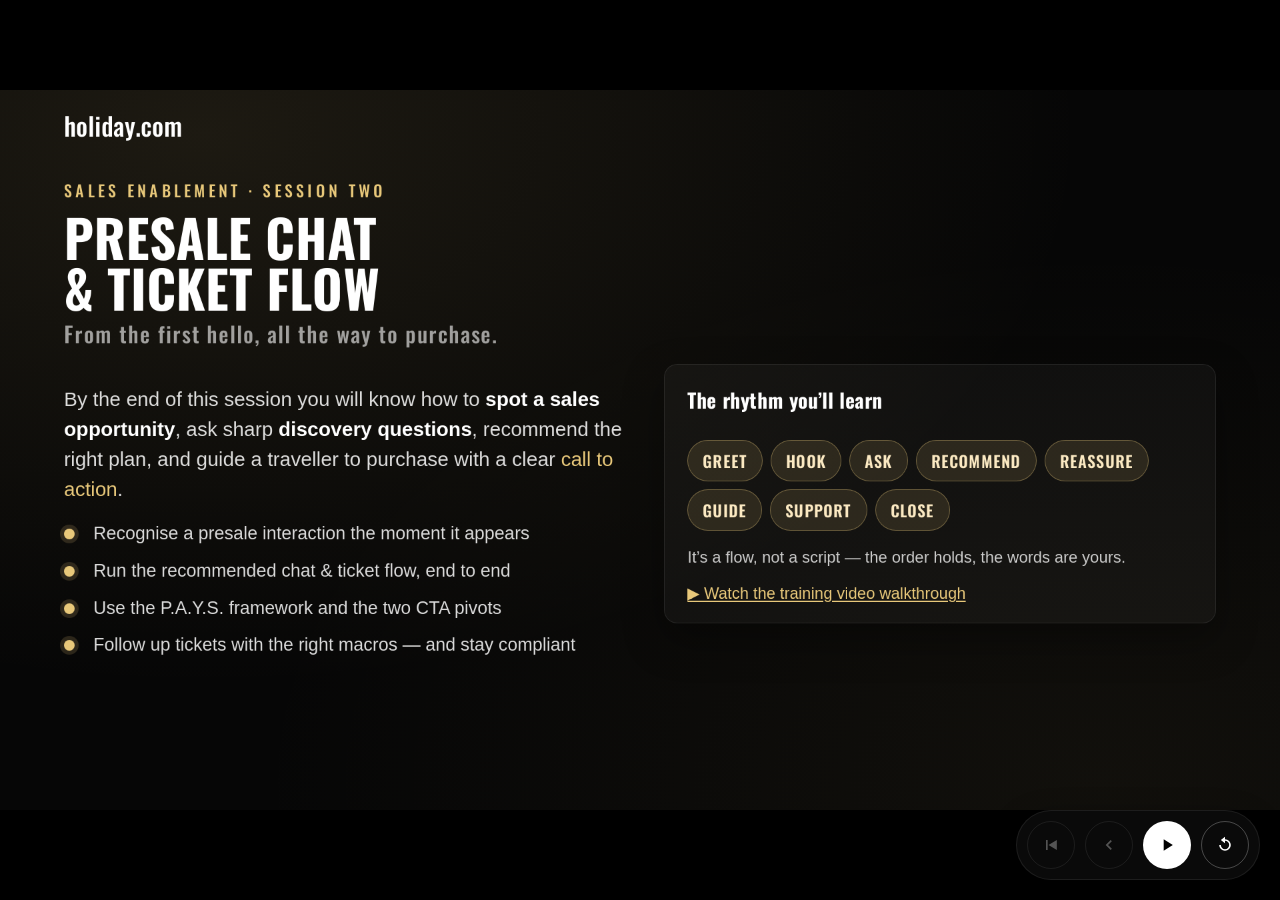
<file: sales-enablement/project/Presale Chat & Ticket Flow.html>
<!doctype html>
<html lang="en">
<head>
<meta charset="utf-8">
<title>Presale Chat & Ticket Flow — Training</title>
<meta name="viewport" content="width=device-width,initial-scale=1">
<link rel="preconnect" href="https://fonts.googleapis.com">
<link rel="preconnect" href="https://fonts.gstatic.com" crossorigin>
<link href="https://fonts.googleapis.com/css2?family=Oswald:wght@400;500;600;700&family=Roboto:ital,wght@0,300;0,400;0,500;0,700;1,300;1,400;1,700&display=swap" rel="stylesheet">
<style>
  /* deck-stage tweaks --------------------------------------------------- */
  deck-stage:not(:defined) { visibility: hidden; }
  html, body { background:#000; margin:0; padding:0; height:100%; overflow:hidden; color:#fff; }
  body { font-family: 'Roboto', system-ui, -apple-system, sans-serif; }

  /* ============== Slide canvas system (1920x1080) ============== */
  deck-stage > section {
    position: relative;
    width: 1920px; height: 1080px;
    color: #fff;
    overflow: hidden;
    background:
      radial-gradient(ellipse at 16% 6%, rgba(232,200,122,0.10), transparent 58%),
      radial-gradient(ellipse at 86% 96%, rgba(232,200,122,0.05), transparent 55%),
      #060606;
  }

  /* Brand badge */
  .brand {
    position: absolute; top: 0; left: 0;
    padding: 34px 0 0 96px;
    font-family: 'Oswald', sans-serif; font-weight: 500;
    font-size: 38px; letter-spacing: 0.01em; line-height: 1;
    color: #fff; z-index: 10;
  }

  /* Shared inner frame */
  .slide-inner {
    position: absolute; inset: 132px 96px 84px 96px;
    display: flex; flex-direction: column;
  }
  .slide-head { flex: 0 0 auto; margin-bottom: 30px; }
  .eyebrow {
    font-family: 'Oswald', sans-serif; font-weight: 500;
    font-size: 24px; letter-spacing: 0.22em; text-transform: uppercase;
    color: #e8c87a; margin-bottom: 14px;
  }
  .title {
    font-family: 'Oswald', sans-serif; font-weight: 700;
    font-size: 78px; line-height: 0.98; letter-spacing: 0.005em;
    text-transform: uppercase; color: #fff; margin: 0;
  }
  .title small { display:block; font-size: 0.42em; font-weight: 500; letter-spacing: 0.06em; color: rgba(255,255,255,0.6); margin-top: 14px; text-transform: none; }
  .slide-body { flex: 1 1 auto; min-height: 0; }

  .lead { font-weight: 300; font-size: 30px; line-height: 1.5; color: rgba(255,255,255,0.86); max-width: 1500px; }
  .lead strong { font-weight: 700; color:#fff; }
  .lead em { color:#e8c87a; font-style: normal; font-weight: 500; }

  /* Generic layout helpers */
  .cols { display: grid; gap: 40px; height: 100%; align-content: start; }
  .cols-2 { grid-template-columns: 1fr 1fr; }
  .cols-3 { grid-template-columns: repeat(3, 1fr); }
  .cols-4 { grid-template-columns: repeat(4, 1fr); }
  .split { display: grid; grid-template-columns: 1.02fr 1fr; gap: 56px; height: 100%; align-items: start; }

  /* Card */
  .card {
    background: rgba(255,255,255,0.035);
    border: 1px solid rgba(255,255,255,0.09);
    border-radius: 20px;
    padding: 30px 34px;
    box-shadow: 0 24px 60px rgba(0,0,0,0.35);
  }
  .card .k {
    font-family: 'Oswald', sans-serif; font-weight: 700;
    font-size: 30px; letter-spacing: 0.02em; color: #fff; margin: 0 0 10px;
    display: flex; align-items: baseline; gap: 14px;
  }
  .card .k .n {
    font-size: 22px; color:#e8c87a; letter-spacing: 0.12em;
    border: 1.5px solid rgba(232,200,122,0.5); border-radius: 8px;
    padding: 2px 10px; flex: 0 0 auto;
  }
  .card p { margin: 0; font-weight: 300; font-size: 23px; line-height: 1.45; color: rgba(255,255,255,0.78); }
  .card .quote { margin-top: 14px; font-style: italic; color:#e8c87a; font-size: 22px; line-height: 1.4; }
  .card.tight { padding: 24px 28px; }

  /* Objectives list */
  .obj { list-style: none; margin: 0; padding: 0; display: flex; flex-direction: column; gap: 18px; }
  .obj li { position: relative; padding-left: 44px; font-weight: 300; font-size: 27px; line-height: 1.4; color: rgba(255,255,255,0.85); }
  .obj li::before {
    content: ''; position: absolute; left: 0; top: 11px;
    width: 16px; height: 16px; border-radius: 50%;
    background: #e8c87a; box-shadow: 0 0 0 6px rgba(232,200,122,0.16);
  }

  /* Rhythm strip / pills */
  .rhythm { display:flex; flex-wrap: wrap; gap: 12px; margin-top: 6px; }
  .pill {
    font-family: 'Oswald', sans-serif; font-weight: 600; font-size: 24px;
    letter-spacing: 0.05em; text-transform: uppercase;
    padding: 12px 22px; border-radius: 999px;
    background: rgba(232,200,122,0.12); border: 1px solid rgba(232,200,122,0.4); color: #fbe9c2;
  }

  /* Numbered flow chips (overview) */
  .flow { display: grid; grid-template-columns: repeat(4, 1fr); gap: 20px; }
  .flow-step {
    background: rgba(255,255,255,0.04); border: 1px solid rgba(255,255,255,0.1);
    border-radius: 18px; padding: 22px 24px; position: relative; min-height: 132px;
  }
  .flow-step .num {
    font-family: 'Oswald', sans-serif; font-weight: 700; font-size: 30px;
    color: #060606; background: #e8c87a; border-radius: 10px;
    width: 46px; height: 46px; display: flex; align-items: center; justify-content: center;
    margin-bottom: 14px;
  }
  .flow-step h3 { margin: 0; font-family: 'Oswald', sans-serif; font-weight: 600; font-size: 27px; letter-spacing: 0.01em; line-height: 1.12; }

  /* Feature grid */
  .feat { display: grid; grid-template-columns: repeat(5, 1fr); gap: 22px; }
  .feat .card { display: flex; flex-direction: column; gap: 12px; padding: 28px 24px; }
  .feat .ftag { font-family:'Oswald',sans-serif; font-weight:700; font-size:38px; color:#e8c87a; line-height: 1; }
  .feat h3 { margin: 0; font-family:'Oswald',sans-serif; font-weight:600; font-size: 25px; line-height: 1.15; }
  .feat p { font-size: 21px; }

  /* Pain → Solution rows */
  .pairs { display: grid; grid-template-columns: 1fr 1fr; gap: 22px 30px; }
  .pair { display:grid; grid-template-columns: 1fr auto 1fr; align-items: center; gap: 18px;
    background: rgba(255,255,255,0.035); border:1px solid rgba(255,255,255,0.09); border-radius: 18px; padding: 22px 26px; }
  .pair .pain { font-weight: 300; font-size: 23px; color: rgba(255,255,255,0.82); line-height: 1.35; }
  .pair .pain b { display:block; font-family:'Oswald',sans-serif; font-weight:600; font-size: 17px; letter-spacing: 0.16em; text-transform: uppercase; color:#e2867a; margin-bottom: 6px; }
  .pair .arrow { color:#e8c87a; font-size: 34px; font-weight: 700; }
  .pair .sol { font-weight: 300; font-size: 23px; color:#fff; line-height: 1.35; }
  .pair .sol b { display:block; font-family:'Oswald',sans-serif; font-weight:700; font-size: 17px; letter-spacing: 0.16em; text-transform: uppercase; color:#9ee5a8; margin-bottom: 6px; }

  /* PAYS columns */
  .pays { display:grid; grid-template-columns: repeat(4,1fr); gap: 24px; height: 100%; align-content:start; }
  .pays .card { display:flex; flex-direction:column; }
  .pays .letter { font-family:'Oswald',sans-serif; font-weight:700; font-size: 86px; line-height: 0.9; color:#e8c87a; }
  .pays h3 { margin: 6px 0 12px; font-family:'Oswald',sans-serif; font-weight:600; font-size: 27px; letter-spacing:0.01em; }
  .pays p { font-size: 21px; }
  .pays .quote { margin-top: auto; }

  /* Pivot cards */
  .pivot { display:flex; flex-direction:column; gap: 16px; }
  .pivot .badge { align-self:flex-start; font-family:'Oswald',sans-serif; font-weight:700; font-size: 20px; letter-spacing:0.14em; text-transform:uppercase; color:#060606; background:#e8c87a; padding:6px 16px; border-radius: 999px; }
  .pivot .when { font-weight:300; font-size: 24px; color: rgba(255,255,255,0.75); }
  .pivot .say { background: rgba(232,200,122,0.08); border-left: 4px solid #e8c87a; border-radius: 0 12px 12px 0; padding: 18px 22px; font-style: italic; font-size: 24px; line-height: 1.45; color:#fbe9c2; }

  /* Follow-up timeline */
  .timeline { display:flex; flex-direction:column; gap: 16px; }
  .tl-row { display:grid; grid-template-columns: 200px 1fr; gap: 24px; align-items:stretch; }
  .tl-when { font-family:'Oswald',sans-serif; font-weight:700; font-size: 26px; color:#e8c87a; display:flex; align-items:center; letter-spacing:0.02em; }
  .tl-when small { display:block; font-family:'Roboto',sans-serif; font-weight:300; font-size: 18px; color: rgba(255,255,255,0.55); letter-spacing:0; }
  .tl-card { background: rgba(255,255,255,0.035); border:1px solid rgba(255,255,255,0.09); border-radius: 16px; padding: 18px 24px; }
  .tl-card h3 { margin: 0 0 6px; font-family:'Oswald',sans-serif; font-weight:600; font-size: 24px; }
  .tl-card p { margin: 0; font-weight: 300; font-size: 21px; line-height: 1.4; color: rgba(255,255,255,0.78); }

  /* Callout */
  .callout {
    margin-top: 22px; background: rgba(226,134,122,0.10);
    border: 1px solid rgba(226,134,122,0.4); border-radius: 16px; padding: 20px 26px;
    font-weight: 300; font-size: 23px; line-height: 1.45; color: #f6d9d3;
  }
  .callout b { font-weight: 700; color: #fff; }

  /* Resource link cards */
  .resources { display:grid; grid-template-columns: repeat(3,1fr); gap: 26px; }
  .res {
    display:flex; flex-direction:column; gap: 12px;
    background: rgba(255,255,255,0.035); border:1px solid rgba(255,255,255,0.1);
    border-radius: 20px; padding: 30px 30px; text-decoration: none; color:#fff;
    transition: border-color 180ms, background 180ms, transform 180ms;
  }
  .res:hover { border-color: rgba(232,200,122,0.6); background: rgba(232,200,122,0.06); transform: translateY(-3px); }
  .res .rk { font-family:'Oswald',sans-serif; font-weight:600; font-size: 28px; color:#e8c87a; }
  .res p { margin: 0; font-weight: 300; font-size: 21px; line-height: 1.4; color: rgba(255,255,255,0.78); }
  .res .go { margin-top: auto; font-family:'Oswald',sans-serif; font-size: 19px; letter-spacing: 0.1em; text-transform: uppercase; color: rgba(255,255,255,0.55); }

  /* Inline links */
  a.link { color: #e8c87a; text-decoration: underline; text-underline-offset: 3px; text-decoration-thickness: 1.5px; }
  a.link:hover { color: #fbe9c2; }
  .macro-list { list-style: none; margin: 0; padding: 0; display:flex; flex-direction:column; gap: 10px; }
  .macro-list a { display:inline-flex; align-items:center; gap: 10px; color:#fbe9c2; text-decoration:none; font-size: 21px; }
  .macro-list a::before { content:'▸'; color:#e8c87a; }
  .macro-list a:hover { color:#fff; text-decoration: underline; text-underline-offset: 3px; }

  /* Closing */
  .thanks { font-family:'Oswald',sans-serif; font-weight:700; font-size: 132px; line-height: 0.92; text-transform: uppercase; }
  .thanks small { display:block; font-size: 0.22em; font-weight: 500; letter-spacing: 0.06em; color:#e8c87a; margin-top: 18px; text-transform: none; }

  /* ====== Order-the-Flow activity slot styling (kept here so activities.css stays shared) ====== */
  .flow-slot {
    display:flex; align-items:center; gap: 16px;
    background: rgba(255,255,255,0.03); border: 1.5px dashed rgba(255,255,255,0.16);
    border-radius: 14px; padding: 12px 18px; cursor: pointer; transition: all 160ms ease;
  }
  .flow-slot:hover { border-color: rgba(232,200,122,0.45); }
  .flow-slot-n {
    font-family:'Oswald',sans-serif; font-weight:700; font-size: 24px; color:#e8c87a;
    width: 40px; height: 40px; flex: 0 0 auto; display:flex; align-items:center; justify-content:center;
    border: 1.5px solid rgba(232,200,122,0.4); border-radius: 10px;
  }
  .flow-slot-label { font-size: 23px; font-weight: 300; color: rgba(255,255,255,0.55); }
  .flow-slot.is-filled { border-style: solid; border-color: rgba(126,211,158,0.5); background: rgba(126,211,158,0.08); cursor: default; }
  .flow-slot.is-filled .flow-slot-n { border-color: rgba(126,211,158,0.6); color:#9ee5a8; }
  .flow-slot.is-filled .flow-slot-label { color:#fff; font-weight: 400; }
  .flow-slot--shake { animation: shake 0.4s ease; }
  .flow-chip.is-placed { opacity: 0.28; pointer-events: none; }
  .flow-chip .act-snip-text { font-size: 23px; }

  /* ============== Narration bar (bottom-right) ============== */
  #narration-bar {
    position: fixed; right: 20px; bottom: 20px; z-index: 9000;
    display: flex; align-items: center; gap: 10px; padding: 10px;
    background: rgba(14,14,14,0.78); border: 1px solid rgba(255,255,255,0.08);
    border-radius: 999px; backdrop-filter: blur(18px) saturate(120%);
    -webkit-backdrop-filter: blur(18px) saturate(120%);
    box-shadow: 0 8px 28px rgba(0,0,0,0.4); user-select: none;
  }
  .nb-btn {
    display: inline-flex; align-items: center; justify-content: center;
    background: #fff; color: #000; border: none; width: 48px; height: 48px;
    border-radius: 999px; cursor: pointer; transition: transform 120ms ease, background 120ms ease;
  }
  .nb-btn:hover { transform: scale(1.05); }
  .nb-btn:active { transform: scale(0.96); }
  .nb-btn.is-playing { background: #e8e8e8; }
  .nb-btn.nb-replay, .nb-btn.nb-back, .nb-btn.nb-home {
    background: transparent; color: #fff; border: 1px solid rgba(255,255,255,0.25);
  }
  .nb-btn.nb-replay:hover, .nb-btn.nb-back:hover, .nb-btn.nb-home:hover { background: rgba(255,255,255,0.10); }
  .nb-btn.is-next {
    background: #e8c87a; color: #111; border-color: #e8c87a;
    box-shadow: 0 4px 18px rgba(232,200,122,0.4); animation: nb-next-pulse 1.6s ease-out 2;
  }
  .nb-btn.is-next:hover { background: #f0d690; transform: scale(1.05); }
  @keyframes nb-next-pulse {
    0%   { box-shadow: 0 4px 18px rgba(232,200,122,0.4), 0 0 0 0 rgba(232,200,122,0.55); }
    70%  { box-shadow: 0 4px 18px rgba(232,200,122,0.4), 0 0 0 12px rgba(232,200,122,0); }
    100% { box-shadow: 0 4px 18px rgba(232,200,122,0.4), 0 0 0 0 rgba(232,200,122,0); }
  }
  .nb-btn.is-disabled, .nb-btn:disabled { opacity: 0.3; cursor: not-allowed; pointer-events: none; }
  @keyframes shake {
    0%, 100% { transform: translateX(0); }
    20% { transform: translateX(-6px); } 40% { transform: translateX(6px); }
    60% { transform: translateX(-3px); } 80% { transform: translateX(3px); }
  }
</style>
<link rel="stylesheet" href="activities.css">
</head>
<body>

<deck-stage width="1920" height="1080" no-rail>

  <!-- 1 — TITLE / LEARNING OBJECTIVES -->
  <section class="slide s1" data-label="01 Presale Flow — Intro">
    <div class="brand">holiday.com</div>
    <div class="slide-inner">
      <div class="slide-head">
        <div class="eyebrow">Sales Enablement · Session Two</div>
        <h1 class="title">Presale Chat<br>&amp; Ticket Flow<small>From the first hello, all the way to purchase.</small></h1>
      </div>
      <div class="slide-body split">
        <div>
          <p class="lead" style="margin-bottom:26px;">By the end of this session you will know how to <strong>spot a sales opportunity</strong>, ask sharp <strong>discovery questions</strong>, recommend the right plan, and guide a traveller to purchase with a clear <em>call to action</em>.</p>
          <ul class="obj">
            <li>Recognise a presale interaction the moment it appears</li>
            <li>Run the recommended chat &amp; ticket flow, end to end</li>
            <li>Use the P.A.Y.S. framework and the two CTA pivots</li>
            <li>Follow up tickets with the right macros — and stay compliant</li>
          </ul>
        </div>
        <div class="card" style="display:flex;flex-direction:column;gap:22px;">
          <div class="k">The rhythm you’ll learn</div>
          <div class="rhythm">
            <span class="pill">Greet</span><span class="pill">Hook</span><span class="pill">Ask</span>
            <span class="pill">Recommend</span><span class="pill">Reassure</span><span class="pill">Guide</span>
            <span class="pill">Support</span><span class="pill">Close</span>
          </div>
          <p style="margin:0;font-weight:300;font-size:24px;line-height:1.5;color:rgba(255,255,255,0.78);">It’s a flow, not a script — the order holds, the words are yours.</p>
          <a class="link" style="font-size:24px;" href="https://docs.google.com/videos/d/1A5q90l1xLhQwuu_ebZovg3eT29oeOKqzJHxhT-Z0JHY/edit?usp=sharing" target="_blank" rel="noopener">▶ Watch the training video walkthrough</a>
        </div>
      </div>
    </div>
  </section>

  <!-- 2 — WHAT IS A PRESALE INTERACTION? -->
  <section class="slide s2" data-label="02 What is a presale">
    <div class="brand">holiday.com</div>
    <div class="slide-inner">
      <div class="slide-head">
        <div class="eyebrow">Defining the moment</div>
        <h1 class="title">What Is a Presale<br>Interaction?</h1>
      </div>
      <div class="slide-body split">
        <div>
          <p class="lead">A presale is <strong>interest + no active plan + an opening</strong>. The instant you see all three, your role changes — you’re no longer answering a question, you’re <em>understanding a need</em> and recommending the most suitable plan.</p>
          <p class="lead" style="margin-top:26px;">Most chats in your queue are already presales. Train your eye: the opportunity is almost always there. The only question is whether you see it in time.</p>
        </div>
        <div class="cols cols-3" style="grid-template-columns:1fr;gap:20px;">
          <div class="card tight"><div class="k"><span class="n">1</span>Interest</div><p>The customer asks about our eSIM service.</p></div>
          <div class="card tight"><div class="k"><span class="n">2</span>No active plan</div><p>They don’t yet have a live data plan.</p></div>
          <div class="card tight"><div class="k"><span class="n">3</span>An opening</div><p>The conversation lets you guide them toward a purchase.</p></div>
        </div>
      </div>
    </div>
  </section>

  <!-- 3 — THE CALL TO ACTION -->
  <section class="slide s3" data-label="03 Call to action">
    <div class="brand">holiday.com</div>
    <div class="slide-inner">
      <div class="slide-head">
        <div class="eyebrow">Never end on a full stop</div>
        <h1 class="title">The Call to Action</h1>
      </div>
      <div class="slide-body split">
        <div>
          <p class="lead">Every presale chat should end with a clear <em>CTA</em> — the next step, made obvious and easy. Without one, even a perfect chat leaks. With one, you close the loop.</p>
          <div class="callout" style="margin-top:28px;background:rgba(232,200,122,0.08);border-color:rgba(232,200,122,0.4);color:#fbe9c2;">
            <b>The rule:</b> end on a door, not a full stop. <em>“Shall I share the link?” · “Would you like me to set this up with you?”</em>
          </div>
        </div>
        <div style="display:flex;flex-direction:column;gap:20px;">
          <div class="card tight"><div class="k">Three forms of a CTA</div>
            <p>① Recommend a specific plan &nbsp; ② Share a purchase link &nbsp; ③ Offer to walk them through checkout.</p></div>
          <div class="cols cols-3">
            <div class="card tight"><p style="color:#fff;font-size:24px;">Feel <strong>confident</strong></p></div>
            <div class="card tight"><p style="color:#fff;font-size:24px;">Take the <strong>next step</strong></p></div>
            <div class="card tight"><p style="color:#fff;font-size:24px;">Complete the <strong>purchase</strong></p></div>
          </div>
        </div>
      </div>
    </div>
  </section>

  <!-- 4 — KEY FEATURES -->
  <section class="slide s4" data-label="04 Key features">
    <div class="brand">holiday.com</div>
    <div class="slide-inner">
      <div class="slide-head">
        <div class="eyebrow">Tools, not a checklist</div>
        <h1 class="title">Key Features to Highlight</h1>
      </div>
      <div class="slide-body" style="display:flex;flex-direction:column;gap:34px;">
        <p class="lead">Five hero features. Don’t dump all five — pick the one or two that match what the customer just told you.</p>
        <div class="feat">
          <div class="card"><div class="ftag">✓</div><h3>Compatibility</h3><p>Works with supported iPhone &amp; Android models.</p></div>
          <div class="card"><div class="ftag">150+</div><h3>Destinations</h3><p>One hundred and fifty plus supported countries.</p></div>
          <div class="card"><div class="ftag">1</div><h3>eSIM for life</h3><p>One eSIM, usable across multiple destinations.</p></div>
          <div class="card"><div class="ftag">50%</div><h3>Launch offer</h3><p>Half off for the first 500,000 travellers.</p></div>
          <div class="card"><div class="ftag">6mo</div><h3>Refund policy</h3><p>Six-month refund on unused data plans.</p></div>
        </div>
        <div class="cols cols-3" style="grid-template-columns:repeat(3,1fr);gap:20px;">
          <div class="card tight"><p><strong>Nervous first-timer →</strong> lead with the refund policy.</p></div>
          <div class="card tight"><p><strong>Frequent flyer →</strong> lead with one eSIM for life.</p></div>
          <div class="card tight"><p><strong>Deal hunter →</strong> lead with the 50% off.</p></div>
        </div>
      </div>
    </div>
  </section>

  <!-- 5 — THE PRESALE CHAT FLOW -->
  <section class="slide s5" data-label="05 The chat flow">
    <div class="brand">holiday.com</div>
    <div class="slide-inner">
      <div class="slide-head">
        <div class="eyebrow">The path you walk every chat</div>
        <h1 class="title">The Presale Chat Flow</h1>
      </div>
      <div class="slide-body" style="display:flex;flex-direction:column;gap:34px;">
        <div class="flow">
          <div class="flow-step"><div class="num">1</div><h3>Greeting &amp; Acknowledgement</h3></div>
          <div class="flow-step"><div class="num">2</div><h3>Promotion &amp; Expectations</h3></div>
          <div class="flow-step"><div class="num">3</div><h3>Discovery / Probing</h3></div>
          <div class="flow-step"><div class="num">4</div><h3>Recommend the Best Plan</h3></div>
          <div class="flow-step"><div class="num">5</div><h3>Highlight Key Benefits</h3></div>
          <div class="flow-step"><div class="num">6</div><h3>Guide to Purchase</h3></div>
          <div class="flow-step"><div class="num">7</div><h3>Offer Continued Support</h3></div>
          <div class="flow-step"><div class="num">8</div><h3>Close the Interaction</h3></div>
        </div>
        <div>
          <p class="lead" style="margin-bottom:14px;">Eight stages collapse into one rhythm you can feel:</p>
          <div class="rhythm">
            <span class="pill">Greet</span><span class="pill">Hook</span><span class="pill">Ask</span>
            <span class="pill">Recommend</span><span class="pill">Reassure</span><span class="pill">Guide</span>
            <span class="pill">Support</span><span class="pill">Close</span>
          </div>
        </div>
      </div>
    </div>
  </section>

  <!-- 6 — STAGES 1–3 -->
  <section class="slide s6" data-label="06 Greet · Hook · Ask">
    <div class="brand">holiday.com</div>
    <div class="slide-inner">
      <div class="slide-head">
        <div class="eyebrow">Stages one to three</div>
        <h1 class="title">Greet · Hook · Ask</h1>
      </div>
      <div class="slide-body" style="display:flex;flex-direction:column;gap:22px;">
        <div class="card"><div class="k"><span class="n">1</span>Greeting &amp; Acknowledgement</div>
          <p>Be friendly and approachable. Confirm you can help with their eSIM questions — and don’t overwhelm them all at once. A warm hello buys you the whole conversation.</p></div>
        <div class="card"><div class="k"><span class="n">2</span>Promotion &amp; Setting Expectations</div>
          <p>Right after their first question, position the offer to keep attention and prevent disconnects.</p>
          <p class="quote">“Yes, we offer a plan that works in China. We’re also running 50% off for our first 500,000 travellers. If you’d like, share your travel details and I’ll guide you to the best option.”</p></div>
        <div class="card"><div class="k"><span class="n">3</span>Discovery / Probing Questions</div>
          <p>Understand needs before recommending. Ask about <strong>destination</strong>, <strong>travel dates</strong>, <strong>device compatibility</strong>, and <strong>use case</strong> — one or two at a time, personalised. Never a long list, never a form.</p></div>
      </div>
    </div>
  </section>

  <!-- 7 — STAGES 4–6 + CLOSE -->
  <section class="slide s7" data-label="07 Recommend · Guide · Close">
    <div class="brand">holiday.com</div>
    <div class="slide-inner">
      <div class="slide-head">
        <div class="eyebrow">Stages four to eight</div>
        <h1 class="title">Recommend · Guide · Close</h1>
      </div>
      <div class="slide-body" style="display:flex;flex-direction:column;gap:20px;">
        <div class="cols cols-2" style="gap:20px;">
          <div class="card tight"><div class="k"><span class="n">4</span>Recommend</div>
            <p>Tie the plan to their words: <em>“Based on your trip, our Japan 7-day unlimited plan would be a great fit.”</em> One or two recommendations — never a menu.</p></div>
          <div class="card tight"><div class="k"><span class="n">5</span>Reassure</div>
            <p>If they hesitate: instant delivery, no physical SIM, easy install, and 24/7 live chat support.</p></div>
        </div>
        <div class="card"><div class="k"><span class="n">6</span>Guide to Purchase</div>
          <p>Download the holiday.com app → sign up → select destination → choose duration → enter payment → checkout.</p></div>
        <div class="callout"><b>Critical:</b> travellers have <b>365 days</b> to install &amp; activate. To avoid early activation, only tap <b>“Turn on eSIM”</b> after arrival. Say this clearly — it prevents a very common mistake.</div>
        <div class="cols cols-2" style="gap:20px;">
          <div class="card tight"><div class="k"><span class="n">7</span>Offer Support</div><p>“If anything comes up during install or travel, our team is here anytime.”</p></div>
          <div class="card tight"><div class="k"><span class="n">8</span>Close Warmly</div><p>“In the meantime, is there anything else I can help with?”</p></div>
        </div>
      </div>
    </div>
  </section>

  <!-- ACTIVITY 1 — ORDER THE FLOW -->
  <section class="activity" data-activity="order-the-flow" data-label="A1 Order the Flow" data-noadvance>
    <div class="brand">holiday.com</div>
    <div class="activity-root"></div>
  </section>

  <!-- 8 — VALUE-FIRST MINDSET / THE PLAY -->
  <section class="slide s8" data-label="08 Value-first mindset">
    <div class="brand">holiday.com</div>
    <div class="slide-inner">
      <div class="slide-head">
        <div class="eyebrow">The play · customer education beats persuasion</div>
        <h1 class="title">The Value-First Mindset</h1>
      </div>
      <div class="slide-body" style="display:flex;flex-direction:column;gap:26px;">
        <p class="lead">We don’t sell data bundles — we map a traveller’s <strong>frustration</strong> to the feature that <em>solves it</em>.</p>
        <div class="pairs">
          <div class="pair"><div class="pain"><b>Pain</b>Wasting money on fixed bundles</div><div class="arrow">→</div><div class="sol"><b>Flexibility</b>Pay-per-Day — pay for the exact days you need</div></div>
          <div class="pair"><div class="pain"><b>Pain</b>A new QR code every trip</div><div class="arrow">→</div><div class="sol"><b>Permanence</b>One eSIM for life — one install, 150+ destinations</div></div>
          <div class="pair"><div class="pain"><b>Pain</b>Losing access to your home number</div><div class="arrow">→</div><div class="sol"><b>Zero interruption</b>Runs alongside your physical SIM — keeps messaging &amp; 2FA live</div></div>
          <div class="pair"><div class="pain"><b>Pain</b>Unsure when to activate</div><div class="arrow">→</div><div class="sol"><b>Risk-free planning</b>365-day window — buy now, activate on arrival</div></div>
        </div>
      </div>
    </div>
  </section>

  <!-- 9 — PAYS FRAMEWORK -->
  <section class="slide s9" data-label="09 PAYS framework">
    <div class="brand">holiday.com</div>
    <div class="slide-inner">
      <div class="slide-head">
        <div class="eyebrow">Quick, feature-first value selling</div>
        <h1 class="title">The P.A.Y.S. Framework</h1>
      </div>
      <div class="slide-body">
        <div class="pays">
          <div class="card"><div class="letter">P</div><h3>Profile</h3><p>Find the pain point in 2–3 messages.</p><p class="quote">“What was the most frustrating part of getting online on your last trip?”</p></div>
          <div class="card"><div class="letter">A</div><h3>Assess &amp; Articulate</h3><p>Instantly present the one feature that solves the pain they named. Lead with the solution.</p></div>
          <div class="card"><div class="letter">Y</div><h3>Yield Incentives</h3><p>Create urgency: 50% off is limited to our first 500,000 travellers.</p></div>
          <div class="card"><div class="letter">S</div><h3>Secure Commitment</h3><p>Confirm the benefit fits, then use the discount to guide a warm close.</p><p class="quote">“So, getting the exact days you need works for you?”</p></div>
        </div>
      </div>
    </div>
  </section>

  <!-- 10 — MASTER THE PIVOT -->
  <section class="slide s10" data-label="10 Master the pivot">
    <div class="brand">holiday.com</div>
    <div class="slide-inner">
      <div class="slide-head">
        <div class="eyebrow">Strategic CTA placement</div>
        <h1 class="title">Master the Pivot</h1>
      </div>
      <div class="slide-body" style="display:flex;flex-direction:column;gap:24px;">
        <p class="lead">A great CTA never feels like an interruption. Deploy your strongest ones at <em>two conversational pivots</em>.</p>
        <div class="cols cols-2" style="gap:30px;">
          <div class="card pivot">
            <span class="badge">Pivot 1 · After the “A”</span>
            <div class="when">Post-value — capitalise on the “aha” the moment you match pain to feature.</div>
            <div class="say">“That hassle is gone with holiday.com. Install your permanent profile now, so you never download another QR code again.”</div>
          </div>
          <div class="card pivot">
            <span class="badge">Pivot 2 · After the “Y”</span>
            <div class="when">Post-incentive — leverage genuine F.O.M.O. right after the 50% offer.</div>
            <div class="say">“The 50% deal ends at 500,000 travellers, and we’re nearing the limit. Configure your days now to lock in the discount.”</div>
          </div>
        </div>
        <div class="callout"><b>Ethics rule:</b> F.O.M.O. must always be true — real limits, real lead times. Honest urgency converts; fake urgency destroys trust.</div>
      </div>
    </div>
  </section>

  <!-- 11 — TICKETS & FOLLOW-UP -->
  <section class="slide s11" data-label="11 Tickets & follow-up">
    <div class="brand">holiday.com</div>
    <div class="slide-inner">
      <div class="slide-head">
        <div class="eyebrow">When the chat doesn’t close live</div>
        <h1 class="title">Tickets &amp; the Follow-Up Sequence</h1>
      </div>
      <div class="slide-body split" style="grid-template-columns:1.25fr 1fr;gap:48px;">
        <div class="timeline">
          <div class="tl-row">
            <div class="tl-when">30–60 min<small>First follow-up</small></div>
            <div class="tl-card"><h3><a class="link" href="https://vpn-support.zendesk.com/admin/workspaces/agent-workspace/macros/50706531679643" target="_blank" rel="noopener">[HD] Presale Follow-Up 1 — Initial Contact</a></h3><p>Summarise their need, recommend a specific plan, mention the 6-month refund rule.</p></div>
          </div>
          <div class="tl-row">
            <div class="tl-when">Day 3<small>Second follow-up</small></div>
            <div class="tl-card"><h3><a class="link" href="https://vpn-support.zendesk.com/admin/workspaces/agent-workspace/macros/50706552827675" target="_blank" rel="noopener">[HD] Presale Follow-Up 2 — Third Day Check-In</a></h3><p>Offer more help; include a resource like a 60-second setup guide.</p></div>
          </div>
          <div class="tl-row">
            <div class="tl-when">Day 7<small>Final touch</small></div>
            <div class="tl-card"><h3>Presale Follow-Up 3 — final reminder</h3>
              <p class="macro-list" style="margin-top:6px;">
                <a href="https://vpn-support.zendesk.com/admin/workspaces/agent-workspace/macros/50706694794907" target="_blank" rel="noopener">With account — invite last questions, offer future help</a>
                <a href="https://vpn-support.zendesk.com/admin/workspaces/agent-workspace/macros/50706591833627" target="_blank" rel="noopener">No account yet — last reminder + Privacy Policy link</a>
              </p></div>
          </div>
        </div>
        <div style="display:flex;flex-direction:column;gap:20px;">
          <div class="card tight"><div class="k">ZTF · Sales Opportunity</div>
            <p>Field options were updated to fit how eSIM plans work (e.g. “data plan” replaces “subscription”; added <em>Additional Purchase</em>).</p>
            <a class="link" style="font-size:21px;display:inline-block;margin-top:10px;" href="https://holidayinternalwiki.zendesk.com/hc/en-us/articles/45070821719451-Zendesk-Ticket-Fields" target="_blank" rel="noopener">Zendesk Ticket Fields (Wiki) →</a></div>
          <div class="callout" style="margin-top:0;"><b>Data compliance:</b> if consent is declined, or there’s no purchase by Day 7 — <b>delete the customer’s information</b>. Not optional.</div>
        </div>
      </div>
    </div>
  </section>

  <!-- 12 — NEXT STEPS & THANK YOU -->
  <section class="slide s12" data-label="12 Next steps & thank you">
    <div class="brand">holiday.com</div>
    <div class="slide-inner">
      <div class="slide-head">
        <div class="eyebrow">Stay current · confirm · reach out</div>
        <h1 class="title">Next Steps</h1>
      </div>
      <div class="slide-body" style="display:flex;flex-direction:column;gap:36px;">
        <p class="lead">For the most current information, always check the <strong>PQRA channel</strong> and the official <strong>Holiday Wiki</strong>. When you’re ready, confirm your acknowledgement. Anything unclear? Reach out to your <em>Shift Manager</em> or the <em>L&amp;C team</em> — we’d rather you ask than guess.</p>
        <div class="resources">
          <a class="res" href="https://polymoon.slack.com/archives/C09KC82RN58/p1773279564182019" target="_blank" rel="noopener">
            <div class="rk">PQRA channel</div><p>Latest pricing, plans &amp; presale answers, in Slack.</p><div class="go">Open Slack →</div></a>
          <a class="res" href="https://holidayinternalwiki.zendesk.com/hc/en-us/articles/47711660648603-Chat-Flow-Presale-Guidelines" target="_blank" rel="noopener">
            <div class="rk">Holiday Wiki</div><p>The full Chat-Flow Presale Guidelines article.</p><div class="go">Open Wiki →</div></a>
          <a class="res" href="https://docs.google.com/forms/d/e/1FAIpQLScFVVJkVBzfed8C1836pkrMKYdhxCZ92XXG-ii_dvXzvtjoHQ/viewform?usp=header" target="_blank" rel="noopener">
            <div class="rk">Acknowledge</div><p>Confirm you’ve completed this session.</p><div class="go">Open form →</div></a>
        </div>
        <div class="thanks">Thank you, team.<small>The flow is yours now — go guide your next traveller all the way home.</small></div>
      </div>
    </div>
  </section>

  <!-- ACTIVITY 2 — YOUR PLEDGE -->
  <section class="activity" data-activity="pledge-flow" data-label="A2 Your Pledge">
    <div class="brand">holiday.com</div>
    <div class="activity-root"></div>
  </section>

</deck-stage>

<script src="deck-stage.js"></script>
<script src="activities-flow.js"></script>
<script src="narration-flow.js"></script>

</body>
</html>
</file>
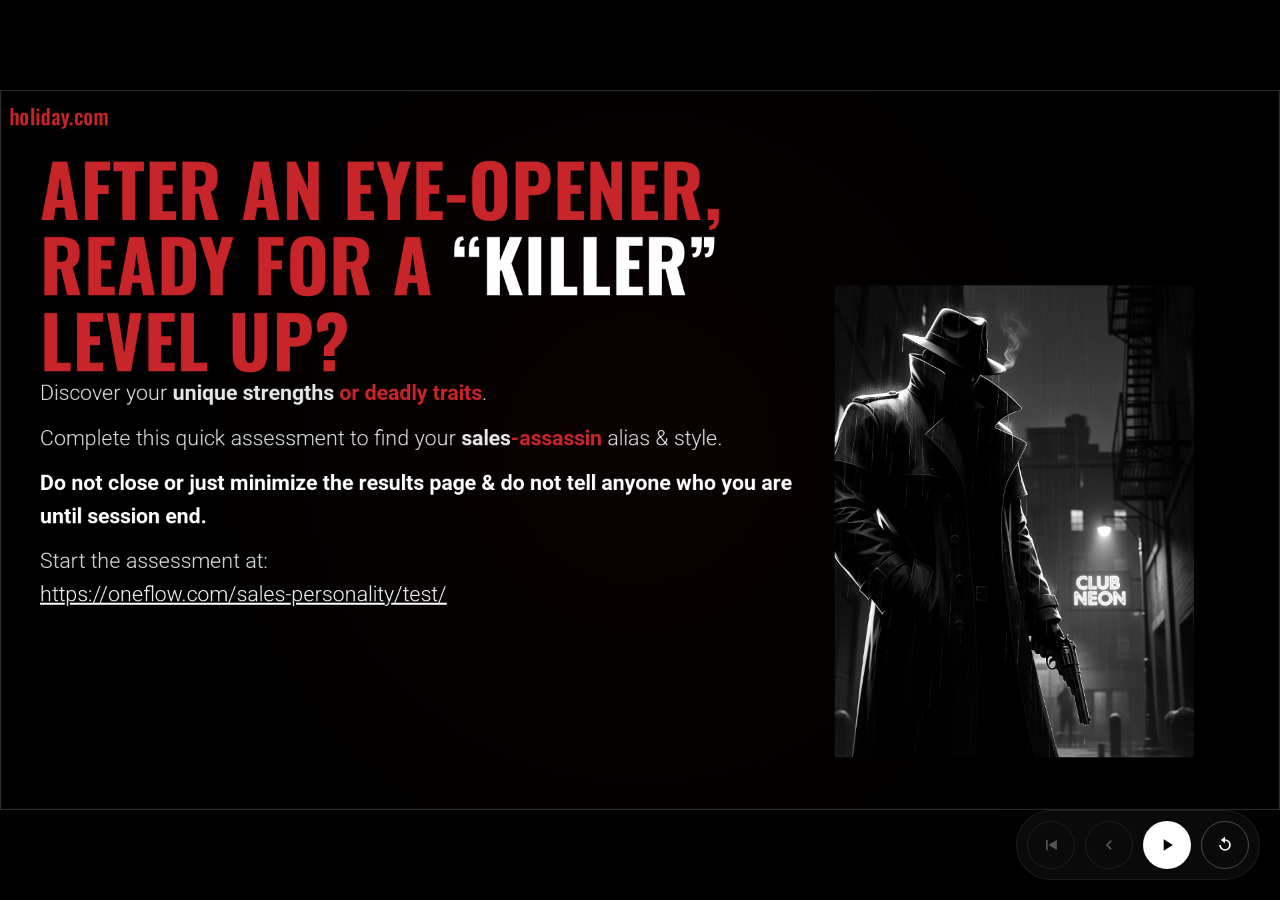
<file: sales-enablement/project/Sales Assassin Training.html>
<!doctype html>
<html lang="en">
<head>
<meta charset="utf-8">
<title>The Seven Deadly Traits of a Sales Assassin — Training</title>
<meta name="viewport" content="width=device-width,initial-scale=1">
<link rel="preconnect" href="https://fonts.googleapis.com">
<link rel="preconnect" href="https://fonts.gstatic.com" crossorigin>
<link href="https://fonts.googleapis.com/css2?family=Oswald:wght@400;500;600;700&family=Roboto:ital,wght@0,300;0,400;0,500;0,700;1,400&display=swap" rel="stylesheet">
<style>
  deck-stage:not(:defined) { visibility: hidden; }
  html, body { background:#000; margin:0; padding:0; height:100%; overflow:hidden; color:#fff; }
  body { font-family: 'Roboto', system-ui, -apple-system, sans-serif; }

  deck-stage > section {
    position: relative;
    width: 1920px; height: 1080px;
    background: #050505;
    color: #fff;
    overflow: hidden;
  }
  .brand {
    position: absolute;
    top: 22px; left: 28px;
    font-family: 'Oswald', sans-serif;
    font-weight: 500;
    font-size: 32px;
    letter-spacing: 0.01em;
    line-height: 1;
    color: #fff;
    z-index: 50;
  }
  /* Transition slide */
  .stx { background: #0a0a0a; }
  .stx .eyebrow { position: absolute; left: 88px; top: 300px; width: 1744px; font-size: 28px; letter-spacing: 0.18em; text-transform: uppercase; color: #c8252a; font-weight: 400; }
  .stx .title   { position: absolute; left: 88px; top: 360px; width: 1744px; font-size: 132px; line-height: 0.94; font-family: 'Oswald', sans-serif; font-weight: 700; text-transform: uppercase; color: #fff; }
  .stx .body    { position: absolute; left: 88px; top: 720px; width: 1400px; font-size: 28px; color: rgba(255,255,255,0.65); font-weight: 300; line-height: 1.5; }
  .stx .module  { position: absolute; right: 88px; top: 110px; font-family: 'Oswald', sans-serif; font-weight: 700; color: rgba(255,255,255,0.55); font-size: 26px; letter-spacing: 0.3em; text-transform: uppercase; }
  .stx .splash {
    position: absolute; right: 88px; bottom: 88px; width: 460px; height: 460px;
    background: radial-gradient(circle at 50% 50%, rgba(200,37,42,0.35), rgba(0,0,0,0) 65%);
    border-radius: 50%; z-index: 1;
  }
  .stx .splash::before {
    content: ""; position: absolute; inset: 36% 36%;
    background: #c8252a; border-radius: 50%;
    box-shadow: 0 0 80px 20px rgba(200,37,42,0.6);
  }

  /* Narration bar */
  #narration-bar {
    position: fixed; right: 20px; bottom: 20px; z-index: 9000;
    display: flex; align-items: center; gap: 10px; padding: 10px;
    background: rgba(14,14,14,0.78);
    border: 1px solid rgba(255,255,255,0.08);
    border-radius: 999px;
    backdrop-filter: blur(18px) saturate(120%);
    -webkit-backdrop-filter: blur(18px) saturate(120%);
    box-shadow: 0 8px 28px rgba(0,0,0,0.4);
    user-select: none;
  }
  .nb-btn {
    display: inline-flex; align-items: center; justify-content: center;
    background: #fff; color: #000; border: none;
    width: 48px; height: 48px; border-radius: 999px;
    cursor: pointer;
    transition: transform 120ms ease, background 120ms ease;
  }
  .nb-btn:hover { transform: scale(1.05); }
  .nb-btn:active { transform: scale(0.96); }
  .nb-btn.is-playing { background: #e8e8e8; }
  .nb-btn.nb-replay, .nb-btn.nb-back, .nb-btn.nb-home {
    background: transparent; color: #fff;
    border: 1px solid rgba(255,255,255,0.25);
  }
  .nb-btn.nb-replay:hover, .nb-btn.nb-back:hover, .nb-btn.nb-home:hover { background: rgba(255,255,255,0.10); }
  .nb-btn.is-next {
    background: #c8252a; color: #fff; border-color: #c8252a;
    box-shadow: 0 4px 18px rgba(200,37,42,0.5);
    animation: nb-next-pulse 1.6s ease-out 2;
  }
  .nb-btn.is-next:hover { background: #db3338; transform: scale(1.05); }
  @keyframes nb-next-pulse {
    0%   { box-shadow: 0 4px 18px rgba(200,37,42,0.5), 0 0 0 0 rgba(200,37,42,0.55); }
    70%  { box-shadow: 0 4px 18px rgba(200,37,42,0.5), 0 0 0 12px rgba(200,37,42,0); }
    100% { box-shadow: 0 4px 18px rgba(200,37,42,0.5), 0 0 0 0 rgba(200,37,42,0); }
  }
  .nb-btn.is-disabled, .nb-btn:disabled {
    opacity: 0.3; cursor: not-allowed; pointer-events: none;
  }

  /* Activity red theme */
  .act-shell.act-red {
    background: rgba(20,12,12,0.6);
    border-color: rgba(200,37,42,0.18);
  }
  .act-shell.act-red.is-pulse {
    box-shadow: 0 30px 80px rgba(200,37,42,0.35), 0 0 0 2px rgba(200,37,42,0.45) inset;
  }
  .act-eyebrow--red { color: #c8252a !important; }
  .act-shell.act-red .act-snip.is-selected {
    background: rgba(200,37,42,0.12);
    border-color: rgba(200,37,42,0.55);
    box-shadow: 0 0 0 3px rgba(200,37,42,0.2);
  }
  .act-shell.act-red .act-snip.is-correct {
    background: rgba(126,211,158,0.08);
    border-color: rgba(126,211,158,0.5);
  }
  .act-shell.act-red .act-snip-tag.is-correct { color: #7ed39e; }
  .act-shell.act-red .act-move:hover { border-color: rgba(200,37,42,0.55); }
  .act-shell.act-red .act-pledge-row textarea:focus { border-color: rgba(200,37,42,0.55); }
  .act-pledge-n--red { color: #c8252a !important; }
  .act-continue.act-continue--red.is-ready {
    background: #c8252a; color: #fff; border-color: #c8252a;
    box-shadow: 0 8px 28px rgba(200,37,42,0.45);
  }
  .act-continue.act-continue--red.is-ready:hover { background: #db3338; }
  .act-continue.act-continue--red.is-saved {
    background: #7ed39e; border-color: #7ed39e; color: #0a0a0a;
  }
  .act-frame-label {
    font-family: 'Oswald', sans-serif;
    font-weight: 700;
    color: #fff;
    letter-spacing: 0.04em;
    margin-right: 4px;
  }

  /* Each faithfully-rendered slide */
  .psp-slide div { box-sizing: border-box; }
  .psp-slide img { display: block; }
</style>
<link rel="stylesheet" href="activities.css">

</head>
<body>

<deck-stage width="1920" height="1080" no-rail>

    <!-- 1 -->
  <section class="psp-slide" data-label="01 Killer level up" style="background:#050505 url('assets-assassin/image1.png') center/cover no-repeat;">
    <div style="position:absolute;left:14px;top:15px;font-family:'Oswald',sans-serif;font-size:32px;color:#c8252a;font-weight:500;letter-spacing:0.01em;">holiday.com</div>
    <div style="position:absolute;left:60px;top:90px;width:1200px;font-family:'Oswald',sans-serif;font-weight:700;font-size:108px;line-height:1.05;color:#c8252a;text-transform:uppercase;letter-spacing:0.01em;">AFTER AN EYE-OPENER, READY FOR A <span style="color:#fff;">&ldquo;KILLER&rdquo;</span> LEVEL UP?</div>
    <div style="position:absolute;left:60px;top:430px;width:1180px;font-family:'Roboto',sans-serif;font-size:32px;line-height:1.55;color:rgba(255,255,255,0.9);font-weight:300;">
      <div style="margin-bottom:18px;">Discover your <strong>unique strengths <span style="color:#c8252a;">or deadly traits</span></strong>.</div>
      <div style="margin-bottom:18px;">Complete this quick assessment to find your <strong>sales<span style="color:#c8252a;">-assassin</span></strong> alias &amp; style.</div>
      <div style="margin-bottom:18px;font-weight:700;color:#fff;">Do not close or just minimize the results page &amp; do not tell anyone who you are until session end.</div>
      <div>Start the assessment at:</div>
      <div><a href="https://oneflow.com/sales-personality/test/" target="_blank" rel="noopener" style="color:#fff;text-decoration:underline;white-space:nowrap;">https://oneflow.com/sales-personality/test/</a></div>
    </div>
    <img style="position:absolute;left:1252px;top:293px;width:539px;height:708px;object-fit:cover;border-radius:4px;" src="assets-assassin/image16.jpg" alt="">
  </section>

    <!-- 2 -->
  <section class="psp-slide" data-label="02 What makes successful" style="background:#050505 url('assets-assassin/image1.png') center/cover no-repeat;">
    <div style="position:absolute;left:14px;top:15px;font-family:'Oswald',sans-serif;font-size:32px;color:#c8252a;font-weight:500;letter-spacing:0.01em;">holiday.com</div>
    <img style="position:absolute;left:923px;top:116px;width:75px;height:60px;object-fit:contain;" src="assets-assassin/image7.png" alt="">
    <div style="position:absolute;left:0;top:185px;width:1920px;text-align:center;font-family:'Oswald',sans-serif;font-weight:700;font-size:104px;line-height:1.05;text-transform:uppercase;letter-spacing:0.01em;color:#fff;">WHAT MAKES A <span style="color:#c8252a;">&ldquo;SUCCESSFUL&rdquo;</span></div>
    <div style="position:absolute;left:50%;top:400px;transform:translateX(-50%);width:160px;height:6px;background:#c8252a;"></div>
    <div style="position:absolute;left:0;top:475px;width:1920px;text-align:center;font-family:'Oswald',sans-serif;font-weight:700;font-size:104px;line-height:1;text-transform:uppercase;letter-spacing:0.02em;color:#fff;">SALESPERSON?</div>
    <div style="position:absolute;left:0;top:700px;width:1920px;text-align:center;font-family:'Roboto',sans-serif;font-weight:300;font-size:28px;line-height:1.7;color:rgba(255,255,255,0.7);">
      <div>Beyond being in the right place at the right time.&mdash;Who said luck has been a factor in success?</div>
      <div>Let&rsquo;s target the 7 +1 core skills and traits of top performers &ldquo;sales assassins&rdquo;.</div>
    </div>
  </section>

    <!-- 3 -->
  <section class="psp-slide" data-label="03 Communication" style="background:#050505 url('assets-assassin/image1.png') center/cover no-repeat;">
    <div style="position:absolute;left:14px;top:15px;font-family:'Oswald',sans-serif;font-size:32px;color:#c8252a;font-weight:500;">holiday.com</div>
    <div style="position:absolute;left:90px;top:92px;width:6px;height:86px;background:#c8252a;"></div>
    <div style="position:absolute;left:122px;top:95px;font-family:'Oswald',sans-serif;font-weight:700;font-size:72px;line-height:1;text-transform:uppercase;color:#fff;letter-spacing:0.01em;"><span style="color:#c8252a;">1.</span> EXCELLENT COMMUNICATION</div>
    <!-- LEFT CARD -->
    <div style="position:absolute;left:90px;top:410px;width:824px;height:390px;background:#0e0e0e;border:1px solid rgba(255,255,255,0.06);border-top:4px solid #c8252a;border-radius:4px;box-shadow:0 12px 30px rgba(0,0,0,0.5);padding:54px 70px;box-sizing:border-box;">
      <div style="font-family:'Oswald',sans-serif;font-weight:700;font-size:36px;color:#fff;letter-spacing:0.04em;text-transform:uppercase;margin-bottom:32px;">OBJECTIVES</div>
      <ul style="margin:0;padding:0 0 0 26px;list-style:disc;color:rgba(255,255,255,0.7);font-family:'Roboto',sans-serif;font-size:24px;line-height:1.7;font-weight:300;">
        <li style="margin-bottom:8px;">Clearly explain product benefits and features.</li>
        <li style="margin-bottom:8px;">Listen actively to uncover true needs and concerns.</li>
        <li style="margin-bottom:8px;">Build rapid rapport and establish trust.</li>
      </ul>
    </div>
    <!-- RIGHT CARD -->
    <div style="position:absolute;left:1005px;top:410px;width:824px;min-height:472px;background:#0e0e0e;border:1px solid rgba(255,255,255,0.06);border-top:4px solid #c8252a;border-radius:4px;box-shadow:0 12px 30px rgba(0,0,0,0.5);padding:50px 60px;box-sizing:border-box;">
      <div style="font-family:'Oswald',sans-serif;font-weight:700;font-size:34px;color:#fff;letter-spacing:0.04em;text-transform:uppercase;margin-bottom:28px;">C.L.E.A.R. THE SMOKE</div>
      <div style="font-family:'Roboto',sans-serif;font-size:24px;line-height:1.65;color:rgba(255,255,255,0.85);font-weight:300;">
        <div style="margin-bottom:18px;"><strong style="font-weight:700;color:#fff;">C &mdash; Connect</strong> (Greet, Build Rapport, Establish Trust)</div>
        <div style="margin-bottom:18px;"><strong style="font-weight:700;color:#fff;">L &mdash; Listen</strong> (Active Listening)</div>
        <div style="margin-bottom:18px;"><strong style="font-weight:700;color:#fff;">E &mdash; Explain</strong> (Explain Directly, Easy to Understand)</div>
        <div style="margin-bottom:18px;"><strong style="font-weight:700;color:#fff;">A &mdash; Ask</strong> (Effective Discovery Questions)</div>
        <div style="margin-bottom:18px;"><strong style="font-weight:700;color:#fff;">R &mdash; Resolve</strong> (Strong CTA)</div>
      </div>
    </div>
  </section>

    <!-- 4 -->
  <section class="psp-slide" data-label="04 Persistence" style="background:#050505 url('assets-assassin/image1.png') center/cover no-repeat;">
    <div style="position:absolute;left:14px;top:15px;font-family:'Oswald',sans-serif;font-size:32px;color:#c8252a;font-weight:500;">holiday.com</div>
    <div style="position:absolute;left:90px;top:92px;width:6px;height:86px;background:#c8252a;"></div>
    <div style="position:absolute;left:122px;top:95px;font-family:'Oswald',sans-serif;font-weight:700;font-size:72px;line-height:1;text-transform:uppercase;color:#c8252a;letter-spacing:0.01em;">2. PERSISTENCE &amp; RESILIENCE</div>
    <div style="position:absolute;left:90px;top:410px;width:824px;height:390px;background:#0e0e0e;border:1px solid rgba(255,255,255,0.06);border-top:4px solid #c8252a;border-radius:4px;box-shadow:0 12px 30px rgba(0,0,0,0.5);padding:54px 70px;box-sizing:border-box;">
      <div style="font-family:'Oswald',sans-serif;font-weight:700;font-size:36px;color:#fff;letter-spacing:0.04em;text-transform:uppercase;margin-bottom:32px;">OBJECTIVES</div>
      <ul style="margin:0;padding:0 0 0 26px;list-style:disc;color:rgba(255,255,255,0.7);font-family:'Roboto',sans-serif;font-size:24px;line-height:1.7;font-weight:300;">
        <li style="margin-bottom:8px;">Understand sales is tough; rejection is guaranteed.</li>
        <li style="margin-bottom:8px;">Handle "no" with resilience.</li>
        <li style="margin-bottom:8px;">Treat every rejection as a learning opportunity.</li>
      </ul>
    </div>
    <div style="position:absolute;left:1005px;top:410px;width:824px;min-height:390px;background:#0e0e0e;border:1px solid rgba(255,255,255,0.06);border-top:4px solid #c8252a;border-radius:4px;box-shadow:0 12px 30px rgba(0,0,0,0.5);padding:54px 60px;box-sizing:border-box;">
      <div style="font-family:'Oswald',sans-serif;font-weight:700;font-size:34px;color:#fff;letter-spacing:0.04em;text-transform:uppercase;margin-bottom:28px;">WE NEED TO S.H.A.T.T.E.R. TO ENDURE</div>
      <div style="font-family:'Roboto',sans-serif;font-size:24px;line-height:1.7;color:rgba(255,255,255,0.85);font-weight:300;">In my experience spanning a decade, I have come up with a systematic way to shatter and deal with rejection. Let us dissect that in the next slide.</div>
    </div>
  </section>

    <!-- 5 -->
  <section class="psp-slide" data-label="05 SHATTER framework" style="background:#050505 url('assets-assassin/image1.png') center/cover no-repeat;">
    <div style="position:absolute;left:14px;top:15px;font-family:'Oswald',sans-serif;font-size:32px;color:#c8252a;font-weight:500;">holiday.com</div>
    <div style="position:absolute;left:90px;top:92px;width:6px;height:86px;background:#c8252a;"></div>
    <div style="position:absolute;left:122px;top:95px;font-family:'Oswald',sans-serif;font-weight:700;font-size:72px;line-height:1;text-transform:uppercase;color:#fff;letter-spacing:0.01em;">SHATTER</div>
    <div style="position:absolute;left:120px;top:320px;width:520px;height:520px;border-radius:50%;border:4px solid #c8252a;box-shadow:0 0 60px rgba(200,37,42,0.45);overflow:hidden;">
      <img style="width:100%;height:100%;object-fit:cover;" src="assets-assassin/image5.png" alt="">
    </div>
    <div style="position:absolute;left:700px;top:230px;font-family:'Oswald',sans-serif;font-weight:700;font-size:64px;line-height:1;text-transform:uppercase;letter-spacing:0.02em;">
      <span style="color:#c8252a;">S.H.A.T.T.E.R.</span> <span style="color:#fff;">FRAMEWORK</span>
      <img style="display:inline-block;width:44px;height:44px;margin-left:6px;vertical-align:middle;object-fit:contain;" src="assets-assassin/image3.png" alt="">
    </div>
    <div style="position:absolute;left:700px;top:360px;width:1180px;font-family:'Roboto',sans-serif;font-size:26px;line-height:1.85;color:rgba(255,255,255,0.88);font-weight:300;">
      <div style="margin-bottom:14px;"><strong style="font-weight:700;color:#fff;">S &mdash;</strong> Strategic Mindset: View rejection as a data point in a volume game, not personal.</div>
      <div style="margin-bottom:14px;"><strong style="font-weight:700;color:#fff;">H &mdash;</strong> Hardened Resilience: Develop the "callus" to handle "no" without losing momentum.</div>
      <div style="margin-bottom:14px;"><strong style="font-weight:700;color:#fff;">A &mdash;</strong> Analyze the Interaction: Pinpoint the source of friction (timing, budget, or trust).</div>
      <div style="margin-bottom:14px;"><strong style="font-weight:700;color:#fff;">T &mdash;</strong> Target the Lesson: Isolate one key takeaway for the next lead.</div>
      <div style="margin-bottom:14px;"><strong style="font-weight:700;color:#fff;">T &mdash;</strong> Transform the "No": Pivot the follow-up strategy based on feedback.</div>
      <div style="margin-bottom:14px;"><strong style="font-weight:700;color:#fff;">E &mdash;</strong> Elevate the Approach: Sharpen your pitch using the learned insight.</div>
      <div><strong style="font-weight:700;color:#fff;">R &mdash;</strong> Repeat &amp; Refine: Re-engage with a more polished approach.</div>
    </div>
  </section>

    <!-- 6 -->
  <section class="psp-slide" data-label="06 Empathy" style="background:#050505 url('assets-assassin/image1.png') center/cover no-repeat;">
    <div style="position:absolute;left:14px;top:15px;font-family:'Oswald',sans-serif;font-size:32px;color:#c8252a;font-weight:500;">holiday.com</div>
    <div style="position:absolute;left:90px;top:92px;width:6px;height:86px;background:#c8252a;"></div>
    <div style="position:absolute;left:122px;top:95px;font-family:'Oswald',sans-serif;font-weight:700;font-size:72px;line-height:1;text-transform:uppercase;color:#c8252a;letter-spacing:0.01em;">3. EMPATHY</div>
    <div style="position:absolute;left:90px;top:410px;width:824px;height:390px;background:#0e0e0e;border:1px solid rgba(255,255,255,0.06);border-top:4px solid #c8252a;border-radius:4px;box-shadow:0 12px 30px rgba(0,0,0,0.5);padding:54px 70px;box-sizing:border-box;">
      <div style="font-family:'Oswald',sans-serif;font-weight:700;font-size:36px;color:#fff;letter-spacing:0.04em;text-transform:uppercase;margin-bottom:32px;">OBJECTIVES</div>
      <ul style="margin:0;padding:0 0 0 26px;list-style:disc;color:rgba(255,255,255,0.7);font-family:'Roboto',sans-serif;font-size:24px;line-height:1.7;font-weight:300;">
        <li style="margin-bottom:8px;">Understand we don't sell products; we solve problems.</li>
        <li style="margin-bottom:8px;">Put yourself in the customer&rsquo;s shoes.</li>
        <li style="margin-bottom:8px;">Tailor solutions to specific pain points.</li>
      </ul>
    </div>
    <div style="position:absolute;left:1005px;top:410px;width:824px;min-height:472px;background:#0e0e0e;border:1px solid rgba(255,255,255,0.06);border-top:4px solid #c8252a;border-radius:4px;box-shadow:0 12px 30px rgba(0,0,0,0.5);padding:50px 60px;box-sizing:border-box;">
      <div style="font-family:'Oswald',sans-serif;font-weight:700;font-size:34px;color:#fff;letter-spacing:0.04em;text-transform:uppercase;margin-bottom:28px;">PLAY THE S.L.O.T. GAME</div>
      <div style="font-family:'Roboto',sans-serif;font-size:24px;line-height:1.65;color:rgba(255,255,255,0.85);font-weight:300;">
        <div style="margin-bottom:18px;"><strong style="font-weight:700;color:#fff;">S &mdash;</strong> Solve, Not Sell: Product is a tool; solution is the goal.</div>
        <div style="margin-bottom:18px;"><strong style="font-weight:700;color:#fff;">L &mdash;</strong> Look Through Their Lens: Use empathy to understand their obstacles.</div>
        <div style="margin-bottom:18px;"><strong style="font-weight:700;color:#fff;">O &mdash;</strong> Orient to Pain: Map their struggles before proposing a solution.</div>
        <div><strong style="font-weight:700;color:#fff;">T &mdash;</strong> Tailor the Hit: Customize the solution for their unique situation.</div>
      </div>
    </div>
  </section>

    <!-- 7 -->
  <section class="psp-slide" data-label="07 Product Knowledge" style="background:#050505 url('assets-assassin/image1.png') center/cover no-repeat;">
    <div style="position:absolute;left:14px;top:15px;font-family:'Oswald',sans-serif;font-size:32px;color:#c8252a;font-weight:500;">holiday.com</div>
    <div style="position:absolute;left:90px;top:92px;width:6px;height:86px;background:#c8252a;"></div>
    <div style="position:absolute;left:122px;top:95px;font-family:'Oswald',sans-serif;font-weight:700;font-size:72px;line-height:1;text-transform:uppercase;color:#fff;letter-spacing:0.01em;"><span style="color:#c8252a;">4.</span> DEEP PRODUCT KNOWLEDGE</div>
    <div style="position:absolute;left:90px;top:410px;width:824px;height:390px;background:#0e0e0e;border:1px solid rgba(255,255,255,0.06);border-top:4px solid #c8252a;border-radius:4px;box-shadow:0 12px 30px rgba(0,0,0,0.5);padding:54px 70px;box-sizing:border-box;">
      <div style="font-family:'Oswald',sans-serif;font-weight:700;font-size:36px;color:#fff;letter-spacing:0.04em;text-transform:uppercase;margin-bottom:32px;">OBJECTIVES</div>
      <ul style="margin:0;padding:0 0 0 26px;list-style:disc;color:rgba(255,255,255,0.7);font-family:'Roboto',sans-serif;font-size:24px;line-height:1.7;font-weight:300;">
        <li style="margin-bottom:8px;">Know the features, benefits, and limitations inside out.</li>
        <li style="margin-bottom:8px;">Answer questions with total confidence.</li>
        <li style="margin-bottom:8px;">Anticipate concerns before the customer voices them.</li>
      </ul>
    </div>
    <div style="position:absolute;left:1005px;top:410px;width:824px;min-height:390px;background:#0e0e0e;border:1px solid rgba(255,255,255,0.06);border-top:4px solid #c8252a;border-radius:4px;box-shadow:0 12px 30px rgba(0,0,0,0.5);padding:50px 60px;box-sizing:border-box;">
      <div style="font-family:'Oswald',sans-serif;font-weight:700;font-size:34px;color:#fff;letter-spacing:0.04em;text-transform:uppercase;margin-bottom:28px;">WE NEED TO A.C.E. IT</div>
      <div style="font-family:'Roboto',sans-serif;font-size:24px;line-height:1.65;color:rgba(255,255,255,0.85);font-weight:300;">
        <div style="margin-bottom:18px;"><strong style="font-weight:700;color:#fff;">A &mdash;</strong> Anticipate Friction: Predict objections. Seeing the "shatter" allows you to control the impact.</div>
        <div style="margin-bottom:18px;"><strong style="font-weight:700;color:#fff;">C &mdash;</strong> Command Details: Master features, benefits, and limitations. Total knowledge defeats customer doubt.</div>
        <div><strong style="font-weight:700;color:#fff;">E &mdash;</strong> Execute with Confidence: Answer questions with precision. Authority stops customers from looking for the exit.</div>
      </div>
    </div>
  </section>

    <!-- 8 -->
  <section class="psp-slide" data-label="08 Adaptability" style="background:#050505 url('assets-assassin/image1.png') center/cover no-repeat;">
    <div style="position:absolute;left:14px;top:15px;font-family:'Oswald',sans-serif;font-size:32px;color:#c8252a;font-weight:500;">holiday.com</div>
    <div style="position:absolute;left:90px;top:92px;width:6px;height:86px;background:#c8252a;"></div>
    <div style="position:absolute;left:122px;top:95px;font-family:'Oswald',sans-serif;font-weight:700;font-size:72px;line-height:1;text-transform:uppercase;color:#c8252a;letter-spacing:0.01em;">5. ADAPTABILITY</div>
    <div style="position:absolute;left:90px;top:410px;width:824px;height:390px;background:#0e0e0e;border:1px solid rgba(255,255,255,0.06);border-top:4px solid #c8252a;border-radius:4px;box-shadow:0 12px 30px rgba(0,0,0,0.5);padding:54px 70px;box-sizing:border-box;">
      <div style="font-family:'Oswald',sans-serif;font-weight:700;font-size:36px;color:#fff;letter-spacing:0.04em;text-transform:uppercase;margin-bottom:32px;">OBJECTIVES</div>
      <ul style="margin:0;padding:0 0 0 26px;list-style:disc;color:rgba(255,255,255,0.7);font-family:'Roboto',sans-serif;font-size:24px;line-height:1.7;font-weight:300;">
        <li style="margin-bottom:8px;">The sales landscape is constantly evolving.</li>
        <li style="margin-bottom:8px;">Adjust your approach based on the <strong style="color:#fff;font-weight:700;">client</strong> and the <strong style="color:#fff;font-weight:700;">situation</strong>.</li>
        <li style="margin-bottom:8px;">Learn quickly and pivot in real-time.</li>
      </ul>
    </div>
    <div style="position:absolute;left:1005px;top:410px;width:824px;min-height:472px;background:#0e0e0e;border:1px solid rgba(255,255,255,0.06);border-top:4px solid #c8252a;border-radius:4px;box-shadow:0 12px 30px rgba(0,0,0,0.5);padding:50px 60px;box-sizing:border-box;">
      <div style="font-family:'Oswald',sans-serif;font-weight:700;font-size:34px;color:#fff;letter-spacing:0.04em;text-transform:uppercase;margin-bottom:28px;">RESULTS V.A.R.Y.</div>
      <div style="font-family:'Roboto',sans-serif;font-size:24px;line-height:1.65;color:rgba(255,255,255,0.85);font-weight:300;">
        <div style="margin-bottom:18px;"><strong style="font-weight:700;color:#fff;">V &mdash;</strong> Vigilant Observation: Constantly scan the market and client needs; don't focus on the past.</div>
        <div style="margin-bottom:18px;"><strong style="font-weight:700;color:#fff;">A &mdash;</strong> Adaptive Maneuvering: Adjust your pitch in real-time until you find the fracture point.</div>
        <div style="margin-bottom:18px;"><strong style="font-weight:700;color:#fff;">R &mdash;</strong> Rapid Processing: Learn instantly from a "no" or hesitation; pivot immediately.</div>
        <div><strong style="font-weight:700;color:#fff;">Y &mdash;</strong> Yield to the Facts: Accept the evolved landscape; abandon the old script and move with the new reality.</div>
      </div>
    </div>
  </section>

    <!-- 9 -->
  <section class="psp-slide" data-label="09 Positive Attitude" style="background:#050505 url('assets-assassin/image1.png') center/cover no-repeat;">
    <div style="position:absolute;left:14px;top:15px;font-family:'Oswald',sans-serif;font-size:32px;color:#c8252a;font-weight:500;">holiday.com</div>
    <div style="position:absolute;left:90px;top:92px;width:6px;height:86px;background:#c8252a;"></div>
    <div style="position:absolute;left:122px;top:95px;font-family:'Oswald',sans-serif;font-weight:700;font-size:72px;line-height:1;text-transform:uppercase;color:#fff;letter-spacing:0.01em;"><span style="color:#c8252a;">6.</span> POSITIVE ATTITUDE</div>
    <div style="position:absolute;left:90px;top:410px;width:824px;height:390px;background:#0e0e0e;border:1px solid rgba(255,255,255,0.06);border-top:4px solid #c8252a;border-radius:4px;box-shadow:0 12px 30px rgba(0,0,0,0.5);padding:54px 70px;box-sizing:border-box;">
      <div style="font-family:'Oswald',sans-serif;font-weight:700;font-size:36px;color:#fff;letter-spacing:0.04em;text-transform:uppercase;margin-bottom:32px;">OBJECTIVES</div>
      <ul style="margin:0;padding:0 0 0 26px;list-style:disc;color:rgba(255,255,255,0.7);font-family:'Roboto',sans-serif;font-size:24px;line-height:1.7;font-weight:300;">
        <li style="margin-bottom:8px;">Maintain genuine enthusiasm for what you sell.</li>
        <li style="margin-bottom:8px;">Transfer that excitement to the buyer.</li>
        <li style="margin-bottom:8px;">Stay motivated through difficult deals.</li>
      </ul>
    </div>
    <div style="position:absolute;left:1005px;top:410px;width:824px;min-height:472px;background:#0e0e0e;border:1px solid rgba(255,255,255,0.06);border-top:4px solid #c8252a;border-radius:4px;box-shadow:0 12px 30px rgba(0,0,0,0.5);padding:50px 60px;box-sizing:border-box;">
      <div style="font-family:'Oswald',sans-serif;font-weight:700;font-size:34px;color:#fff;letter-spacing:0.04em;text-transform:uppercase;margin-bottom:28px;">LIGHT THE F.U.S.E.</div>
      <div style="font-family:'Roboto',sans-serif;font-size:24px;line-height:1.65;color:rgba(255,255,255,0.85);font-weight:300;">
        <div style="margin-bottom:18px;"><strong style="font-weight:700;color:#fff;">F &mdash;</strong> Fanatical Belief: Be genuinely sold on your solution; your enthusiasm is contagious.</div>
        <div style="margin-bottom:18px;"><strong style="font-weight:700;color:#fff;">U &mdash;</strong> Underwrite the Energy: Control the room's emotional climate; be the source of the spark.</div>
        <div style="margin-bottom:18px;"><strong style="font-weight:700;color:#fff;">S &mdash;</strong> Spark the Buyer: Transfer your excitement and conviction until the buyer sees the value.</div>
        <div><strong style="font-weight:700;color:#fff;">E &mdash;</strong> Enduring Drive: Sustain motivation throughout long, challenging deals; the grind requires constant fuel.</div>
      </div>
    </div>
  </section>

    <!-- 10 -->
  <section class="psp-slide" data-label="10 Time Management" style="background:#050505 url('assets-assassin/image1.png') center/cover no-repeat;">
    <div style="position:absolute;left:14px;top:15px;font-family:'Oswald',sans-serif;font-size:32px;color:#c8252a;font-weight:500;">holiday.com</div>
    <div style="position:absolute;left:90px;top:92px;width:6px;height:86px;background:#c8252a;"></div>
    <div style="position:absolute;left:122px;top:95px;font-family:'Oswald',sans-serif;font-weight:700;font-size:72px;line-height:1;text-transform:uppercase;color:#c8252a;letter-spacing:0.01em;">7. TIME MANAGEMENT</div>
    <div style="position:absolute;left:90px;top:410px;width:824px;height:417px;background:#0e0e0e;border:1px solid rgba(255,255,255,0.06);border-top:4px solid #c8252a;border-radius:4px;box-shadow:0 12px 30px rgba(0,0,0,0.5);padding:54px 70px;box-sizing:border-box;">
      <div style="font-family:'Oswald',sans-serif;font-weight:700;font-size:36px;color:#fff;letter-spacing:0.04em;text-transform:uppercase;margin-bottom:32px;">OBJECTIVES</div>
      <ul style="margin:0;padding:0 0 0 26px;list-style:disc;color:rgba(255,255,255,0.7);font-family:'Roboto',sans-serif;font-size:24px;line-height:1.7;font-weight:300;">
        <li style="margin-bottom:8px;">Prioritize high-value activities that drive revenue.</li>
        <li style="margin-bottom:8px;">Use all available tools to minimize friction and deliver quickly.</li>
        <li style="margin-bottom:8px;">Dedicate specific time blocks for knowledge enrichment and follow-ups.</li>
      </ul>
    </div>
    <div style="position:absolute;left:1005px;top:410px;width:824px;min-height:472px;background:#0e0e0e;border:1px solid rgba(255,255,255,0.06);border-top:4px solid #c8252a;border-radius:4px;box-shadow:0 12px 30px rgba(0,0,0,0.5);padding:50px 60px;box-sizing:border-box;">
      <div style="font-family:'Oswald',sans-serif;font-weight:700;font-size:34px;color:#fff;letter-spacing:0.04em;text-transform:uppercase;margin-bottom:28px;">USE OUR E.D.G.E.</div>
      <div style="font-family:'Roboto',sans-serif;font-size:24px;line-height:1.65;color:rgba(255,255,255,0.85);font-weight:300;">
        <div style="margin-bottom:18px;"><strong style="font-weight:700;color:#fff;">E &mdash;</strong> Extract Value: Focus only on high-stakes, revenue-driving activities; ignore the noise.</div>
        <div style="margin-bottom:18px;"><strong style="font-weight:700;color:#fff;">D &mdash;</strong> Deploy Arsenal: Use all available tools (CRM, automation, AI) to reduce friction and deliver fast solutions.</div>
        <div style="margin-bottom:18px;"><strong style="font-weight:700;color:#fff;">G &mdash;</strong> Generate Flow: Schedule "Dark Time" for dedicated, uninterrupted knowledge enrichment and skill sharpening.</div>
        <div><strong style="font-weight:700;color:#fff;">E &mdash;</strong> Enforce Follow-up: Maintain a disciplined schedule to ensure no lead goes cold and every detail is examined.</div>
      </div>
    </div>
  </section>

    <!-- 11 -->
  <section class="psp-slide" data-label="11 DNA" style="background:#050505 url('assets-assassin/image1.png') center/cover no-repeat;">
    <div style="position:absolute;left:14px;top:15px;font-family:'Oswald',sans-serif;font-size:32px;color:#c8252a;font-weight:500;">holiday.com</div>
    <div style="position:absolute;left:90px;top:92px;width:6px;height:86px;background:#c8252a;"></div>
    <div style="position:absolute;left:122px;top:95px;font-family:'Oswald',sans-serif;font-weight:700;font-size:60px;line-height:1;text-transform:uppercase;color:#fff;letter-spacing:0.01em;">THE DNA OF A TOP PERFORMER</div>

    <!-- LEFT: 100% block -->
    <div style="position:absolute;left:80px;top:380px;width:760px;color:#fff;">
      <div style="font-family:'Oswald',sans-serif;font-weight:700;font-size:44px;line-height:1.05;letter-spacing:0.04em;color:rgba(255,255,255,0.8);text-transform:uppercase;">WE DO WHATEVER IT TAKES TO GET<br>A</div>
      <div style="font-family:'Oswald',sans-serif;font-weight:700;font-size:240px;line-height:1;letter-spacing:0;color:#c8252a;margin-top:-30px;">100%</div>
      <div style="font-family:'Oswald',sans-serif;font-weight:500;font-size:26px;letter-spacing:0.18em;color:#fff;text-transform:uppercase;margin-top:6px;">HIT OUT ON SUCCESS</div>
    </div>

    <!-- RIGHT: concentric rings + HIT badge + trait labels -->
    <div style="position:absolute;left:920px;top:200px;width:760px;height:760px;">
      <!-- outer ring (solid thin) -->
      <div style="position:absolute;left:60px;top:60px;width:640px;height:640px;border-radius:50%;border:2px solid #d35f1b;opacity:0.65;"></div>
      <!-- inner dashed ring -->
      <div style="position:absolute;left:140px;top:140px;width:480px;height:480px;border-radius:50%;border:1px dashed rgba(200,37,42,0.55);"></div>
      <!-- communication wedge (highlighted slice, top-right) -->
      <div style="position:absolute;left:60px;top:60px;width:640px;height:640px;border-radius:50%;background:conic-gradient(from 0deg, rgba(200,37,42,0.32) 0deg, rgba(200,37,42,0.32) 70deg, transparent 70deg, transparent 360deg);mask:radial-gradient(circle, transparent 39%, #000 40%, #000 49%, transparent 50%);-webkit-mask:radial-gradient(circle, transparent 39%, #000 40%, #000 49%, transparent 50%);"></div>
      <!-- central HIT badge -->
      <div style="position:absolute;left:280px;top:280px;width:200px;height:200px;border-radius:50%;background:#fafafa;border:3px solid #c8252a;display:flex;align-items:center;justify-content:center;font-family:'Oswald',sans-serif;font-weight:700;font-size:42px;color:#c8252a;letter-spacing:0.06em;box-shadow:0 0 60px rgba(200,37,42,0.4);">HIT</div>
      <!-- trait labels around the ring (compass points) -->
      <div style="position:absolute;left:280px;top:25px;font-family:'Roboto',sans-serif;font-weight:700;font-size:24px;color:#fff;">Communication</div>
      <div style="position:absolute;right:0px;top:170px;font-family:'Roboto',sans-serif;font-weight:700;font-size:24px;color:#fff;">Persistence</div>
      <div style="position:absolute;right:0px;top:380px;font-family:'Roboto',sans-serif;font-weight:700;font-size:24px;color:#fff;">Empathy</div>
      <div style="position:absolute;right:0px;top:580px;font-family:'Roboto',sans-serif;font-weight:700;font-size:24px;color:#fff;">Product Knowledge</div>
      <div style="position:absolute;left:260px;top:660px;font-family:'Roboto',sans-serif;font-weight:700;font-size:24px;color:#fff;">Time Management</div>
      <div style="position:absolute;left:30px;top:455px;font-family:'Roboto',sans-serif;font-weight:700;font-size:24px;color:#fff;">Adaptability</div>
      <div style="position:absolute;left:30px;top:240px;font-family:'Roboto',sans-serif;font-weight:700;font-size:24px;color:#fff;">Positive Attitude</div>
    </div>
  </section>

  <!-- ACTIVITY A — SHATTER DRILL -->
  <section class="activity" data-activity="shatter-drill" data-label="A1 SHATTER drill" data-noadvance>
    <div class="brand">holiday.com</div>
    <div class="activity-root"></div>
  </section>

  <!-- 12 -->
  <section class="psp-slide" data-label="12 The Educator" style="background:#050505 url('assets-assassin/image1.png') center/cover no-repeat;">
    <div style="position:absolute;left:14px;top:15px;font-family:'Oswald',sans-serif;font-size:32px;color:#c8252a;font-weight:500;">holiday.com</div>
    <div style="position:absolute;left:90px;top:92px;width:6px;height:86px;background:#c8252a;"></div>
    <div style="position:absolute;left:122px;top:95px;font-family:'Oswald',sans-serif;font-weight:700;font-size:60px;line-height:1.05;text-transform:uppercase;color:#fff;letter-spacing:0.01em;width:1740px;">THE SECRET WEAPON IN YOUR ARSENAL IS TO BECOME THE EDUCATOR</div>
    <div style="position:absolute;left:90px;top:430px;width:840px;font-family:'Roboto',sans-serif;font-size:26px;line-height:1.7;color:rgba(255,255,255,0.88);font-weight:300;">
      <ul style="margin:0;padding:0 0 0 28px;list-style:disc;">
        <li style="margin-bottom:36px;">Become an educator, not just a vendor.</li>
        <li style="margin-bottom:36px;">Solve the problems of your "past self."</li>
        <li>Earn authority by staying one step ahead of the journey.</li>
      </ul>
    </div>
    <img style="position:absolute;left:1009px;top:380px;width:824px;height:432px;object-fit:cover;border-radius:4px;" src="assets-assassin/image13.png" alt="">
  </section>

      <!-- 13 -->
  <section class="psp-slide" data-label="13 Integrity" style="background:#050505 url('assets-assassin/image1.png') center/cover no-repeat;">
    <div style="position:absolute;left:14px;top:15px;font-family:'Oswald',sans-serif;font-size:32px;color:#c8252a;font-weight:500;">holiday.com</div>
    <div style="position:absolute;left:90px;top:92px;width:6px;height:86px;background:#c8252a;"></div>
    <div style="position:absolute;left:122px;top:100px;font-family:'Oswald',sans-serif;font-weight:700;font-size:54px;line-height:1;text-transform:uppercase;color:#c8252a;letter-spacing:0.02em;">SALES ASSASSINS HAVE THE UTMOST INTEGRITY</div>
    <div style="position:absolute;left:230px;top:470px;width:1500px;font-family:'Roboto',sans-serif;font-style:italic;font-weight:700;font-size:60px;line-height:1.45;color:#fff;text-transform:uppercase;letter-spacing:0.01em;">
      <span style="color:#c8252a;font-style:italic;font-weight:700;font-size:90px;line-height:0;vertical-align:-12px;display:inline-block;margin-right:14px;">&ldquo;</span>A man's ambition should never exceed his worth. We would do well to remember that<span style="color:#c8252a;font-style:italic;font-weight:700;font-size:90px;line-height:0;vertical-align:-26px;display:inline-block;margin-left:8px;">&rdquo;</span>
    </div>
    <div style="position:absolute;left:230px;top:830px;width:1500px;text-align:right;font-family:'Roboto',serif;font-style:italic;font-weight:700;font-size:26px;color:#c8252a;">&mdash; The Harbinger, John Wick Chapter 4</div>
  </section>

      <!-- 14 -->
  <section class="activity" data-activity="alias-share" data-label="14 Share your alias" data-noadvance style="background:#050505 url('assets-assassin/image1.png') center/cover no-repeat;">
    <div style="position:absolute;left:14px;top:15px;font-family:'Oswald',sans-serif;font-size:32px;color:#c8252a;font-weight:500;">holiday.com</div>
    <div style="position:absolute;left:90px;top:92px;width:6px;height:86px;background:#c8252a;"></div>
    <div style="position:absolute;left:122px;top:100px;font-family:'Oswald',sans-serif;font-weight:700;font-size:60px;line-height:1;text-transform:uppercase;color:#fff;letter-spacing:0.01em;">WHAT'S YOUR <span style="color:#c8252a;">ASSASSIN ALIAS</span>?</div>
    <div class="activity-root" style="position:absolute;left:90px;top:220px;width:1740px;height:780px;"></div>
  </section>

    <!-- 15 -->
  <section class="psp-slide" data-label="15 Thank You" style="background:#050505 url('assets-assassin/image1.png') center/cover no-repeat;">
    <div style="position:absolute;left:14px;top:15px;font-family:'Oswald',sans-serif;font-size:32px;color:#c8252a;font-weight:500;">holiday.com</div>

    <div style="position:absolute;left:80px;top:90px;width:1760px;text-align:center;font-family:'Roboto',sans-serif;font-style:italic;font-weight:700;font-size:30px;line-height:1.45;color:#fff;text-transform:uppercase;letter-spacing:0.01em;">
      &ldquo;Wabi-sabi, a Japanese philosophy, involves restoring broken objects and enhancing their value by embracing the inherent beauty of imperfection.&rdquo;
    </div>

    <div style="position:absolute;left:80px;top:220px;width:1760px;text-align:center;font-family:'Roboto',sans-serif;font-weight:400;font-size:30px;line-height:1.55;color:#c8252a;">
      Pieces of the shattered &ldquo;self&rdquo; are always there whether put back together by gold or mud, we learn to live with the imperfections and appreciate its beauty.
    </div>

    <div style="position:absolute;left:50%;top:360px;transform:translateX(-50%);width:60px;height:60px;display:flex;align-items:center;justify-content:center;">
      <svg viewBox="0 0 24 24" width="48" height="48" fill="#fff"><path d="M12 2 L13.6 8.4 L20 7 L15.2 12 L20 17 L13.6 15.6 L12 22 L10.4 15.6 L4 17 L8.8 12 L4 7 L10.4 8.4 Z"/></svg>
    </div>

    <div style="position:absolute;left:0;top:460px;width:1920px;text-align:center;font-family:'Oswald',sans-serif;font-weight:700;font-size:160px;line-height:1;letter-spacing:0.02em;color:#c8252a;text-transform:uppercase;">ANY QUESTIONS?</div>

    <div style="position:absolute;left:0;top:730px;width:1920px;text-align:center;font-family:'Oswald',sans-serif;font-weight:500;font-size:28px;letter-spacing:0.06em;text-transform:uppercase;">
      <span style="color:#fff;">phillip.tagarda@kape.com</span>
      <span style="color:#c8252a;margin:0 12px;">|</span>
      <span style="color:#c8252a;">#7deadlytraitsofasalesassasin</span>
    </div>

    <div style="position:absolute;left:0;top:810px;width:1920px;text-align:center;font-family:'Oswald',sans-serif;font-weight:700;font-size:170px;line-height:1;letter-spacing:0.02em;color:#fff;text-transform:uppercase;">THANK YOU!</div>
  </section>

  <!-- ACTIVITY B — ASSASSIN PLEDGE -->
  <section class="activity" data-activity="assassin-pledge" data-label="A2 Assassin Code" data-noadvance>
    <div class="brand">holiday.com</div>
    <div class="activity-root"></div>
  </section>

  <section class="psp-slide" data-label="M03 Title — Presale Chat Flow" style="background:#050505 url('assets-assassin/image1.png') center/cover no-repeat;">
    <div style="position:absolute;left:14px;top:15px;font-family:'Oswald',sans-serif;font-size:32px;color:#c8252a;font-weight:500;">holiday.com</div>
    <div style="position:absolute;left:90px;top:92px;width:6px;height:86px;background:#c8252a;"></div>
    
  <div style="position:absolute;left:122px;top:100px;font-family:'Oswald',sans-serif;font-weight:700;font-size:54px;line-height:1.05;text-transform:uppercase;color:#fff;letter-spacing:0.01em;width:1740px;">PRESALE <span style="color:#c8252a;">CHAT &amp; TICKET</span> FLOW</div>
  <div style="position:absolute;left:122px;top:240px;width:1740px;font-family:'Oswald',sans-serif;font-size:32px;font-weight:500;color:rgba(255,255,255,0.7);letter-spacing:0.16em;text-transform:uppercase;">Presale Guidelines &middot; Module 03</div>
  <div style="position:absolute;left:122px;top:430px;width:1500px;font-family:'Roboto',sans-serif;font-size:32px;line-height:1.55;color:rgba(255,255,255,0.85);font-weight:300;">
    The operating playbook for every Holiday.com presale chat and ticket.
  </div>
  <div style="position:absolute;left:122px;top:600px;width:1500px;font-family:'Roboto',sans-serif;font-size:26px;color:rgba(255,255,255,0.65);font-weight:300;">
    Prefer a quick walkthrough? <a href="https://docs.google.com/videos/d/1A5q90l1xLhQwuu_ebZovg3eT29oeOKqzJHxhT-Z0JHY/edit?usp=sharing" target="_blank" rel="noopener" style="color:#c8252a;text-decoration:underline;white-space:nowrap;">Watch the training video here</a>.
  </div>

  </section>

  <section class="psp-slide" data-label="M03 Learning Objectives" style="background:#050505 url('assets-assassin/image1.png') center/cover no-repeat;">
    <div style="position:absolute;left:14px;top:15px;font-family:'Oswald',sans-serif;font-size:32px;color:#c8252a;font-weight:500;">holiday.com</div>
    <div style="position:absolute;left:90px;top:92px;width:6px;height:86px;background:#c8252a;"></div>
    
  <div style="position:absolute;left:122px;top:100px;font-family:'Oswald',sans-serif;font-weight:700;font-size:54px;line-height:1.05;text-transform:uppercase;color:#fff;letter-spacing:0.01em;width:1740px;">LEARNING OBJECTIVES</div>
  <div style="position:absolute;left:90px;top:280px;width:1740px;min-height:600px;background:#0e0e0e;border:1px solid rgba(255,255,255,0.06);border-top:4px solid #c8252a;border-radius:4px;box-shadow:0 12px 30px rgba(0,0,0,0.5);padding:50px 70px;box-sizing:border-box;font-family:'Roboto',sans-serif;font-size:22px;line-height:1.6;color:rgba(255,255,255,0.88);font-weight:300;">
    <div style="font-size:30px;line-height:1.65;">By the end of this course, you will understand:</div>
    <ul style="margin-top:28px;padding-left:28px;font-size:26px;line-height:1.7;list-style:disc;">
      <li style="margin-bottom:14px;">The recommended <strong style="color:#fff;">presale chat flow</strong></li>
      <li style="margin-bottom:14px;">How to identify <strong style="color:#fff;">sales opportunities</strong></li>
      <li style="margin-bottom:14px;">How to ask <strong style="color:#fff;">effective discovery questions</strong></li>
      <li style="margin-bottom:14px;">How to recommend the <strong style="color:#fff;">right data plan</strong></li>
      <li>How to guide customers toward purchase with a <strong style="color:#fff;">clear call to action</strong></li>
    </ul>
  </div>

  </section>

  <section class="psp-slide" data-label="M03 Presale Interaction" style="background:#050505 url('assets-assassin/image1.png') center/cover no-repeat;">
    <div style="position:absolute;left:14px;top:15px;font-family:'Oswald',sans-serif;font-size:32px;color:#c8252a;font-weight:500;">holiday.com</div>
    <div style="position:absolute;left:90px;top:92px;width:6px;height:86px;background:#c8252a;"></div>
    
  <div style="position:absolute;left:122px;top:100px;font-family:'Oswald',sans-serif;font-weight:700;font-size:54px;line-height:1.05;text-transform:uppercase;color:#fff;letter-spacing:0.01em;width:1740px;">WHAT IS A <span style="color:#c8252a;">PRESALE</span> INTERACTION?</div>
  <div style="position:absolute;left:90px;top:280px;width:1740px;min-height:600px;background:#0e0e0e;border:1px solid rgba(255,255,255,0.06);border-top:4px solid #c8252a;border-radius:4px;box-shadow:0 12px 30px rgba(0,0,0,0.5);padding:50px 70px;box-sizing:border-box;font-family:'Roboto',sans-serif;font-size:22px;line-height:1.6;color:rgba(255,255,255,0.88);font-weight:300;">
    <div style="font-size:26px;margin-bottom:22px;">Presale interactions occur when:</div>
    <ul style="padding-left:28px;font-size:24px;line-height:1.75;list-style:disc;margin-bottom:32px;">
      <li>Customers inquire about <strong style="color:#fff;">eSIM services</strong></li>
      <li>The customer <strong style="color:#fff;">does not yet</strong> have an active data plan</li>
      <li>The conversation presents an <strong style="color:#fff;">opportunity</strong> to guide the customer toward purchase</li>
    </ul>
    <div style="font-size:26px;color:rgba(255,255,255,0.95);font-style:italic;">
      Your role is to understand the customer&rsquo;s needs and recommend the most suitable plan.
    </div>
  </div>

  </section>

  <section class="psp-slide" data-label="M03 CTA Importance" style="background:#050505 url('assets-assassin/image1.png') center/cover no-repeat;">
    <div style="position:absolute;left:14px;top:15px;font-family:'Oswald',sans-serif;font-size:32px;color:#c8252a;font-weight:500;">holiday.com</div>
    <div style="position:absolute;left:90px;top:92px;width:6px;height:86px;background:#c8252a;"></div>
    
  <div style="position:absolute;left:122px;top:100px;font-family:'Oswald',sans-serif;font-weight:700;font-size:54px;line-height:1.05;text-transform:uppercase;color:#fff;letter-spacing:0.01em;width:1740px;">IMPORTANCE OF A <span style="color:#c8252a;">CALL TO ACTION</span></div>
  <div style="position:absolute;left:90px;top:320px;width:824px;min-height:660px;background:#0e0e0e;border:1px solid rgba(255,255,255,0.06);border-top:4px solid #c8252a;border-radius:4px;box-shadow:0 12px 30px rgba(0,0,0,0.5);padding:46px 58px;box-sizing:border-box;font-family:'Roboto',sans-serif;font-size:22px;line-height:1.6;color:rgba(255,255,255,0.88);font-weight:300;">
    <div style="font-family:'Oswald',sans-serif;font-weight:700;font-size:32px;color:#fff;letter-spacing:0.04em;text-transform:uppercase;margin-bottom:24px;">Examples of CTA</div>
    <ul style="padding-left:24px;font-size:22px;line-height:1.7;list-style:disc;">
      <li>Recommending a plan</li>
      <li>Sharing a purchase link</li>
      <li>Offering to guide the customer through the purchase process</li>
    </ul>
  </div>
  <div style="position:absolute;left:1005px;top:320px;width:824px;min-height:660px;background:#0e0e0e;border:1px solid rgba(255,255,255,0.06);border-top:4px solid #c8252a;border-radius:4px;box-shadow:0 12px 30px rgba(0,0,0,0.5);padding:46px 58px;box-sizing:border-box;font-family:'Roboto',sans-serif;font-size:22px;line-height:1.6;color:rgba(255,255,255,0.88);font-weight:300;">
    <div style="font-family:'Oswald',sans-serif;font-weight:700;font-size:32px;color:#fff;letter-spacing:0.04em;text-transform:uppercase;margin-bottom:24px;">A strong CTA helps customers</div>
    <ul style="padding-left:24px;font-size:22px;line-height:1.7;list-style:disc;">
      <li>Feel <strong style="color:#fff;">confident</strong></li>
      <li>Take the <strong style="color:#fff;">next step</strong></li>
      <li><strong style="color:#fff;">Complete</strong> their purchase</li>
    </ul>
  </div>

  </section>

  <section class="psp-slide" data-label="M03 Key Features" style="background:#050505 url('assets-assassin/image1.png') center/cover no-repeat;">
    <div style="position:absolute;left:14px;top:15px;font-family:'Oswald',sans-serif;font-size:32px;color:#c8252a;font-weight:500;">holiday.com</div>
    <div style="position:absolute;left:90px;top:92px;width:6px;height:86px;background:#c8252a;"></div>
    
  <div style="position:absolute;left:122px;top:100px;font-family:'Oswald',sans-serif;font-weight:700;font-size:54px;line-height:1.05;text-transform:uppercase;color:#fff;letter-spacing:0.01em;width:1740px;">KEY FEATURES TO <span style="color:#c8252a;">HIGHLIGHT</span></div>
  <div style="position:absolute;left:90px;top:280px;width:1740px;min-height:600px;background:#0e0e0e;border:1px solid rgba(255,255,255,0.06);border-top:4px solid #c8252a;border-radius:4px;box-shadow:0 12px 30px rgba(0,0,0,0.5);padding:50px 70px;box-sizing:border-box;font-family:'Roboto',sans-serif;font-size:22px;line-height:1.6;color:rgba(255,255,255,0.88);font-weight:300;">
    <div style="font-size:24px;margin-bottom:22px;">When assisting presale customers, emphasize key product benefits:</div>
    <ul style="padding-left:28px;font-size:24px;line-height:1.85;list-style:disc;">
      <li><strong style="color:#fff;">eSIM compatibility</strong> with supported iPhone and Android models</li>
      <li><strong style="color:#fff;">150+ supported destinations</strong></li>
      <li><strong style="color:#fff;">One eSIM</strong> usable across multiple destinations</li>
      <li><strong style="color:#fff;">50% discount</strong> for the first 500,000 travelers</li>
      <li><strong style="color:#fff;">6-month refund policy</strong> for unused data plans</li>
    </ul>
  </div>

  </section>

  <section class="psp-slide" data-label="M03 Chat Flow 8 steps" style="background:#050505 url('assets-assassin/image1.png') center/cover no-repeat;">
    <div style="position:absolute;left:14px;top:15px;font-family:'Oswald',sans-serif;font-size:32px;color:#c8252a;font-weight:500;">holiday.com</div>
    <div style="position:absolute;left:90px;top:92px;width:6px;height:86px;background:#c8252a;"></div>
    
  <div style="position:absolute;left:122px;top:100px;font-family:'Oswald',sans-serif;font-weight:700;font-size:54px;line-height:1.05;text-transform:uppercase;color:#fff;letter-spacing:0.01em;width:1740px;">PRESALE CHAT FLOW &mdash; <span style="color:#c8252a;">8 STEPS</span></div>
  <div style="position:absolute;left:90px;top:280px;width:1740px;display:grid;grid-template-columns:repeat(4,1fr);gap:24px;font-family:'Roboto',sans-serif;">
    
      <div style="padding:32px 24px;background:#0e0e0e;border:1px solid rgba(255,255,255,0.06);border-top:4px solid #c8252a;border-radius:4px;box-shadow:0 12px 30px rgba(0,0,0,0.5);min-height:230px;">
        <div style="font-family:'Oswald',sans-serif;font-weight:700;font-size:44px;color:#c8252a;line-height:1;margin-bottom:18px;">01</div>
        <div style="font-size:22px;line-height:1.4;color:#fff;font-weight:400;">Greeting &amp; Acknowledgement</div>
      </div>
    
      <div style="padding:32px 24px;background:#0e0e0e;border:1px solid rgba(255,255,255,0.06);border-top:4px solid #c8252a;border-radius:4px;box-shadow:0 12px 30px rgba(0,0,0,0.5);min-height:230px;">
        <div style="font-family:'Oswald',sans-serif;font-weight:700;font-size:44px;color:#c8252a;line-height:1;margin-bottom:18px;">02</div>
        <div style="font-size:22px;line-height:1.4;color:#fff;font-weight:400;">Promotion &amp; Setting Expectations</div>
      </div>
    
      <div style="padding:32px 24px;background:#0e0e0e;border:1px solid rgba(255,255,255,0.06);border-top:4px solid #c8252a;border-radius:4px;box-shadow:0 12px 30px rgba(0,0,0,0.5);min-height:230px;">
        <div style="font-family:'Oswald',sans-serif;font-weight:700;font-size:44px;color:#c8252a;line-height:1;margin-bottom:18px;">03</div>
        <div style="font-size:22px;line-height:1.4;color:#fff;font-weight:400;">Discovery / Probing Questions</div>
      </div>
    
      <div style="padding:32px 24px;background:#0e0e0e;border:1px solid rgba(255,255,255,0.06);border-top:4px solid #c8252a;border-radius:4px;box-shadow:0 12px 30px rgba(0,0,0,0.5);min-height:230px;">
        <div style="font-family:'Oswald',sans-serif;font-weight:700;font-size:44px;color:#c8252a;line-height:1;margin-bottom:18px;">04</div>
        <div style="font-size:22px;line-height:1.4;color:#fff;font-weight:400;">Recommend the Best Plan</div>
      </div>
    
      <div style="padding:32px 24px;background:#0e0e0e;border:1px solid rgba(255,255,255,0.06);border-top:4px solid #c8252a;border-radius:4px;box-shadow:0 12px 30px rgba(0,0,0,0.5);min-height:230px;">
        <div style="font-family:'Oswald',sans-serif;font-weight:700;font-size:44px;color:#c8252a;line-height:1;margin-bottom:18px;">05</div>
        <div style="font-size:22px;line-height:1.4;color:#fff;font-weight:400;">Highlight Key Benefits</div>
      </div>
    
      <div style="padding:32px 24px;background:#0e0e0e;border:1px solid rgba(255,255,255,0.06);border-top:4px solid #c8252a;border-radius:4px;box-shadow:0 12px 30px rgba(0,0,0,0.5);min-height:230px;">
        <div style="font-family:'Oswald',sans-serif;font-weight:700;font-size:44px;color:#c8252a;line-height:1;margin-bottom:18px;">06</div>
        <div style="font-size:22px;line-height:1.4;color:#fff;font-weight:400;">Guide the Customer to Purchase</div>
      </div>
    
      <div style="padding:32px 24px;background:#0e0e0e;border:1px solid rgba(255,255,255,0.06);border-top:4px solid #c8252a;border-radius:4px;box-shadow:0 12px 30px rgba(0,0,0,0.5);min-height:230px;">
        <div style="font-family:'Oswald',sans-serif;font-weight:700;font-size:44px;color:#c8252a;line-height:1;margin-bottom:18px;">07</div>
        <div style="font-size:22px;line-height:1.4;color:#fff;font-weight:400;">Offer Continued Support</div>
      </div>
    
      <div style="padding:32px 24px;background:#0e0e0e;border:1px solid rgba(255,255,255,0.06);border-top:4px solid #c8252a;border-radius:4px;box-shadow:0 12px 30px rgba(0,0,0,0.5);min-height:230px;">
        <div style="font-family:'Oswald',sans-serif;font-weight:700;font-size:44px;color:#c8252a;line-height:1;margin-bottom:18px;">08</div>
        <div style="font-size:22px;line-height:1.4;color:#fff;font-weight:400;">Close the Interaction</div>
      </div>
    
  </div>

  </section>

  <section class="psp-slide" data-label="M03 Greeting & Promotion" style="background:#050505 url('assets-assassin/image1.png') center/cover no-repeat;">
    <div style="position:absolute;left:14px;top:15px;font-family:'Oswald',sans-serif;font-size:32px;color:#c8252a;font-weight:500;">holiday.com</div>
    <div style="position:absolute;left:90px;top:92px;width:6px;height:86px;background:#c8252a;"></div>
    
  <div style="position:absolute;left:122px;top:100px;font-family:'Oswald',sans-serif;font-weight:700;font-size:54px;line-height:1.05;text-transform:uppercase;color:#fff;letter-spacing:0.01em;width:1740px;">GREETING &amp; <span style="color:#c8252a;">PROMOTION</span></div>
  <div style="position:absolute;left:90px;top:320px;width:824px;min-height:580px;background:#0e0e0e;border:1px solid rgba(255,255,255,0.06);border-top:4px solid #c8252a;border-radius:4px;box-shadow:0 12px 30px rgba(0,0,0,0.5);padding:46px 58px;box-sizing:border-box;font-family:'Roboto',sans-serif;font-size:22px;line-height:1.6;color:rgba(255,255,255,0.88);font-weight:300;">
    <div style="font-family:'Oswald',sans-serif;font-weight:700;font-size:32px;color:#fff;letter-spacing:0.04em;text-transform:uppercase;margin-bottom:24px;">Greeting &amp; Acknowledgement</div>
    <ul style="padding-left:24px;font-size:22px;line-height:1.65;list-style:disc;">
      <li>Be friendly and approachable</li>
      <li>Confirm you can assist with eSIM-related questions</li>
      <li>Avoid overwhelming the customer with too much info immediately</li>
    </ul>
  </div>
  <div style="position:absolute;left:1005px;top:320px;width:824px;min-height:580px;background:#0e0e0e;border:1px solid rgba(255,255,255,0.06);border-top:4px solid #c8252a;border-radius:4px;box-shadow:0 12px 30px rgba(0,0,0,0.5);padding:46px 58px;box-sizing:border-box;font-family:'Roboto',sans-serif;font-size:22px;line-height:1.6;color:rgba(255,255,255,0.88);font-weight:300;">
    <div style="font-family:'Oswald',sans-serif;font-weight:700;font-size:32px;color:#fff;letter-spacing:0.04em;text-transform:uppercase;margin-bottom:24px;">Promotion &amp; Setting Expectations</div>
    <div style="font-size:21px;margin-bottom:14px;">Position the promotions to prevent disconnections:</div>
    <div style="background:rgba(255,255,255,0.04);border-left:3px solid #c8252a;padding:18px 22px;font-style:italic;font-size:20px;line-height:1.55;">
      &ldquo;Yes, we do offer a data plan that works in China. We&rsquo;re also currently running a <strong style="color:#fff;font-style:normal;">50% discount for the first 500,000 travelers</strong>&hellip;
      <br><br>
      If you&rsquo;d like, I can help check whether our service will work well for your trip and guide you to the best option.&rdquo;
    </div>
  </div>

  </section>

  <section class="psp-slide" data-label="M03 Discovery questions" style="background:#050505 url('assets-assassin/image1.png') center/cover no-repeat;">
    <div style="position:absolute;left:14px;top:15px;font-family:'Oswald',sans-serif;font-size:32px;color:#c8252a;font-weight:500;">holiday.com</div>
    <div style="position:absolute;left:90px;top:92px;width:6px;height:86px;background:#c8252a;"></div>
    
  <div style="position:absolute;left:122px;top:100px;font-family:'Oswald',sans-serif;font-weight:700;font-size:54px;line-height:1.05;text-transform:uppercase;color:#fff;letter-spacing:0.01em;width:1740px;">DISCOVERY / <span style="color:#c8252a;">PROBING QUESTIONS</span></div>
  <div style="position:absolute;left:90px;top:280px;width:1740px;min-height:600px;background:#0e0e0e;border:1px solid rgba(255,255,255,0.06);border-top:4px solid #c8252a;border-radius:4px;box-shadow:0 12px 30px rgba(0,0,0,0.5);padding:50px 70px;box-sizing:border-box;font-family:'Roboto',sans-serif;font-size:22px;line-height:1.6;color:rgba(255,255,255,0.88);font-weight:300;">
    <div style="font-size:24px;margin-bottom:18px;">Ask <strong style="color:#fff;">1&ndash;2 questions at a time</strong>, personalized to their responses. Avoid sounding like a form.</div>
    <ul style="padding-left:28px;font-size:22px;line-height:1.85;list-style:disc;">
      <li><strong style="color:#fff;">Destination:</strong> &ldquo;Which country or countries will you be traveling to?&rdquo;</li>
      <li><strong style="color:#fff;">Travel Dates:</strong> &ldquo;When will you be traveling, and how long will your trip be?&rdquo;</li>
      <li><strong style="color:#fff;">Device Compatibility:</strong> &ldquo;Are you using an eSIM-compatible and carrier-unlocked device?&rdquo;</li>
      <li><strong style="color:#fff;">Use Case:</strong> &ldquo;How do you intend to use the data &mdash; browsing, streaming?&rdquo;</li>
    </ul>
  </div>

  </section>

  <section class="psp-slide" data-label="M03 Recommend plan" style="background:#050505 url('assets-assassin/image1.png') center/cover no-repeat;">
    <div style="position:absolute;left:14px;top:15px;font-family:'Oswald',sans-serif;font-size:32px;color:#c8252a;font-weight:500;">holiday.com</div>
    <div style="position:absolute;left:90px;top:92px;width:6px;height:86px;background:#c8252a;"></div>
    
  <div style="position:absolute;left:122px;top:100px;font-family:'Oswald',sans-serif;font-weight:700;font-size:54px;line-height:1.05;text-transform:uppercase;color:#fff;letter-spacing:0.01em;width:1740px;">RECOMMEND THE <span style="color:#c8252a;">BEST PLAN</span></div>
  <div style="position:absolute;left:90px;top:320px;width:824px;min-height:580px;background:#0e0e0e;border:1px solid rgba(255,255,255,0.06);border-top:4px solid #c8252a;border-radius:4px;box-shadow:0 12px 30px rgba(0,0,0,0.5);padding:46px 58px;box-sizing:border-box;font-family:'Roboto',sans-serif;font-size:22px;line-height:1.6;color:rgba(255,255,255,0.88);font-weight:300;">
    <div style="font-family:'Oswald',sans-serif;font-weight:700;font-size:32px;color:#fff;letter-spacing:0.04em;text-transform:uppercase;margin-bottom:24px;">Best Practices</div>
    <ul style="padding-left:24px;font-size:22px;line-height:1.7;list-style:disc;">
      <li>Highlight <strong style="color:#fff;">why</strong> the plan fits their needs</li>
      <li>Avoid listing too many plans</li>
      <li>Focus on <strong style="color:#fff;">1&ndash;2 recommendations</strong></li>
    </ul>
  </div>
  <div style="position:absolute;left:1005px;top:320px;width:824px;min-height:580px;background:#0e0e0e;border:1px solid rgba(255,255,255,0.06);border-top:4px solid #c8252a;border-radius:4px;box-shadow:0 12px 30px rgba(0,0,0,0.5);padding:46px 58px;box-sizing:border-box;font-family:'Roboto',sans-serif;font-size:22px;line-height:1.6;color:rgba(255,255,255,0.88);font-weight:300;">
    <div style="font-family:'Oswald',sans-serif;font-weight:700;font-size:32px;color:#fff;letter-spacing:0.04em;text-transform:uppercase;margin-bottom:24px;">Example</div>
    <div style="background:rgba(255,255,255,0.04);border-left:3px solid #c8252a;padding:18px 22px;font-style:italic;font-size:20px;line-height:1.6;">
      &ldquo;Based on your trip, our <strong style="color:#fff;font-style:normal;">Japan 7-Day Unlimited Data plan</strong> would be a great option. It should ensure that you have enough connectivity for browsing, messaging, and streaming during your stay.&rdquo;
    </div>
  </div>

  </section>

  <section class="psp-slide" data-label="M03 Key benefits & purchase" style="background:#050505 url('assets-assassin/image1.png') center/cover no-repeat;">
    <div style="position:absolute;left:14px;top:15px;font-family:'Oswald',sans-serif;font-size:32px;color:#c8252a;font-weight:500;">holiday.com</div>
    <div style="position:absolute;left:90px;top:92px;width:6px;height:86px;background:#c8252a;"></div>
    
  <div style="position:absolute;left:122px;top:100px;font-family:'Oswald',sans-serif;font-weight:700;font-size:54px;line-height:1.05;text-transform:uppercase;color:#fff;letter-spacing:0.01em;width:1740px;">KEY BENEFITS &amp; <span style="color:#c8252a;">PURCHASE GUIDANCE</span></div>
  <div style="position:absolute;left:90px;top:320px;width:824px;min-height:580px;background:#0e0e0e;border:1px solid rgba(255,255,255,0.06);border-top:4px solid #c8252a;border-radius:4px;box-shadow:0 12px 30px rgba(0,0,0,0.5);padding:46px 58px;box-sizing:border-box;font-family:'Roboto',sans-serif;font-size:22px;line-height:1.6;color:rgba(255,255,255,0.88);font-weight:300;">
    <div style="font-family:'Oswald',sans-serif;font-weight:700;font-size:32px;color:#fff;letter-spacing:0.04em;text-transform:uppercase;margin-bottom:24px;">Optional Benefits to Mention</div>
    <ul style="padding-left:24px;font-size:21px;line-height:1.7;list-style:disc;">
      <li>Instant delivery</li>
      <li>No physical SIM required</li>
      <li>Easy installation</li>
      <li>Reliable network connections</li>
      <li>24/7 live chat support</li>
      <li>Refund policy &mdash; 6 mo. refund (if no usage), 1 year to use</li>
    </ul>
  </div>
  <div style="position:absolute;left:1005px;top:320px;width:824px;min-height:580px;background:#0e0e0e;border:1px solid rgba(255,255,255,0.06);border-top:4px solid #c8252a;border-radius:4px;box-shadow:0 12px 30px rgba(0,0,0,0.5);padding:46px 58px;box-sizing:border-box;font-family:'Roboto',sans-serif;font-size:22px;line-height:1.6;color:rgba(255,255,255,0.88);font-weight:300;">
    <div style="font-family:'Oswald',sans-serif;font-weight:700;font-size:32px;color:#fff;letter-spacing:0.04em;text-transform:uppercase;margin-bottom:24px;">Guide to Purchase</div>
    <ol style="padding-left:24px;font-size:21px;line-height:1.7;">
      <li>Download the <strong style="color:#fff;">holiday.com app</strong></li>
      <li>Sign up, select destination, choose duration</li>
      <li>Enter payment details, complete checkout</li>
    </ol>
    <div style="margin-top:18px;font-size:20px;color:rgba(255,255,255,0.7);font-style:italic;">
      Note: 365 days to install and activate. Tap &ldquo;Turn on eSIM&rdquo; only after arrival to start your plan.
    </div>
  </div>

  </section>

  <section class="psp-slide" data-label="M03 5-Step Chat Flow" style="background:#050505 url('assets-assassin/image1.png') center/cover no-repeat;">
    <div style="position:absolute;left:14px;top:15px;font-family:'Oswald',sans-serif;font-size:32px;color:#c8252a;font-weight:500;">holiday.com</div>
    <div style="position:absolute;left:90px;top:92px;width:6px;height:86px;background:#c8252a;"></div>
    
  <div style="position:absolute;left:122px;top:100px;font-family:'Oswald',sans-serif;font-weight:700;font-size:54px;line-height:1.05;text-transform:uppercase;color:#fff;letter-spacing:0.01em;width:1740px;">THE <span style="color:#c8252a;">5-STEP</span> CHAT FLOW</div>
  <div style="position:absolute;left:90px;top:280px;width:1740px;display:grid;grid-template-columns:repeat(5,1fr);gap:18px;">
    
      <div style="padding:26px 22px;background:#0e0e0e;border:1px solid rgba(255,255,255,0.06);border-top:4px solid #c8252a;border-radius:4px;box-shadow:0 12px 30px rgba(0,0,0,0.5);min-height:460px;">
        <div style="font-family:'Oswald',sans-serif;font-weight:700;font-size:36px;color:#c8252a;line-height:1;margin-bottom:14px;">01</div>
        <div style="font-family:'Oswald',sans-serif;font-weight:700;font-size:22px;line-height:1.2;color:#fff;margin-bottom:16px;text-transform:uppercase;letter-spacing:0.02em;">Greeting &amp; Hook</div>
        <div style="font-size:18px;line-height:1.5;color:rgba(255,255,255,0.78);font-weight:300;">Acknowledge, empathize, hook with <strong style="color:#fff;">50% discount</strong> (first 500k travelers)</div>
      </div>
    
      <div style="padding:26px 22px;background:#0e0e0e;border:1px solid rgba(255,255,255,0.06);border-top:4px solid #c8252a;border-radius:4px;box-shadow:0 12px 30px rgba(0,0,0,0.5);min-height:460px;">
        <div style="font-family:'Oswald',sans-serif;font-weight:700;font-size:36px;color:#c8252a;line-height:1;margin-bottom:14px;">02</div>
        <div style="font-family:'Oswald',sans-serif;font-weight:700;font-size:22px;line-height:1.2;color:#fff;margin-bottom:16px;text-transform:uppercase;letter-spacing:0.02em;">Discovery</div>
        <div style="font-size:18px;line-height:1.5;color:rgba(255,255,255,0.78);font-weight:300;">Ask 1&ndash;2 questions: destination, dates, device compatibility, use case</div>
      </div>
    
      <div style="padding:26px 22px;background:#0e0e0e;border:1px solid rgba(255,255,255,0.06);border-top:4px solid #c8252a;border-radius:4px;box-shadow:0 12px 30px rgba(0,0,0,0.5);min-height:460px;">
        <div style="font-family:'Oswald',sans-serif;font-weight:700;font-size:36px;color:#c8252a;line-height:1;margin-bottom:14px;">03</div>
        <div style="font-family:'Oswald',sans-serif;font-weight:700;font-size:22px;line-height:1.2;color:#fff;margin-bottom:16px;text-transform:uppercase;letter-spacing:0.02em;">Recommend &amp; Reassure</div>
        <div style="font-size:18px;line-height:1.5;color:rgba(255,255,255,0.78);font-weight:300;">Pitch best plan. <strong style="color:#fff;">One eSIM for Life</strong>. <strong style="color:#fff;">6-Month Refund Policy</strong></div>
      </div>
    
      <div style="padding:26px 22px;background:#0e0e0e;border:1px solid rgba(255,255,255,0.06);border-top:4px solid #c8252a;border-radius:4px;box-shadow:0 12px 30px rgba(0,0,0,0.5);min-height:460px;">
        <div style="font-family:'Oswald',sans-serif;font-weight:700;font-size:36px;color:#c8252a;line-height:1;margin-bottom:14px;">04</div>
        <div style="font-family:'Oswald',sans-serif;font-weight:700;font-size:22px;line-height:1.2;color:#fff;margin-bottom:16px;text-transform:uppercase;letter-spacing:0.02em;">CTA &amp; Consent Pivot</div>
        <div style="font-size:18px;line-height:1.5;color:rgba(255,255,255,0.78);font-weight:300;">App &gt; Destination &gt; Checkout. <strong style="color:#fff;">365-Day Activation</strong></div>
      </div>
    
      <div style="padding:26px 22px;background:#0e0e0e;border:1px solid rgba(255,255,255,0.06);border-top:4px solid #c8252a;border-radius:4px;box-shadow:0 12px 30px rgba(0,0,0,0.5);min-height:460px;">
        <div style="font-family:'Oswald',sans-serif;font-weight:700;font-size:36px;color:#c8252a;line-height:1;margin-bottom:14px;">05</div>
        <div style="font-family:'Oswald',sans-serif;font-weight:700;font-size:22px;line-height:1.2;color:#fff;margin-bottom:16px;text-transform:uppercase;letter-spacing:0.02em;">Support, Sign-off &amp; Follow-Up</div>
        <div style="font-size:18px;line-height:1.5;color:rgba(255,255,255,0.78);font-weight:300;">24/7 support. Multi-touch follow-up (Day 3, Day 7)</div>
      </div>
    
  </div>

  </section>

  <section class="psp-slide" data-label="M03 Presale Tickets" style="background:#050505 url('assets-assassin/image1.png') center/cover no-repeat;">
    <div style="position:absolute;left:14px;top:15px;font-family:'Oswald',sans-serif;font-size:32px;color:#c8252a;font-weight:500;">holiday.com</div>
    <div style="position:absolute;left:90px;top:92px;width:6px;height:86px;background:#c8252a;"></div>
    
  <div style="position:absolute;left:122px;top:100px;font-family:'Oswald',sans-serif;font-weight:700;font-size:54px;line-height:1.05;text-transform:uppercase;color:#fff;letter-spacing:0.01em;width:1740px;">PRESALE <span style="color:#c8252a;">TICKET</span> INTERACTIONS</div>
  <div style="position:absolute;left:90px;top:280px;width:1740px;min-height:600px;background:#0e0e0e;border:1px solid rgba(255,255,255,0.06);border-top:4px solid #c8252a;border-radius:4px;box-shadow:0 12px 30px rgba(0,0,0,0.5);padding:50px 70px;box-sizing:border-box;font-family:'Roboto',sans-serif;font-size:22px;line-height:1.6;color:rgba(255,255,255,0.88);font-weight:300;">
    <div style="font-size:24px;margin-bottom:18px;">Ticket interactions occur when:</div>
    <ul style="padding-left:28px;font-size:22px;line-height:1.75;list-style:disc;margin-bottom:32px;">
      <li>Customers inquire about eSIM services but <strong style="color:#fff;">disconnect</strong> before purchase</li>
      <li>Customers inquire via <strong style="color:#fff;">email ticket</strong></li>
      <li>The conversation presents an <strong style="color:#fff;">ongoing opportunity</strong> through our 2-touch follow-up sequence</li>
    </ul>
    <div style="font-size:22px;color:rgba(255,255,255,0.85);font-style:italic;line-height:1.6;">
      Your role: build on your initial understanding, adhere to data privacy rules, and proactively recommend the most suitable plan through timely, value-driven ticket responses.
    </div>
  </div>

  </section>

  <section class="psp-slide" data-label="M03 Follow-up Sequence" style="background:#050505 url('assets-assassin/image1.png') center/cover no-repeat;">
    <div style="position:absolute;left:14px;top:15px;font-family:'Oswald',sans-serif;font-size:32px;color:#c8252a;font-weight:500;">holiday.com</div>
    <div style="position:absolute;left:90px;top:92px;width:6px;height:86px;background:#c8252a;"></div>
    
  <div style="position:absolute;left:122px;top:100px;font-family:'Oswald',sans-serif;font-weight:700;font-size:54px;line-height:1.05;text-transform:uppercase;color:#fff;letter-spacing:0.01em;width:1740px;">PRESALE <span style="color:#c8252a;">FOLLOW-UP</span> SEQUENCE</div>
  <div style="position:absolute;left:90px;top:280px;width:1740px;min-height:720px;background:#0e0e0e;border:1px solid rgba(255,255,255,0.06);border-top:4px solid #c8252a;border-radius:4px;box-shadow:0 12px 30px rgba(0,0,0,0.5);padding:50px 70px;box-sizing:border-box;font-family:'Roboto',sans-serif;font-size:22px;line-height:1.6;color:rgba(255,255,255,0.88);font-weight:300;">
    <div style="font-size:24px;margin-bottom:24px;">Use the macros below in your follow-up cadence:</div>
    <div style="font-size:21px;line-height:1.8;">
      <div style="margin-bottom:22px;">
        <strong style="color:#c8252a;">First (30 min &ndash; 1 hr):</strong> <a href="https://vpn-support.zendesk.com/admin/workspaces/agent-workspace/macros/50706531679643" target="_blank" rel="noopener" style="color:#c8252a;text-decoration:underline;white-space:nowrap;">[HD] Presale Follow-Up 1: Initial Contact</a><br>
        Summarize what they need, recommend a specific plan, mention the 6-month refund rule.
      </div>
      <div style="margin-bottom:22px;">
        <strong style="color:#c8252a;">Day 3:</strong> <a href="https://vpn-support.zendesk.com/admin/workspaces/agent-workspace/macros/50706552827675" target="_blank" rel="noopener" style="color:#c8252a;text-decoration:underline;white-space:nowrap;">[HD] Presale Follow-Up 2: Third Day Check-In</a><br>
        Offer more help with their decision; include a 60-second setup guide.
      </div>
      <div style="margin-bottom:22px;">
        <strong style="color:#c8252a;">Day 7 (with account):</strong> <a href="https://vpn-support.zendesk.com/admin/workspaces/agent-workspace/macros/50706694794907" target="_blank" rel="noopener" style="color:#c8252a;text-decoration:underline;white-space:nowrap;">[HD] Presale Follow-Up 3: With Account</a><br>
        Final reminder; invite last questions, offer future assistance.
      </div>
      <div>
        <strong style="color:#c8252a;">Day 7 (no account):</strong> <a href="https://vpn-support.zendesk.com/admin/workspaces/agent-workspace/macros/50706591833627" target="_blank" rel="noopener" style="color:#c8252a;text-decoration:underline;white-space:nowrap;">[HD] Presale Follow-Up 3: No Account Yet</a><br>
        Final reminder; provide a link to our Privacy Policy.
      </div>
    </div>
  </div>

  </section>

  <section class="psp-slide" data-label="M03 P.A.Y.S." style="background:#050505 url('assets-assassin/image1.png') center/cover no-repeat;">
    <div style="position:absolute;left:14px;top:15px;font-family:'Oswald',sans-serif;font-size:32px;color:#c8252a;font-weight:500;">holiday.com</div>
    <div style="position:absolute;left:90px;top:92px;width:6px;height:86px;background:#c8252a;"></div>
    
  <div style="position:absolute;left:122px;top:100px;font-family:'Oswald',sans-serif;font-weight:700;font-size:54px;line-height:1.05;text-transform:uppercase;color:#fff;letter-spacing:0.01em;width:1740px;">THE <span style="color:#c8252a;">P.A.Y.S.</span> CONSULTATIVE FRAMEWORK</div>
  <div style="position:absolute;left:90px;top:280px;width:1740px;display:grid;grid-template-columns:repeat(4,1fr);gap:20px;">
    
      <div style="padding:30px 26px;background:#0e0e0e;border:1px solid rgba(255,255,255,0.06);border-top:4px solid #c8252a;border-radius:4px;box-shadow:0 12px 30px rgba(0,0,0,0.5);min-height:540px;">
        <div style="font-family:'Oswald',sans-serif;font-weight:700;font-size:96px;color:#c8252a;line-height:1;margin-bottom:8px;">P</div>
        <div style="font-family:'Oswald',sans-serif;font-weight:700;font-size:24px;line-height:1.2;color:#fff;margin-bottom:18px;text-transform:uppercase;letter-spacing:0.02em;">Profile</div>
        <div style="font-size:19px;line-height:1.55;color:rgba(255,255,255,0.8);font-weight:300;">Get to the root of their need in 2&ndash;3 messages. <em style="color:rgba(255,255,255,0.7);">&ldquo;What was the most frustrating part of getting online on your last trip?&rdquo;</em></div>
      </div>
    
      <div style="padding:30px 26px;background:#0e0e0e;border:1px solid rgba(255,255,255,0.06);border-top:4px solid #c8252a;border-radius:4px;box-shadow:0 12px 30px rgba(0,0,0,0.5);min-height:540px;">
        <div style="font-family:'Oswald',sans-serif;font-weight:700;font-size:96px;color:#c8252a;line-height:1;margin-bottom:8px;">A</div>
        <div style="font-family:'Oswald',sans-serif;font-weight:700;font-size:24px;line-height:1.2;color:#fff;margin-bottom:18px;text-transform:uppercase;letter-spacing:0.02em;">Assess &amp; Articulate Value</div>
        <div style="font-size:19px;line-height:1.55;color:rgba(255,255,255,0.8);font-weight:300;">Instantly present the unique holiday.com feature that solves the exact pain point they just mentioned.</div>
      </div>
    
      <div style="padding:30px 26px;background:#0e0e0e;border:1px solid rgba(255,255,255,0.06);border-top:4px solid #c8252a;border-radius:4px;box-shadow:0 12px 30px rgba(0,0,0,0.5);min-height:540px;">
        <div style="font-family:'Oswald',sans-serif;font-weight:700;font-size:96px;color:#c8252a;line-height:1;margin-bottom:8px;">Y</div>
        <div style="font-family:'Oswald',sans-serif;font-weight:700;font-size:24px;line-height:1.2;color:#fff;margin-bottom:18px;text-transform:uppercase;letter-spacing:0.02em;">Yield Incentives</div>
        <div style="font-size:19px;line-height:1.55;color:rgba(255,255,255,0.8);font-weight:300;">Drop the high-impact offer. <strong style="color:#fff;">50% off your first purchase</strong> &mdash; limited to first 500,000 travelers.</div>
      </div>
    
      <div style="padding:30px 26px;background:#0e0e0e;border:1px solid rgba(255,255,255,0.06);border-top:4px solid #c8252a;border-radius:4px;box-shadow:0 12px 30px rgba(0,0,0,0.5);min-height:540px;">
        <div style="font-family:'Oswald',sans-serif;font-weight:700;font-size:96px;color:#c8252a;line-height:1;margin-bottom:8px;">S</div>
        <div style="font-family:'Oswald',sans-serif;font-weight:700;font-size:24px;line-height:1.2;color:#fff;margin-bottom:18px;text-transform:uppercase;letter-spacing:0.02em;">Secure Commitment</div>
        <div style="font-size:19px;line-height:1.55;color:rgba(255,255,255,0.8);font-weight:300;">Confirm the benefit works for them, then use the limited discount to push an incentive-driven close.</div>
      </div>
    
  </div>

  </section>

  <section class="psp-slide" data-label="M03 Value-First Mindset" style="background:#050505 url('assets-assassin/image1.png') center/cover no-repeat;">
    <div style="position:absolute;left:14px;top:15px;font-family:'Oswald',sans-serif;font-size:32px;color:#c8252a;font-weight:500;">holiday.com</div>
    <div style="position:absolute;left:90px;top:92px;width:6px;height:86px;background:#c8252a;"></div>
    
  <div style="position:absolute;left:122px;top:100px;font-family:'Oswald',sans-serif;font-weight:700;font-size:54px;line-height:1.05;text-transform:uppercase;color:#fff;letter-spacing:0.01em;width:1740px;">VALUE-FIRST <span style="color:#c8252a;">SALES MINDSET</span></div>
  <div style="position:absolute;left:90px;top:240px;width:1740px;font-family:'Roboto',sans-serif;font-size:22px;color:rgba(255,255,255,0.75);font-style:italic;font-weight:300;margin-bottom:18px;">
    Customer education beats persuasion. Map travel frustrations to our unique features.
  </div>
  <div style="position:absolute;left:90px;top:320px;width:1740px;display:grid;grid-template-columns:repeat(2,1fr);gap:20px;">
    
      <div style="padding:24px 28px;background:#0e0e0e;border:1px solid rgba(255,255,255,0.06);border-left:4px solid #c8252a;border-radius:4px;display:flex;gap:24px;align-items:center;">
        <div style="flex:1;">
          <div style="font-family:'Oswald',sans-serif;font-size:14px;color:rgba(255,255,255,0.5);letter-spacing:0.18em;text-transform:uppercase;margin-bottom:6px;">Pain</div>
          <div style="font-size:20px;line-height:1.45;font-weight:400;">Wasting money on fixed bundles</div>
        </div>
        <div style="color:#c8252a;font-size:32px;font-weight:700;">&rarr;</div>
        <div style="flex:1;">
          <div style="font-family:'Oswald',sans-serif;font-size:14px;color:#c8252a;letter-spacing:0.18em;text-transform:uppercase;margin-bottom:6px;">Solution</div>
          <div style="font-size:20px;line-height:1.45;font-weight:400;color:#fff;">Ultimate Flexibility &mdash; <strong>Pay-per-Day Customization</strong></div>
        </div>
      </div>
    
      <div style="padding:24px 28px;background:#0e0e0e;border:1px solid rgba(255,255,255,0.06);border-left:4px solid #c8252a;border-radius:4px;display:flex;gap:24px;align-items:center;">
        <div style="flex:1;">
          <div style="font-family:'Oswald',sans-serif;font-size:14px;color:rgba(255,255,255,0.5);letter-spacing:0.18em;text-transform:uppercase;margin-bottom:6px;">Pain</div>
          <div style="font-size:20px;line-height:1.45;font-weight:400;">Hassle of new QR codes every trip</div>
        </div>
        <div style="color:#c8252a;font-size:32px;font-weight:700;">&rarr;</div>
        <div style="flex:1;">
          <div style="font-family:'Oswald',sans-serif;font-size:14px;color:#c8252a;letter-spacing:0.18em;text-transform:uppercase;margin-bottom:6px;">Solution</div>
          <div style="font-size:20px;line-height:1.45;font-weight:400;color:#fff;">Permanent Connectivity &mdash; <strong>One eSIM for Life</strong> across 150+ destinations</div>
        </div>
      </div>
    
      <div style="padding:24px 28px;background:#0e0e0e;border:1px solid rgba(255,255,255,0.06);border-left:4px solid #c8252a;border-radius:4px;display:flex;gap:24px;align-items:center;">
        <div style="flex:1;">
          <div style="font-family:'Oswald',sans-serif;font-size:14px;color:rgba(255,255,255,0.5);letter-spacing:0.18em;text-transform:uppercase;margin-bottom:6px;">Pain</div>
          <div style="font-size:20px;line-height:1.45;font-weight:400;">Losing access to home numbers</div>
        </div>
        <div style="color:#c8252a;font-size:32px;font-weight:700;">&rarr;</div>
        <div style="flex:1;">
          <div style="font-family:'Oswald',sans-serif;font-size:14px;color:#c8252a;letter-spacing:0.18em;text-transform:uppercase;margin-bottom:6px;">Solution</div>
          <div style="font-size:20px;line-height:1.45;font-weight:400;color:#fff;">Zero Interruption &mdash; eSIM runs alongside <strong>Physical SIM</strong>; WhatsApp &amp; 2FA stay active</div>
        </div>
      </div>
    
      <div style="padding:24px 28px;background:#0e0e0e;border:1px solid rgba(255,255,255,0.06);border-left:4px solid #c8252a;border-radius:4px;display:flex;gap:24px;align-items:center;">
        <div style="flex:1;">
          <div style="font-family:'Oswald',sans-serif;font-size:14px;color:rgba(255,255,255,0.5);letter-spacing:0.18em;text-transform:uppercase;margin-bottom:6px;">Pain</div>
          <div style="font-size:20px;line-height:1.45;font-weight:400;">Uncertainty of when to activate</div>
        </div>
        <div style="color:#c8252a;font-size:32px;font-weight:700;">&rarr;</div>
        <div style="flex:1;">
          <div style="font-family:'Oswald',sans-serif;font-size:14px;color:#c8252a;letter-spacing:0.18em;text-transform:uppercase;margin-bottom:6px;">Solution</div>
          <div style="font-size:20px;line-height:1.45;font-weight:400;color:#fff;">Risk-Free Planning &mdash; <strong>365-Day Activation Window</strong></div>
        </div>
      </div>
    
  </div>

  </section>

  <section class="psp-slide" data-label="M03 Closing the Sale" style="background:#050505 url('assets-assassin/image1.png') center/cover no-repeat;">
    <div style="position:absolute;left:14px;top:15px;font-family:'Oswald',sans-serif;font-size:32px;color:#c8252a;font-weight:500;">holiday.com</div>
    <div style="position:absolute;left:90px;top:92px;width:6px;height:86px;background:#c8252a;"></div>
    
  <div style="position:absolute;left:122px;top:100px;font-family:'Oswald',sans-serif;font-weight:700;font-size:54px;line-height:1.05;text-transform:uppercase;color:#fff;letter-spacing:0.01em;width:1740px;">MASTER THE <span style="color:#c8252a;">PIVOT</span></div>
  <div style="position:absolute;left:90px;top:240px;width:1740px;font-size:22px;color:rgba(255,255,255,0.7);font-style:italic;margin-bottom:18px;">Strategic CTA placement &mdash; when and how to drop your call to action.</div>
  <div style="position:absolute;left:90px;top:360px;width:824px;min-height:620px;background:#0e0e0e;border:1px solid rgba(255,255,255,0.06);border-top:4px solid #c8252a;border-radius:4px;box-shadow:0 12px 30px rgba(0,0,0,0.5);padding:46px 58px;box-sizing:border-box;font-family:'Roboto',sans-serif;font-size:22px;line-height:1.6;color:rgba(255,255,255,0.88);font-weight:300;">
    <div style="font-family:'Oswald',sans-serif;font-weight:700;font-size:32px;color:#fff;letter-spacing:0.04em;text-transform:uppercase;margin-bottom:24px;">Pivot 1: Post-Value Articulation</div>
    <div style="margin-bottom:18px;font-size:20px;color:rgba(255,255,255,0.7);font-style:italic;">After the &lsquo;A&rsquo; in P.A.Y.S.</div>
    <div style="font-size:21px;line-height:1.6;margin-bottom:18px;">Capitalize on the &ldquo;aha!&rdquo; moment right after you match their pain point to our feature.</div>
    <div style="background:rgba(255,255,255,0.04);border-left:3px solid #c8252a;padding:18px 22px;font-style:italic;font-size:20px;line-height:1.55;">
      &ldquo;That hassle is gone with holiday.com. Click here to install your permanent profile now, so you never worry about downloading another QR code again.&rdquo;
    </div>
  </div>
  <div style="position:absolute;left:1005px;top:360px;width:824px;min-height:620px;background:#0e0e0e;border:1px solid rgba(255,255,255,0.06);border-top:4px solid #c8252a;border-radius:4px;box-shadow:0 12px 30px rgba(0,0,0,0.5);padding:46px 58px;box-sizing:border-box;font-family:'Roboto',sans-serif;font-size:22px;line-height:1.6;color:rgba(255,255,255,0.88);font-weight:300;">
    <div style="font-family:'Oswald',sans-serif;font-weight:700;font-size:32px;color:#fff;letter-spacing:0.04em;text-transform:uppercase;margin-bottom:24px;">Pivot 2: Post-Incentive Yield</div>
    <div style="margin-bottom:18px;font-size:20px;color:rgba(255,255,255,0.7);font-style:italic;">After the &lsquo;Y&rsquo; in P.A.Y.S.</div>
    <div style="font-size:21px;line-height:1.6;margin-bottom:18px;">Leverage Fear of Missing Out (F.O.M.O.) right after mentioning the 50% off promo.</div>
    <div style="background:rgba(255,255,255,0.04);border-left:3px solid #c8252a;padding:18px 22px;font-style:italic;font-size:20px;line-height:1.55;">
      &ldquo;The 50% off deal ends at 500,000 travelers and we&rsquo;re nearing the limit. Configure your days now to lock in the discount before it&rsquo;s gone.&rdquo;
    </div>
  </div>

  </section>

  <section class="psp-slide" data-label="M03 ZTF Update" style="background:#050505 url('assets-assassin/image1.png') center/cover no-repeat;">
    <div style="position:absolute;left:14px;top:15px;font-family:'Oswald',sans-serif;font-size:32px;color:#c8252a;font-weight:500;">holiday.com</div>
    <div style="position:absolute;left:90px;top:92px;width:6px;height:86px;background:#c8252a;"></div>
    
  <div style="position:absolute;left:122px;top:100px;font-family:'Oswald',sans-serif;font-weight:700;font-size:54px;line-height:1.05;text-transform:uppercase;color:#fff;letter-spacing:0.01em;width:1740px;">ZTF UPDATE &mdash; <span style="color:#c8252a;">SALES OPPORTUNITY</span></div>
  <div style="position:absolute;left:90px;top:280px;width:1740px;min-height:620px;background:#0e0e0e;border:1px solid rgba(255,255,255,0.06);border-top:4px solid #c8252a;border-radius:4px;box-shadow:0 12px 30px rgba(0,0,0,0.5);padding:50px 70px;box-sizing:border-box;font-family:'Roboto',sans-serif;font-size:22px;line-height:1.6;color:rgba(255,255,255,0.88);font-weight:300;">
    <div style="font-size:22px;margin-bottom:18px;">Optimized options for the Sales Opportunity ZTF to better fit the eSIM data plan model:</div>
    <ul style="padding-left:28px;font-size:21px;line-height:1.75;list-style:disc;margin-bottom:24px;">
      <li>Removed <strong style="color:#fff;">&ldquo;Yes &mdash; Existing Inactive&rdquo;</strong> and <strong style="color:#fff;">&ldquo;Yes &mdash; Active Renewal&rdquo;</strong> &mdash; not appropriate for data plans</li>
      <li>Added <strong style="color:#fff;">&ldquo;Yes &mdash; Additional Purchase&rdquo;</strong> for customers with an existing eSIM who buy a new plan</li>
      <li>Changed &ldquo;subscription&rdquo; to <strong style="color:#fff;">&ldquo;data plan&rdquo;</strong> in all field options</li>
      <li>Additional scenarios for the &ldquo;No&rdquo; option: coupon redemptions with no additional purchase, payment issues at checkout</li>
    </ul>
    <div style="font-size:21px;color:rgba(255,255,255,0.85);">
      For more information: <a href="https://holidayinternalwiki.zendesk.com/hc/en-us/articles/45070821719451-Zendesk-Ticket-Fields" target="_blank" rel="noopener" style="color:#c8252a;text-decoration:underline;white-space:nowrap;">Zendesk Ticket Fields page in Wiki</a>. <strong style="color:#c8252a;">Please refresh Zendesk to reflect the updates.</strong>
    </div>
  </div>

  </section>

  <section class="psp-slide" data-label="M03 Email Composition" style="background:#050505 url('assets-assassin/image1.png') center/cover no-repeat;">
    <div style="position:absolute;left:14px;top:15px;font-family:'Oswald',sans-serif;font-size:32px;color:#c8252a;font-weight:500;">holiday.com</div>
    <div style="position:absolute;left:90px;top:92px;width:6px;height:86px;background:#c8252a;"></div>
    
  <div style="position:absolute;left:122px;top:100px;font-family:'Oswald',sans-serif;font-weight:700;font-size:54px;line-height:1.05;text-transform:uppercase;color:#fff;letter-spacing:0.01em;width:1740px;">PRESALE TICKET <span style="color:#c8252a;">EMAIL FORMAT</span></div>
  <div style="position:absolute;left:90px;top:280px;width:1740px;min-height:600px;background:#0e0e0e;border:1px solid rgba(255,255,255,0.06);border-top:4px solid #c8252a;border-radius:4px;box-shadow:0 12px 30px rgba(0,0,0,0.5);padding:50px 70px;box-sizing:border-box;font-family:'Roboto',sans-serif;font-size:22px;line-height:1.6;color:rgba(255,255,255,0.88);font-weight:300;">
    <div style="font-size:24px;margin-bottom:24px;">Two ticket archetypes guide our email composition:</div>
    <div style="display:grid;grid-template-columns:1fr 1fr;gap:30px;">
      <div style="background:rgba(255,255,255,0.04);border-left:3px solid #c8252a;padding:24px 28px;">
        <div style="font-family:'Oswald',sans-serif;font-weight:700;font-size:24px;color:#fff;letter-spacing:0.04em;text-transform:uppercase;margin-bottom:14px;">Customer ticket (needs education)</div>
        <div style="font-size:20px;line-height:1.55;color:rgba(255,255,255,0.82);">Educating and compelling body with a CTA. Treat the email as a teaching moment first, sales moment second.</div>
      </div>
      <div style="background:rgba(255,255,255,0.04);border-left:3px solid #c8252a;padding:24px 28px;">
        <div style="font-family:'Oswald',sans-serif;font-weight:700;font-size:24px;color:#fff;letter-spacing:0.04em;text-transform:uppercase;margin-bottom:14px;">Customer ticket (shopper)</div>
        <div style="font-size:20px;line-height:1.55;color:rgba(255,255,255,0.82);">Educating and engaging body that uses active listening. Mirror specific language from their ticket.</div>
      </div>
    </div>
    <div style="margin-top:30px;font-size:21px;color:rgba(255,255,255,0.85);">
      Full templates and copy library: <a href="https://docs.google.com/presentation/d/1swmRCNiun9RXP3NM6UKqW1c1Yt94yREMLzNyKTUXATY/edit?usp=sharing" target="_blank" rel="noopener" style="color:#c8252a;text-decoration:underline;white-space:nowrap;">Email Composition Framework</a>.
    </div>
  </div>

  </section>

  <section class="psp-slide" data-label="M03 Next Steps" style="background:#050505 url('assets-assassin/image1.png') center/cover no-repeat;">
    <div style="position:absolute;left:14px;top:15px;font-family:'Oswald',sans-serif;font-size:32px;color:#c8252a;font-weight:500;">holiday.com</div>
    <div style="position:absolute;left:90px;top:92px;width:6px;height:86px;background:#c8252a;"></div>
    
  <div style="position:absolute;left:122px;top:100px;font-family:'Oswald',sans-serif;font-weight:700;font-size:54px;line-height:1.05;text-transform:uppercase;color:#fff;letter-spacing:0.01em;width:1740px;">NEXT STEPS &amp; <span style="color:#c8252a;">RESOURCES</span></div>
  <div style="position:absolute;left:90px;top:280px;width:1740px;min-height:620px;background:#0e0e0e;border:1px solid rgba(255,255,255,0.06);border-top:4px solid #c8252a;border-radius:4px;box-shadow:0 12px 30px rgba(0,0,0,0.5);padding:50px 70px;box-sizing:border-box;font-family:'Roboto',sans-serif;font-size:22px;line-height:1.6;color:rgba(255,255,255,0.88);font-weight:300;">
    <div style="font-size:24px;margin-bottom:30px;">For the most up-to-date information, check the resources below:</div>
    <div style="font-size:22px;line-height:1.9;">
      <div style="margin-bottom:18px;">&bull; PQRA Slack channel: <a href="https://polymoon.slack.com/archives/C09KC82RN58/p1773279564182019" target="_blank" rel="noopener" style="color:#c8252a;text-decoration:underline;white-space:nowrap;">polymoon &middot; #presale-quality</a></div>
      <div style="margin-bottom:18px;">&bull; Official Wiki article: <a href="https://holidayinternalwiki.zendesk.com/hc/en-us/articles/47711660648603-Chat-Flow-Presale-Guidelines" target="_blank" rel="noopener" style="color:#c8252a;text-decoration:underline;white-space:nowrap;">Chat Flow &mdash; Presale Guidelines</a></div>
      <div style="margin-bottom:18px;">&bull; Acknowledgment form: <a href="https://docs.google.com/forms/d/e/1FAIpQLScFVVJkVBzfed8C1836pkrMKYdhxCZ92XXG-ii_dvXzvtjoHQ/viewform?usp=header" target="_blank" rel="noopener" style="color:#c8252a;text-decoration:underline;white-space:nowrap;">Confirm your acknowledgment here</a></div>
    </div>
    <div style="margin-top:36px;font-size:22px;color:rgba(255,255,255,0.85);">
      Questions or concerns not covered in this training? Reach out to your <strong style="color:#fff;">Shift Manager</strong> or the <strong style="color:#fff;">L&amp;C Team</strong>.
    </div>
  </div>

  </section>

  <section class="psp-slide" data-label="M03 Thank You" style="background:#050505 url('assets-assassin/image1.png') center/cover no-repeat;">
    <div style="position:absolute;left:14px;top:15px;font-family:'Oswald',sans-serif;font-size:32px;color:#c8252a;font-weight:500;">holiday.com</div>
    <div style="position:absolute;left:90px;top:92px;width:6px;height:86px;background:#c8252a;"></div>
    
  <div style="position:absolute;left:14px;top:15px;font-family:'Oswald',sans-serif;font-size:32px;color:#c8252a;font-weight:500;">holiday.com</div>
  <div style="position:absolute;left:0;top:380px;width:1920px;text-align:center;font-family:'Oswald',sans-serif;font-weight:700;font-size:200px;line-height:1;color:#fff;text-transform:uppercase;letter-spacing:0.02em;">THANK YOU!</div>
  <div style="position:absolute;left:0;top:640px;width:1920px;text-align:center;font-family:'Oswald',sans-serif;font-weight:500;font-size:26px;color:rgba(255,255,255,0.55);letter-spacing:0.18em;text-transform:uppercase;">Module 03 &middot; Presale Chat &amp; Ticket Flow</div>
  <div style="position:absolute;left:0;top:730px;width:1920px;text-align:center;font-size:22px;color:rgba(255,255,255,0.65);font-family:'Roboto',sans-serif;font-weight:300;">
    Now go &mdash; close warm, follow up sharp.
  </div>

  </section>

</deck-stage>

<script src="deck-stage.js"></script>
<script src="activities-assassin.js"></script>
<script src="narration-assassin.js"></script>

</body>
</html>
</file>
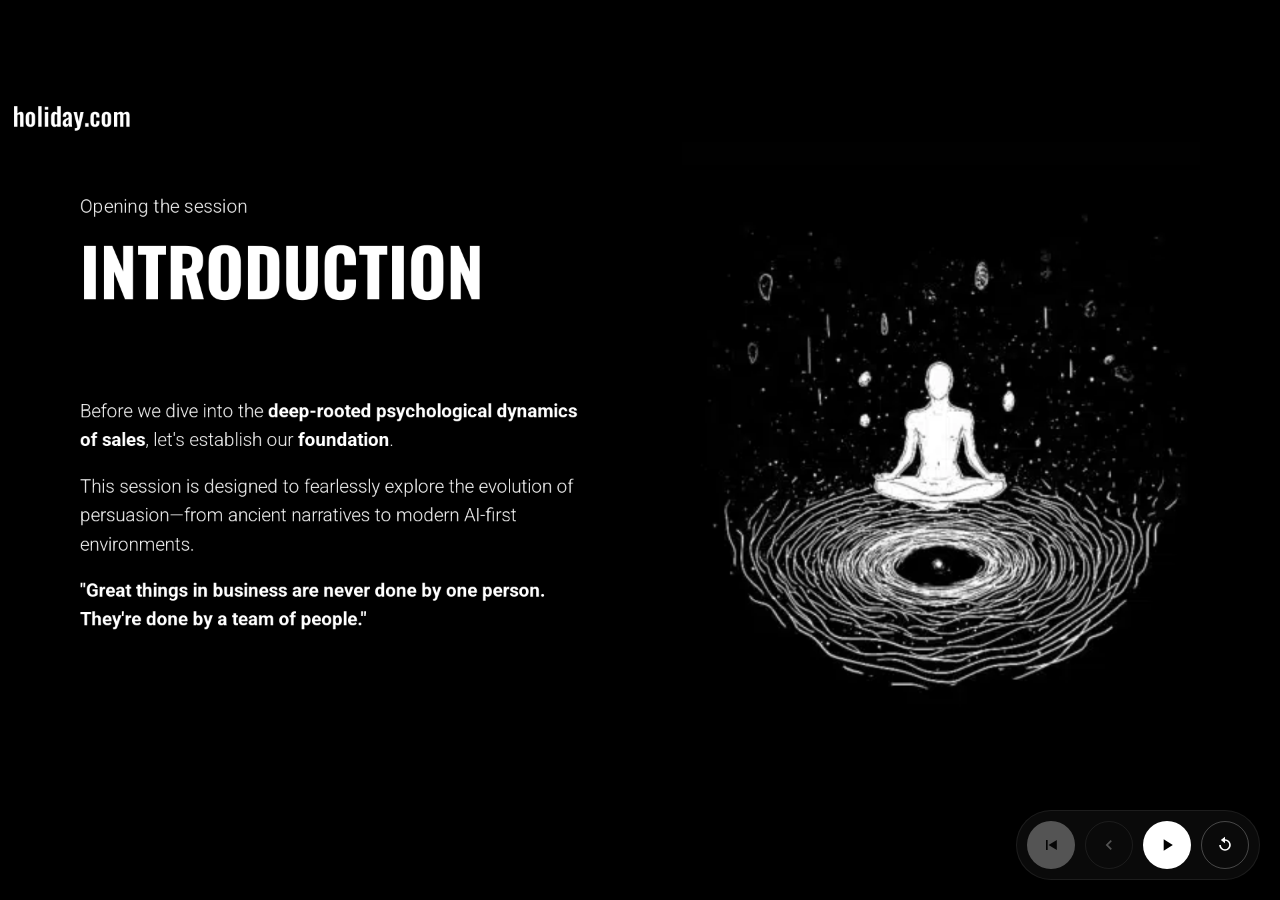
<file: sales-enablement/project/Sales Training (bundle source).html>
<!doctype html>
<html lang="en">
<head>
<meta charset="utf-8">
<title>The Genesis of Sales — Training</title>
<meta name="viewport" content="width=device-width,initial-scale=1">
<link rel="preconnect" href="https://fonts.googleapis.com">
<link rel="preconnect" href="https://fonts.gstatic.com" crossorigin>
<link href="https://fonts.googleapis.com/css2?family=Oswald:wght@400;500;600;700&family=Roboto:ital,wght@0,300;0,400;0,500;0,700;1,300;1,400;1,700&display=swap" rel="stylesheet">
<style>
  /* deck-stage tweaks --------------------------------------------------- */
  deck-stage:not(:defined) { visibility: hidden; }
  html, body { background:#000; margin:0; padding:0; height:100%; overflow:hidden; color:#fff; }
  body { font-family: 'Roboto', system-ui, -apple-system, sans-serif; }

  /* ============== Slide canvas system ============== */
  /* 1920x1080 design size — pixel coords below are at that scale */
  deck-stage > section {
    position: relative;
    width: 1920px; height: 1080px;
    background: #000;
    color: #fff;
    overflow: hidden;
  }

  /* Brand badge — appears top-left on most slides, top-right on slides 5 & 6 */
  .brand {
    position: absolute;
    top: 0; left: 0;
    width: 294px; height: 100px;
    padding: 19px 19px 0 19px;
    box-sizing: border-box;
    font-family: 'Oswald', sans-serif;
    font-weight: 500;
    font-size: 38px;
    letter-spacing: 0.01em;
    line-height: 1;
    color: #fff;
    z-index: 10;
  }
  .brand--right { left: auto; right: 0; padding: 19px 24px 0 19px; text-align: right; }

  /* Eyebrow (small line above title) */
  .eyebrow {
    position: absolute;
    font-family: 'Roboto', sans-serif;
    font-weight: 300;
    font-size: 28px;
    letter-spacing: 0.01em;
    color: #fff;
    line-height: 1.1;
  }

  /* Big title — Oswald bold uppercase */
  .title {
    position: absolute;
    font-family: 'Oswald', sans-serif;
    font-weight: 700;
    color: #fff;
    line-height: 1;
    letter-spacing: 0;
    text-transform: uppercase;
  }

  /* Body text — Roboto Light */
  .body {
    position: absolute;
    font-family: 'Roboto', sans-serif;
    font-weight: 300;
    color: #fff;
    line-height: 1.55;
  }
  .body p { margin: 0 0 26px 0; }
  .body p:last-child { margin-bottom: 0; }
  .body strong { font-weight: 700; }
  .body em { font-style: italic; }

  /* Image plate (right or left) */
  .plate {
    position: absolute;
    overflow: hidden;
  }
  .plate img { width: 100%; height: 100%; object-fit: cover; object-position: center; display: block; }

  /* ============== Per-slide layouts (positions are at 1920x1080) ============== */

  /* Slide 1 — INTRODUCTION (text left, image right) */
  .s1 .eyebrow { left: 120px; top: 160px; width: 768px; }
  .s1 .title   { left: 120px; top: 220px; width: 831px; font-size: 99px; }
  .s1 .body    { left: 120px; top: 460px; width: 768px; font-size: 28px; }
  .s1 .plate   { left: 1023px; top: 78px; width: 777px; height: 949px; }

  /* Slide 2 — WHAT IS $ALES? (centered title with image right) */
  .s2 .title   { left: 120px; top: 140px; width: 1680px; font-size: 220px; line-height: 0.92; }
  .s2 .plate   { left: 1069px; top: 108px; width: 778px; height: 864px; }

  /* Slide 3 — WHAT REALLY IS SALES? (image left, text right) */
  .s3 .plate   { left: 49px; top: 53px; width: 820px; height: 975px; }
  .s3 .eyebrow { left: 915px; top: 63px; width: 925px; font-size: 25px; }
  .s3 .title   { left: 915px; top: 132px; width: 888px; font-size: 86px; }
  .s3 .body    { left: 915px; top: 460px; width: 888px; font-size: 28px; }

  /* Slide 4 — DISCLAIMER (text left, image right) */
  .s4 .eyebrow { left: 120px; top: 160px; width: 768px; }
  .s4 .title   { left: 120px; top: 220px; width: 768px; font-size: 93px; }
  .s4 .body    { left: 120px; top: 420px; width: 768px; font-size: 28px; }
  .s4 .plate   { left: 951px; top: 95px; width: 833px; height: 841px; }

  /* Slide 5 — THE FIRST "CLOSE" (image left, text right, brand top-right) */
  .s5 .plate   { left: 78px; top: 57px; width: 813px; height: 966px; }
  .s5 .eyebrow { left: 983px; top: 91px; width: 860px; font-size: 25px; }
  .s5 .title   { left: 983px; top: 158px; width: 860px; font-size: 83px; }
  .s5 .body    { left: 983px; top: 360px; width: 860px; font-size: 28px; }

  /* Slide 6 — ANATOMY (text left, image right, brand top-right) */
  .s6 .eyebrow { left: 146px; top: 80px; width: 873px; font-size: 27px; }
  .s6 .title   { left: 146px; top: 148px; width: 873px; font-size: 85px; }
  .s6 .body    { left: 146px; top: 480px; width: 873px; font-size: 26px; line-height: 1.6; }
  .s6 .body p  { margin-bottom: 18px; }
  .s6 .plate   { left: 1057px; top: 101px; width: 785px; height: 878px; }

  /* Slide 7 — FROM EDEN TO BOARDROOMS (image left, text right) */
  .s7 .plate   { left: 106px; top: 109px; width: 794px; height: 862px; }
  .s7 .eyebrow { left: 968px; top: 79px; width: 878px; font-size: 25px; }
  .s7 .title   { left: 968px; top: 148px; width: 878px; font-size: 85px; }
  .s7 .body    { left: 968px; top: 510px; width: 878px; font-size: 24px; line-height: 1.55; }
  .s7 .body p  { margin-bottom: 16px; }

  /* Slide 8 — ETERNAL PSYCHOLOGY (text left, image right) */
  .s8 .eyebrow { left: 120px; top: 111px; width: 864px; font-size: 24px; }
  .s8 .title   { left: 120px; top: 168px; width: 864px; font-size: 67px; }
  .s8 .body    { left: 120px; top: 380px; width: 768px; font-size: 28px; }
  .s8 .plate   { left: 1020px; top: 92px; width: 791px; height: 896px; }

  /* Slide 9 — THANK YOU (image left, text right) */
  .s9 .plate   { left: 32px; top: 100px; width: 804px; height: 836px; }
  .s9 .eyebrow { left: 863px; top: 85px; width: 945px; font-size: 34px; }
  .s9 .title   { left: 863px; top: 183px; width: 945px; font-size: 148px; line-height: 0.95; }
  .s9 .body    { left: 863px; top: 470px; width: 945px; font-size: 32px; }
  .s9 .body p.author { margin-top: 40px; font-size: 26px; color: #d8d8d8; }

  /* ============== Narration bar (just play + restart, bottom-right) ============== */
  #narration-bar {
    position: fixed;
    right: 20px; bottom: 20px;
    z-index: 9000;
    display: flex; align-items: center; gap: 10px;
    padding: 10px;
    background: rgba(14,14,14,0.78);
    border: 1px solid rgba(255,255,255,0.08);
    border-radius: 999px;
    backdrop-filter: blur(18px) saturate(120%);
    -webkit-backdrop-filter: blur(18px) saturate(120%);
    box-shadow: 0 8px 28px rgba(0,0,0,0.4);
    user-select: none;
  }
  .nb-btn {
    display: inline-flex; align-items: center; justify-content: center;
    background: #fff; color: #000;
    border: none;
    width: 48px; height: 48px;
    border-radius: 999px;
    cursor: pointer;
    transition: transform 120ms ease, background 120ms ease;
  }
  .nb-btn:hover { transform: scale(1.05); }
  .nb-btn:active { transform: scale(0.96); }
  .nb-btn.is-playing { background: #e8e8e8; }
  .nb-btn.nb-replay {
    background: transparent;
    color: #fff;
    border: 1px solid rgba(255,255,255,0.25);
  }
  .nb-btn.nb-replay:hover { background: rgba(255,255,255,0.10); }
  .nb-btn.nb-back {
    background: transparent;
    color: #fff;
    border: 1px solid rgba(255,255,255,0.25);
  }
  .nb-btn.nb-back:hover { background: rgba(255,255,255,0.10); }
  .nb-btn.is-disabled,
  .nb-btn:disabled {
    opacity: 0.3;
    cursor: not-allowed;
    pointer-events: none;
  }
</style>

</head>
<body>

<template id="__bundler_thumbnail" data-bg-color="#000000">
  <svg viewBox="0 0 1200 800" xmlns="http://www.w3.org/2000/svg">
    <rect width="1200" height="800" fill="#000000"/>
    <g fill="#ffffff" font-family="Oswald, Arial, sans-serif" font-weight="700" text-anchor="middle">
      <text x="600" y="380" font-size="120" letter-spacing="2">THE GENESIS</text>
      <text x="600" y="500" font-size="120" letter-spacing="2">OF SALES</text>
    </g>
    <text x="600" y="600" fill="#e8c87a" font-family="Oswald, Arial, sans-serif" font-size="28" letter-spacing="8" text-anchor="middle">TRAINING · LOADING</text>
  </svg>
</template>

<deck-stage width="1920" height="1080" no-rail>

  <!-- 1 — INTRODUCTION -->
  <section class="s1" data-label="01 Introduction">
    <div class="brand">holiday.com</div>
    <div class="eyebrow">Opening the session</div>
    <div class="title">INTRODUCTION</div>
    <div class="body">
      <p>Before we dive into the <strong>deep-rooted psychological dynamics of sales</strong>, let's establish our <strong>foundation</strong>.</p>
      <p>This session is designed to fearlessly explore the evolution of persuasion—from ancient narratives to modern AI-first environments.</p>
      <p><strong>"Great things in business are never done by one person. They're done by a team of people."</strong></p>
    </div>
    <div class="plate"><img src="assets/image6.png" alt=""></div>
  </section>

  <!-- 2 — WHAT IS $ALES? -->
  <section class="s2" data-label="02 What is sales">
    <div class="brand">holiday.com</div>
    <div class="title">WHAT IS<br>$ALES?</div>
    <div class="plate"><img src="assets/image2.png" alt=""></div>
  </section>

  <!-- 3 — WHAT REALLY IS SALES? -->
  <section class="s3" data-label="03 What really is sales">
    <div class="brand">holiday.com</div>
    <div class="plate"><img src="assets/image4.png" alt=""></div>
    <div class="eyebrow">Defining the discipline</div>
    <div class="title">WHAT REALLY<br>IS SALES?</div>
    <div class="body">
      <p>Sales is not just a transaction; it is the art and science of <strong>human persuasion</strong> and the <strong>exchange of value.</strong></p>
      <p>It is about identifying a need, reframing perspectives, and enabling a transformation from a <strong>current state</strong> to a <strong>desired future.</strong></p>
      <p><em>"At its core, every sales interaction is a psychological bridge between a problem and a solution, built on trust and strategic communication."</em></p>
    </div>
  </section>

  <!-- 4 — DISCLAIMER -->
  <section class="s4" data-label="04 Disclaimer">
    <div class="brand">holiday.com</div>
    <div class="eyebrow">Perspective &amp; agnostic intent</div>
    <div class="title">DISCLAIMER</div>
    <div class="body">
      <p><strong>Biblical references</strong> used here are not intended to attack or degrade any religious groups, cultures, or beliefs.</p>
      <p>From an <strong>agnostic viewpoint</strong>, these references serve as a fearless anchoring of glaring <strong>narrative facts found within the ancient written text</strong> that existed for millennia.</p>
      <p><em>"To explore deep-rooted psychological dynamics of the human mind and the first recorded sales transaction."</em></p>
    </div>
    <div class="plate"><img src="assets/image1.png" alt=""></div>
  </section>

  <!-- 5 — THE FIRST "CLOSE" -->
  <section class="s5" data-label="05 The first close">
    <div class="brand brand--right">holiday.com</div>
    <div class="plate"><img src="assets/image3.png" alt=""></div>
    <div class="eyebrow">The masterclass in persuasion</div>
    <div class="title">THE FIRST<br>"CLOSE"</div>
    <div class="body">
      <p>While historians look to Mesopotamian markets, the silk road, and so on… The true <strong>black and white</strong> origin of sales traces back to a <strong>garden</strong> and a <strong>masterclass in persuasion</strong>.</p>
      <p><strong>Setting:</strong> The Garden of Eden<br>
         <strong>Salesperson:</strong> The Serpent<br>
         <strong>Prospect:</strong> Eve<br>
         <strong>Product:</strong> The Apple (Knowledge)</p>
      <p><em>"The first closed-won happened in the Garden of Eden, when the serpent pitched the world to Eve."</em></p>
    </div>
  </section>

  <!-- 6 — ANATOMY OF THE ORIGINAL PITCH -->
  <section class="s6" data-label="06 Anatomy of the pitch">
    <div class="brand brand--right">holiday.com</div>
    <div class="eyebrow">The anatomy of the first pitch</div>
    <div class="title">ANATOMY OF THE<br>ORIGINAL PITCH</div>
    <div class="body">
      <p>The Serpent utilized <strong>core principles</strong> that drive modern sales funnels:</p>
      <p><strong>Identifying the "Pain Point":</strong> Gap between where Eve was and where she could be.</p>
      <p><strong>Reframing the Objection:</strong> Serpent used Objection Handling to reframe "risk" as opportunity.</p>
      <p><strong>The Value Proposition:</strong> Focus on ROI of transformation over cost of transaction.</p>
      <p><strong>Creating Urgency:</strong> Triggered the first recorded instance of FOMO.</p>
    </div>
    <div class="plate"><img src="assets/image5.png" alt=""></div>
  </section>

  <!-- 7 — FROM EDEN TO BOARDROOMS -->
  <section class="s7" data-label="07 From Eden to boardrooms">
    <div class="brand">holiday.com</div>
    <div class="plate"><img src="assets/image7.png" alt=""></div>
    <div class="eyebrow">Sales core principles</div>
    <div class="title">FROM EDEN TO<br>BOARDROOMS</div>
    <div class="body">
      <p>To understand sales is to understand the <strong>Apple</strong> and the <strong>Serpent</strong> as metaphors for the <strong>buyer-seller dynamic:</strong></p>
      <p><strong>1. The Apple (The Solution):</strong> Every product is an <strong>"Apple."</strong> It represents the promise of a <strong>"New Better"</strong>—a bridge to a desired state of being.</p>
      <p><strong>2. The Serpent (The Consultant):</strong> Represents the Catalyst. Moving a prospect from <strong>"Status Quo"</strong> to <strong>"Action"</strong> through narrative.</p>
      <p><strong>3. The Result (The Exchange):</strong> Eve traded security for an upgrade. This highlights that <strong>value is subjective</strong>—therefore, <strong>perceived</strong>.</p>
    </div>
  </section>

  <!-- 8 — ETERNAL PSYCHOLOGY -->
  <section class="s8" data-label="08 Eternal psychology">
    <div class="brand">holiday.com</div>
    <div class="eyebrow">Closing thought about the fall</div>
    <div class="title">ETERNAL<br>PSYCHOLOGY</div>
    <div class="body">
      <p>Eve's encounter with the serpent and the fruit, in the <strong>Garden of Eden</strong>, teaches us that sales is not merely an economic activity; it is a <strong>deeply-rooted human psychological encounter.</strong></p>
      <p>It is the process of <strong>painting a vision so compelling</strong> that the <strong>prospect</strong> is willing to <strong>cross a threshold they previously feared.</strong></p>
      <p><em>"The tools have changed since the beginning of time, but the essential psychology of closing a sale remains eternal."</em></p>
    </div>
    <div class="plate"><img src="assets/image9.png" alt=""></div>
  </section>

  <!-- 9 — THANK YOU -->
  <section class="s9" data-label="09 Thank you">
    <div class="brand">holiday.com</div>
    <div class="plate"><img src="assets/image8.png" alt=""></div>
    <div class="eyebrow">The journey ahead</div>
    <div class="title">THANK<br>YOU</div>
    <div class="body">
      <p>The <strong>first close</strong> redefined our <strong>history</strong>, but your <strong>next close</strong> defines your <strong>future</strong>.</p>
      <p>May <strong>today's introduction and mind session</strong> fuel our visions of a <strong>future</strong> worth <strong>crossing the threshold for</strong>.</p>
      <p class="author">— phillip.tagarda@kape.com</p>
    </div>
  </section>

</deck-stage>

<script src="deck-stage.js"></script>
<script src="narration.js"></script>

</body>
</html>
</file>
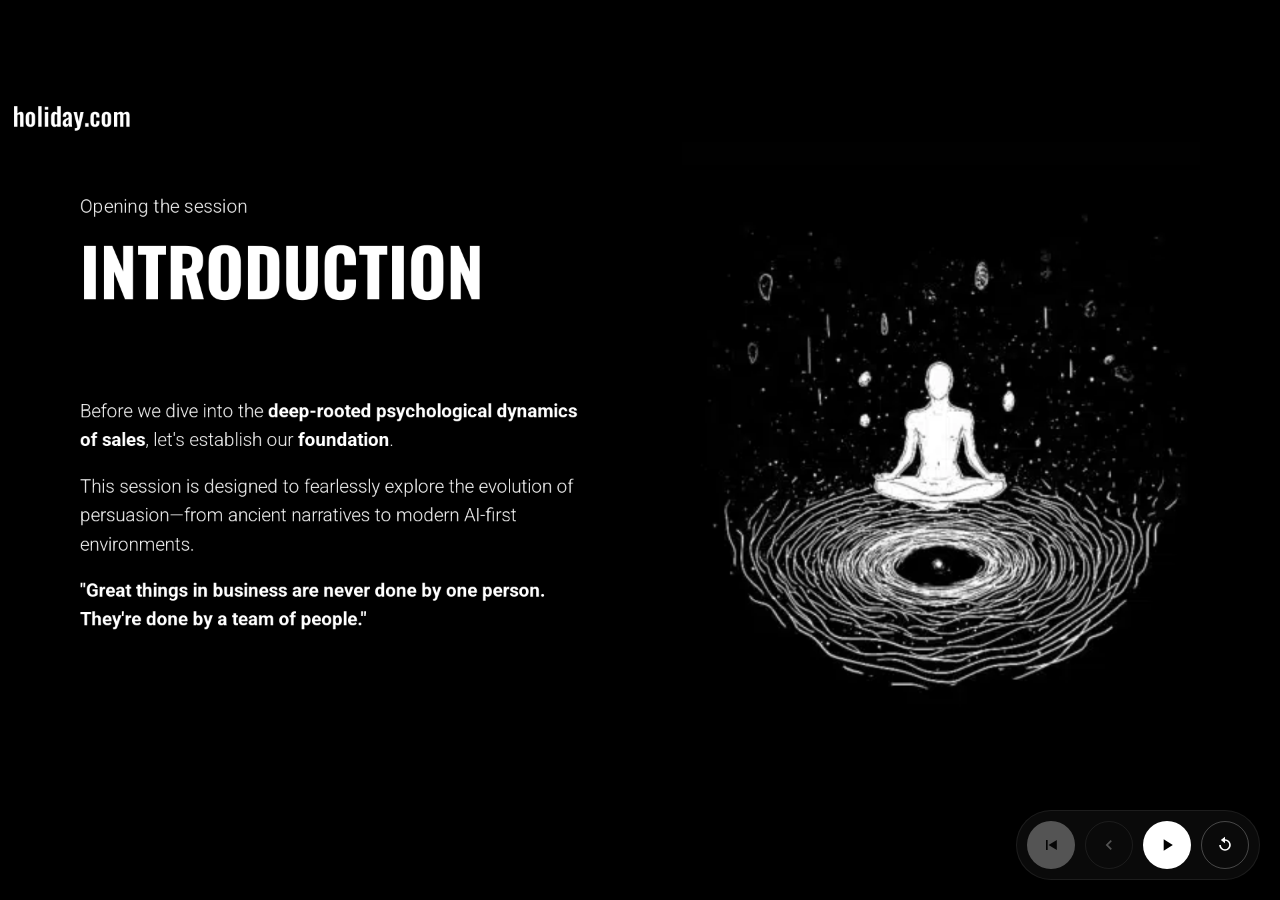
<file: sales-enablement/project/Sales Training.html>
<!doctype html>
<html lang="en">
<head>
<meta charset="utf-8">
<title>The Genesis of Sales — Training</title>
<meta name="viewport" content="width=device-width,initial-scale=1">
<link rel="preconnect" href="https://fonts.googleapis.com">
<link rel="preconnect" href="https://fonts.gstatic.com" crossorigin>
<link href="https://fonts.googleapis.com/css2?family=Oswald:wght@400;500;600;700&family=Roboto:ital,wght@0,300;0,400;0,500;0,700;1,300;1,400;1,700&display=swap" rel="stylesheet">
<style>
  /* deck-stage tweaks --------------------------------------------------- */
  deck-stage:not(:defined) { visibility: hidden; }
  html, body { background:#000; margin:0; padding:0; height:100%; overflow:hidden; color:#fff; }
  body { font-family: 'Roboto', system-ui, -apple-system, sans-serif; }

  /* ============== Slide canvas system ============== */
  /* 1920x1080 design size — pixel coords below are at that scale */
  deck-stage > section {
    position: relative;
    width: 1920px; height: 1080px;
    background: #000;
    color: #fff;
    overflow: hidden;
  }

  /* Brand badge — appears top-left on most slides, top-right on slides 5 & 6 */
  .brand {
    position: absolute;
    top: 0; left: 0;
    width: 294px; height: 100px;
    padding: 19px 19px 0 19px;
    box-sizing: border-box;
    font-family: 'Oswald', sans-serif;
    font-weight: 500;
    font-size: 38px;
    letter-spacing: 0.01em;
    line-height: 1;
    color: #fff;
    z-index: 10;
  }
  .brand--right { left: auto; right: 0; padding: 19px 24px 0 19px; text-align: right; }

  /* Eyebrow (small line above title) */
  .eyebrow {
    position: absolute;
    font-family: 'Roboto', sans-serif;
    font-weight: 300;
    font-size: 28px;
    letter-spacing: 0.01em;
    color: #fff;
    line-height: 1.1;
  }

  /* Big title — Oswald bold uppercase */
  .title {
    position: absolute;
    font-family: 'Oswald', sans-serif;
    font-weight: 700;
    color: #fff;
    line-height: 1;
    letter-spacing: 0;
    text-transform: uppercase;
  }

  /* Body text — Roboto Light */
  .body {
    position: absolute;
    font-family: 'Roboto', sans-serif;
    font-weight: 300;
    color: #fff;
    line-height: 1.55;
  }
  .body p { margin: 0 0 26px 0; }
  .body p:last-child { margin-bottom: 0; }
  .body strong { font-weight: 700; }
  .body em { font-style: italic; }

  /* Image plate (right or left) */
  .plate {
    position: absolute;
    overflow: hidden;
  }
  .plate img { width: 100%; height: 100%; object-fit: cover; object-position: center; display: block; }

  /* ============== Per-slide layouts (positions are at 1920x1080) ============== */

  /* Slide 1 — INTRODUCTION (text left, image right) */
  .s1 .eyebrow { left: 120px; top: 160px; width: 768px; }
  .s1 .title   { left: 120px; top: 220px; width: 831px; font-size: 99px; }
  .s1 .body    { left: 120px; top: 460px; width: 768px; font-size: 28px; }
  .s1 .plate   { left: 1023px; top: 78px; width: 777px; height: 949px; }

  /* Slide 2 — WHAT IS $ALES? (centered title with image right) */
  .s2 .title   { left: 120px; top: 140px; width: 1680px; font-size: 220px; line-height: 0.92; }
  .s2 .plate   { left: 1069px; top: 108px; width: 778px; height: 864px; }

  /* Slide 3 — WHAT REALLY IS SALES? (image left, text right) */
  .s3 .plate   { left: 49px; top: 53px; width: 820px; height: 975px; }
  .s3 .eyebrow { left: 915px; top: 63px; width: 925px; font-size: 25px; }
  .s3 .title   { left: 915px; top: 132px; width: 888px; font-size: 86px; }
  .s3 .body    { left: 915px; top: 460px; width: 888px; font-size: 28px; }

  /* Slide 4 — DISCLAIMER (text left, image right) */
  .s4 .eyebrow { left: 120px; top: 160px; width: 768px; }
  .s4 .title   { left: 120px; top: 220px; width: 768px; font-size: 93px; }
  .s4 .body    { left: 120px; top: 420px; width: 768px; font-size: 28px; }
  .s4 .plate   { left: 951px; top: 95px; width: 833px; height: 841px; }

  /* Slide 5 — THE FIRST "CLOSE" (image left, text right, brand top-right) */
  .s5 .plate   { left: 78px; top: 57px; width: 813px; height: 966px; }
  .s5 .eyebrow { left: 983px; top: 91px; width: 860px; font-size: 25px; }
  .s5 .title   { left: 983px; top: 158px; width: 860px; font-size: 83px; }
  .s5 .body    { left: 983px; top: 360px; width: 860px; font-size: 28px; }

  /* Slide 6 — ANATOMY (text left, image right, brand top-right) */
  .s6 .eyebrow { left: 146px; top: 80px; width: 873px; font-size: 27px; }
  .s6 .title   { left: 146px; top: 148px; width: 873px; font-size: 85px; }
  .s6 .body    { left: 146px; top: 480px; width: 873px; font-size: 26px; line-height: 1.6; }
  .s6 .body p  { margin-bottom: 18px; }
  .s6 .plate   { left: 1057px; top: 101px; width: 785px; height: 878px; }

  /* Slide 7 — FROM EDEN TO BOARDROOMS (image left, text right) */
  .s7 .plate   { left: 106px; top: 109px; width: 794px; height: 862px; }
  .s7 .eyebrow { left: 968px; top: 79px; width: 878px; font-size: 25px; }
  .s7 .title   { left: 968px; top: 148px; width: 878px; font-size: 85px; }
  .s7 .body    { left: 968px; top: 510px; width: 878px; font-size: 24px; line-height: 1.55; }
  .s7 .body p  { margin-bottom: 16px; }

  /* Slide 8 — ETERNAL PSYCHOLOGY (text left, image right) */
  .s8 .eyebrow { left: 120px; top: 111px; width: 864px; font-size: 24px; }
  .s8 .title   { left: 120px; top: 168px; width: 864px; font-size: 67px; }
  .s8 .body    { left: 120px; top: 380px; width: 768px; font-size: 28px; }
  .s8 .plate   { left: 1020px; top: 92px; width: 791px; height: 896px; }

  /* Slide 9 — THANK YOU (image left, text right) */
  .s9 .plate   { left: 32px; top: 100px; width: 804px; height: 836px; }
  .s9 .eyebrow { left: 863px; top: 85px; width: 945px; font-size: 34px; }
  .s9 .title   { left: 863px; top: 183px; width: 945px; font-size: 148px; line-height: 0.95; }
  .s9 .body    { left: 863px; top: 470px; width: 945px; font-size: 32px; }
  .s9 .body p.author { margin-top: 40px; font-size: 26px; color: #d8d8d8; }

  /* ============== Narration bar (just play + restart, bottom-right) ============== */
  #narration-bar {
    position: fixed;
    right: 20px; bottom: 20px;
    z-index: 9000;
    display: flex; align-items: center; gap: 10px;
    padding: 10px;
    background: rgba(14,14,14,0.78);
    border: 1px solid rgba(255,255,255,0.08);
    border-radius: 999px;
    backdrop-filter: blur(18px) saturate(120%);
    -webkit-backdrop-filter: blur(18px) saturate(120%);
    box-shadow: 0 8px 28px rgba(0,0,0,0.4);
    user-select: none;
  }
  .nb-btn {
    display: inline-flex; align-items: center; justify-content: center;
    background: #fff; color: #000;
    border: none;
    width: 48px; height: 48px;
    border-radius: 999px;
    cursor: pointer;
    transition: transform 120ms ease, background 120ms ease;
  }
  .nb-btn:hover { transform: scale(1.05); }
  .nb-btn:active { transform: scale(0.96); }
  .nb-btn.is-playing { background: #e8e8e8; }
  .nb-btn.nb-replay {
    background: transparent;
    color: #fff;
    border: 1px solid rgba(255,255,255,0.25);
  }
  .nb-btn.nb-replay:hover { background: rgba(255,255,255,0.10); }
  .nb-btn.nb-back {
    background: transparent;
    color: #fff;
    border: 1px solid rgba(255,255,255,0.25);
  }
  .nb-btn.nb-back:hover { background: rgba(255,255,255,0.10); }
  .nb-btn.is-next {
    background: #e8c87a;
    color: #111;
    border-color: #e8c87a;
    box-shadow: 0 4px 18px rgba(232,200,122,0.4);
    animation: nb-next-pulse 1.6s ease-out 2;
  }
  .nb-btn.is-next:hover { background: #f0d690; transform: scale(1.05); }
  @keyframes nb-next-pulse {
    0%   { box-shadow: 0 4px 18px rgba(232,200,122,0.4), 0 0 0 0 rgba(232,200,122,0.55); }
    70%  { box-shadow: 0 4px 18px rgba(232,200,122,0.4), 0 0 0 12px rgba(232,200,122,0); }
    100% { box-shadow: 0 4px 18px rgba(232,200,122,0.4), 0 0 0 0 rgba(232,200,122,0); }
  }
  .nb-btn.is-disabled,
  .nb-btn:disabled {
    opacity: 0.3;
    cursor: not-allowed;
    pointer-events: none;
  }
</style>
<link rel="stylesheet" href="activities.css">

</head>
<body>

<deck-stage width="1920" height="1080" no-rail>

  <!-- 1 — INTRODUCTION -->
  <section class="s1" data-label="01 Introduction">
    <div class="brand">holiday.com</div>
    <div class="eyebrow">Opening the session</div>
    <div class="title">INTRODUCTION</div>
    <div class="body">
      <p>Before we dive into the <strong>deep-rooted psychological dynamics of sales</strong>, let's establish our <strong>foundation</strong>.</p>
      <p>This session is designed to fearlessly explore the evolution of persuasion—from ancient narratives to modern AI-first environments.</p>
      <p><strong>"Great things in business are never done by one person. They're done by a team of people."</strong></p>
    </div>
    <div class="plate"><img src="assets/image6.png" alt=""></div>
  </section>

  <!-- 2 — WHAT IS $ALES? -->
  <section class="s2" data-label="02 What is sales">
    <div class="brand">holiday.com</div>
    <div class="title">WHAT IS<br>$ALES?</div>
    <div class="plate"><img src="assets/image2.png" alt=""></div>
  </section>

  <!-- 3 — WHAT REALLY IS SALES? -->
  <section class="s3" data-label="03 What really is sales">
    <div class="brand">holiday.com</div>
    <div class="plate"><img src="assets/image4.png" alt=""></div>
    <div class="eyebrow">Defining the discipline</div>
    <div class="title">WHAT REALLY<br>IS SALES?</div>
    <div class="body">
      <p>Sales is not just a transaction; it is the art and science of <strong>human persuasion</strong> and the <strong>exchange of value.</strong></p>
      <p>It is about identifying a need, reframing perspectives, and enabling a transformation from a <strong>current state</strong> to a <strong>desired future.</strong></p>
      <p><em>"At its core, every sales interaction is a psychological bridge between a problem and a solution, built on trust and strategic communication."</em></p>
    </div>
  </section>

  <!-- 4 — DISCLAIMER -->
  <section class="s4" data-label="04 Disclaimer">
    <div class="brand">holiday.com</div>
    <div class="eyebrow">Perspective &amp; agnostic intent</div>
    <div class="title">DISCLAIMER</div>
    <div class="body">
      <p><strong>Biblical references</strong> used here are not intended to attack or degrade any religious groups, cultures, or beliefs.</p>
      <p>From an <strong>agnostic viewpoint</strong>, these references serve as a fearless anchoring of glaring <strong>narrative facts found within the ancient written text</strong> that existed for millennia.</p>
      <p><em>"To explore deep-rooted psychological dynamics of the human mind and the first recorded sales transaction."</em></p>
    </div>
    <div class="plate"><img src="assets/image1.png" alt=""></div>
  </section>

  <!-- 5 — THE FIRST "CLOSE" -->
  <section class="s5" data-label="05 The first close">
    <div class="brand brand--right">holiday.com</div>
    <div class="plate"><img src="assets/image3.png" alt=""></div>
    <div class="eyebrow">The masterclass in persuasion</div>
    <div class="title">THE FIRST<br>"CLOSE"</div>
    <div class="body">
      <p>While historians look to Mesopotamian markets, the silk road, and so on… The true <strong>black and white</strong> origin of sales traces back to a <strong>garden</strong> and a <strong>masterclass in persuasion</strong>.</p>
      <p><strong>Setting:</strong> The Garden of Eden<br>
         <strong>Salesperson:</strong> The Serpent<br>
         <strong>Prospect:</strong> Eve<br>
         <strong>Product:</strong> The Apple (Knowledge)</p>
      <p><em>"The first closed-won happened in the Garden of Eden, when the serpent pitched the world to Eve."</em></p>
    </div>
  </section>

  <!-- 6 — ANATOMY OF THE ORIGINAL PITCH -->
  <section class="s6" data-label="06 Anatomy of the pitch">
    <div class="brand brand--right">holiday.com</div>
    <div class="eyebrow">The anatomy of the first pitch</div>
    <div class="title">ANATOMY OF THE<br>ORIGINAL PITCH</div>
    <div class="body">
      <p>The Serpent utilized <strong>core principles</strong> that drive modern sales funnels:</p>
      <p><strong>Identifying the "Pain Point":</strong> Gap between where Eve was and where she could be.</p>
      <p><strong>Reframing the Objection:</strong> Serpent used Objection Handling to reframe "risk" as opportunity.</p>
      <p><strong>The Value Proposition:</strong> Focus on ROI of transformation over cost of transaction.</p>
      <p><strong>Creating Urgency:</strong> Triggered the first recorded instance of FOMO.</p>
    </div>
    <div class="plate"><img src="assets/image5.png" alt=""></div>
  </section>

  <!-- ACTIVITY 1 — MATCH THE MOVE (reinforces slide 6) -->
  <section class="activity" data-activity="match-the-move" data-label="A1 Match the Move" data-noadvance>
    <div class="brand">holiday.com</div>
    <div class="activity-root"></div>
  </section>

  <!-- 7 — FROM EDEN TO BOARDROOMS -->
  <section class="s7" data-label="07 From Eden to boardrooms">
    <div class="brand">holiday.com</div>
    <div class="plate"><img src="assets/image7.png" alt=""></div>
    <div class="eyebrow">Sales core principles</div>
    <div class="title">FROM EDEN TO<br>BOARDROOMS</div>
    <div class="body">
      <p>To understand sales is to understand the <strong>Apple</strong> and the <strong>Serpent</strong> as metaphors for the <strong>buyer-seller dynamic:</strong></p>
      <p><strong>1. The Apple (The Solution):</strong> Every product is an <strong>"Apple."</strong> It represents the promise of a <strong>"New Better"</strong>—a bridge to a desired state of being.</p>
      <p><strong>2. The Serpent (The Consultant):</strong> Represents the Catalyst. Moving a prospect from <strong>"Status Quo"</strong> to <strong>"Action"</strong> through narrative.</p>
      <p><strong>3. The Result (The Exchange):</strong> Eve traded security for an upgrade. This highlights that <strong>value is subjective</strong>—therefore, <strong>perceived</strong>.</p>
    </div>
  </section>

  <!-- 8 — ETERNAL PSYCHOLOGY -->
  <section class="s8" data-label="08 Eternal psychology">
    <div class="brand">holiday.com</div>
    <div class="eyebrow">Closing thought about the fall</div>
    <div class="title">ETERNAL<br>PSYCHOLOGY</div>
    <div class="body">
      <p>Eve's encounter with the serpent and the fruit, in the <strong>Garden of Eden</strong>, teaches us that sales is not merely an economic activity; it is a <strong>deeply-rooted human psychological encounter.</strong></p>
      <p>It is the process of <strong>painting a vision so compelling</strong> that the <strong>prospect</strong> is willing to <strong>cross a threshold they previously feared.</strong></p>
      <p><em>"The tools have changed since the beginning of time, but the essential psychology of closing a sale remains eternal."</em></p>
    </div>
    <div class="plate"><img src="assets/image9.png" alt=""></div>
  </section>

  <!-- 9 — THANK YOU -->
  <section class="s9" data-label="09 Thank you">
    <div class="brand">holiday.com</div>
    <div class="plate"><img src="assets/image8.png" alt=""></div>
    <div class="eyebrow">The journey ahead</div>
    <div class="title">THANK YOU</div>
    <div class="body">
      <p>The <strong>first close</strong> redefined our <strong>history</strong>, but your <strong>next close</strong> defines your <strong>future</strong>.</p>
      <p>May <strong>today's introduction and mind session</strong> fuel our visions of a <strong>future</strong> worth <strong>crossing the threshold for</strong>.</p>
      <p class="author">— phillip.tagarda@kape.com</p>
    </div>
  </section>

  <!-- ACTIVITY 2 — YOUR PLEDGE (closing commitment) -->
  <section class="activity" data-activity="pledge" data-label="A2 Your Pledge">
    <div class="brand">holiday.com</div>
    <div class="activity-root"></div>
  </section>

</deck-stage>

<script src="deck-stage.js"></script>
<script src="activities.js"></script>
<script src="narration.js"></script>

</body>
</html>
</file>
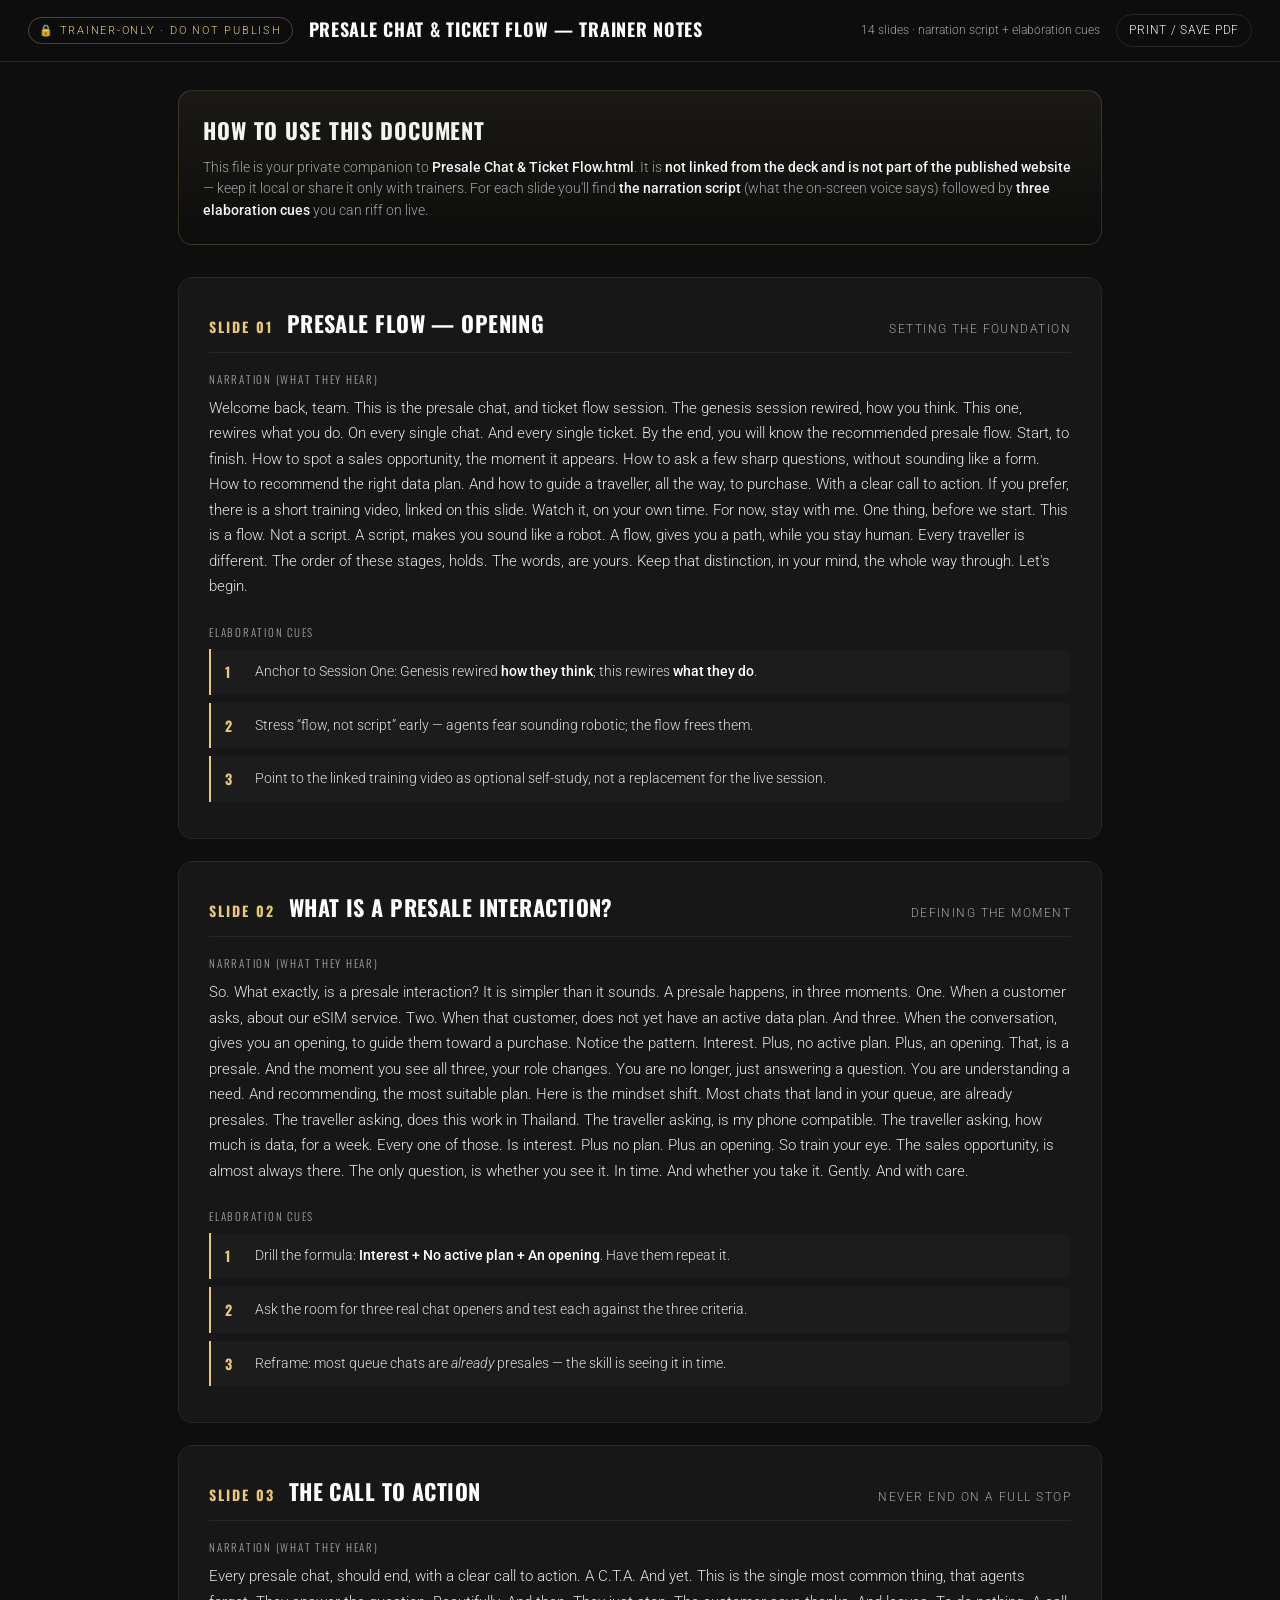
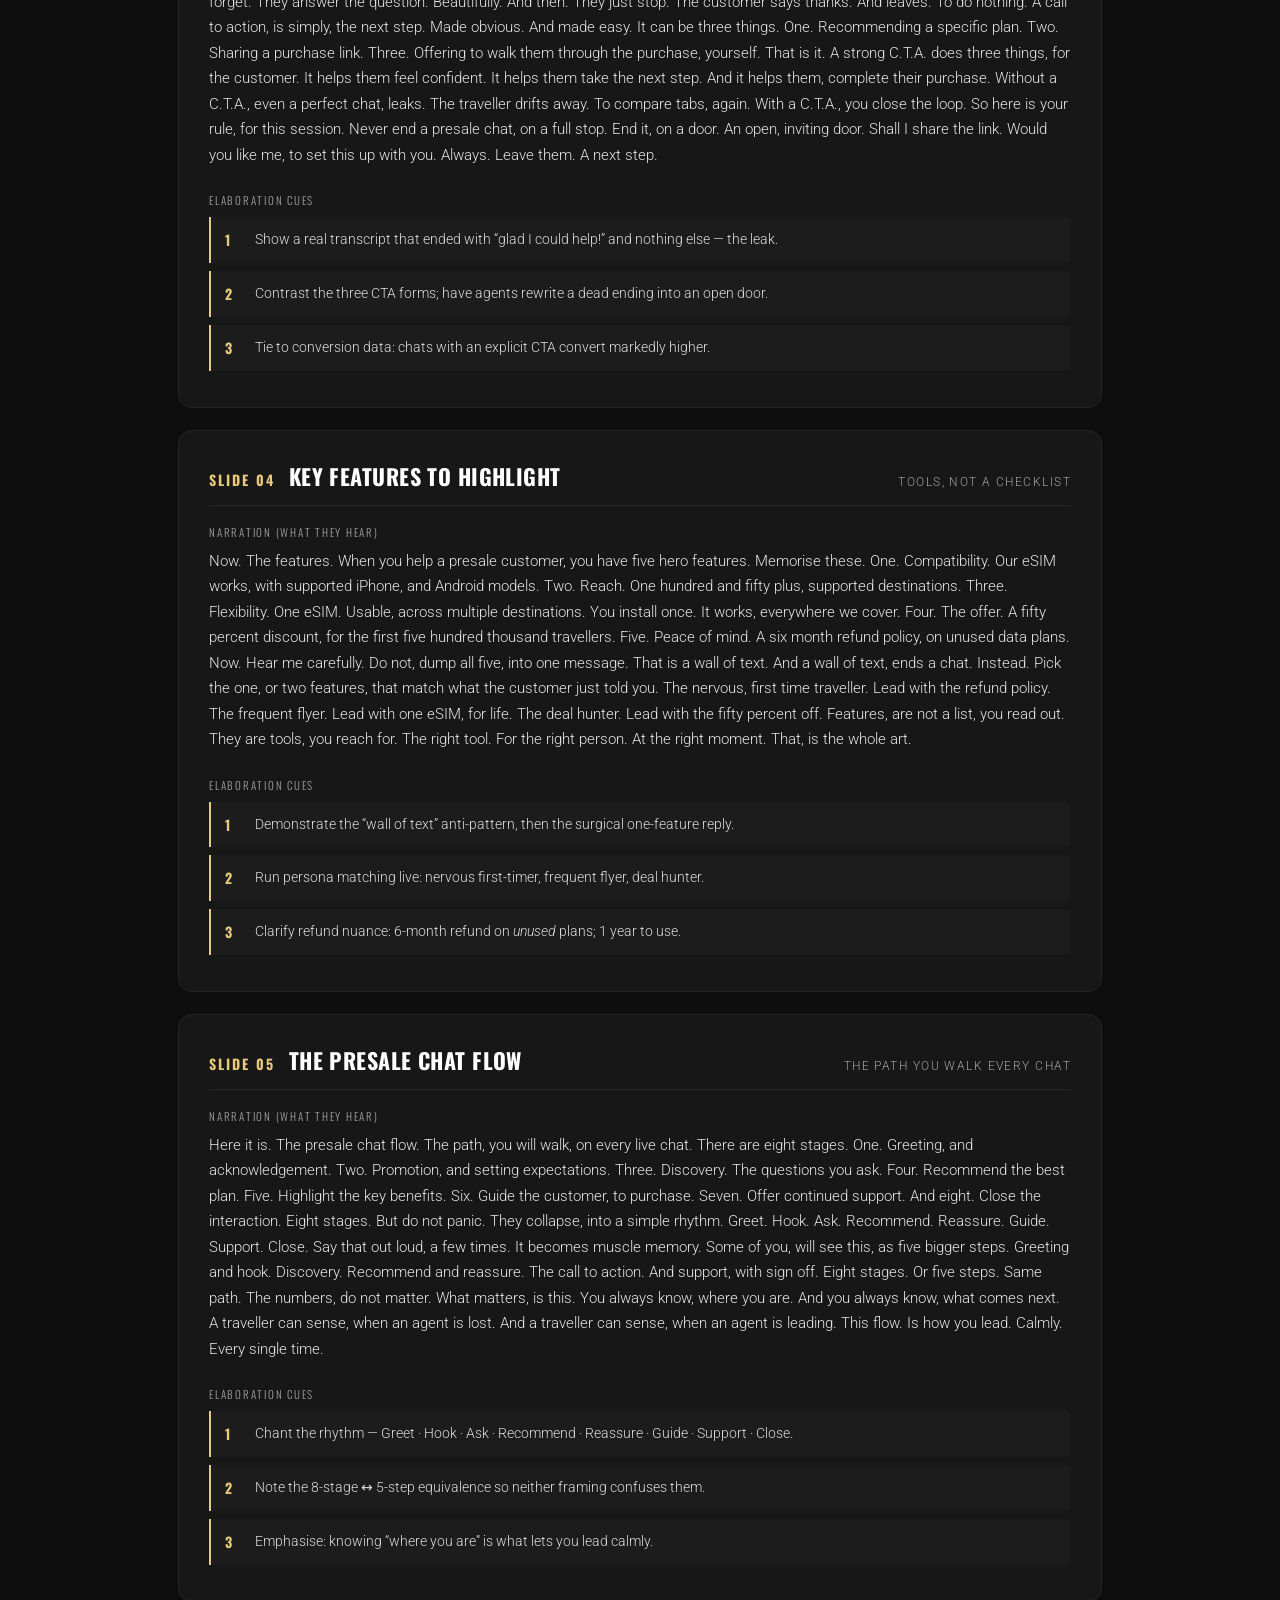
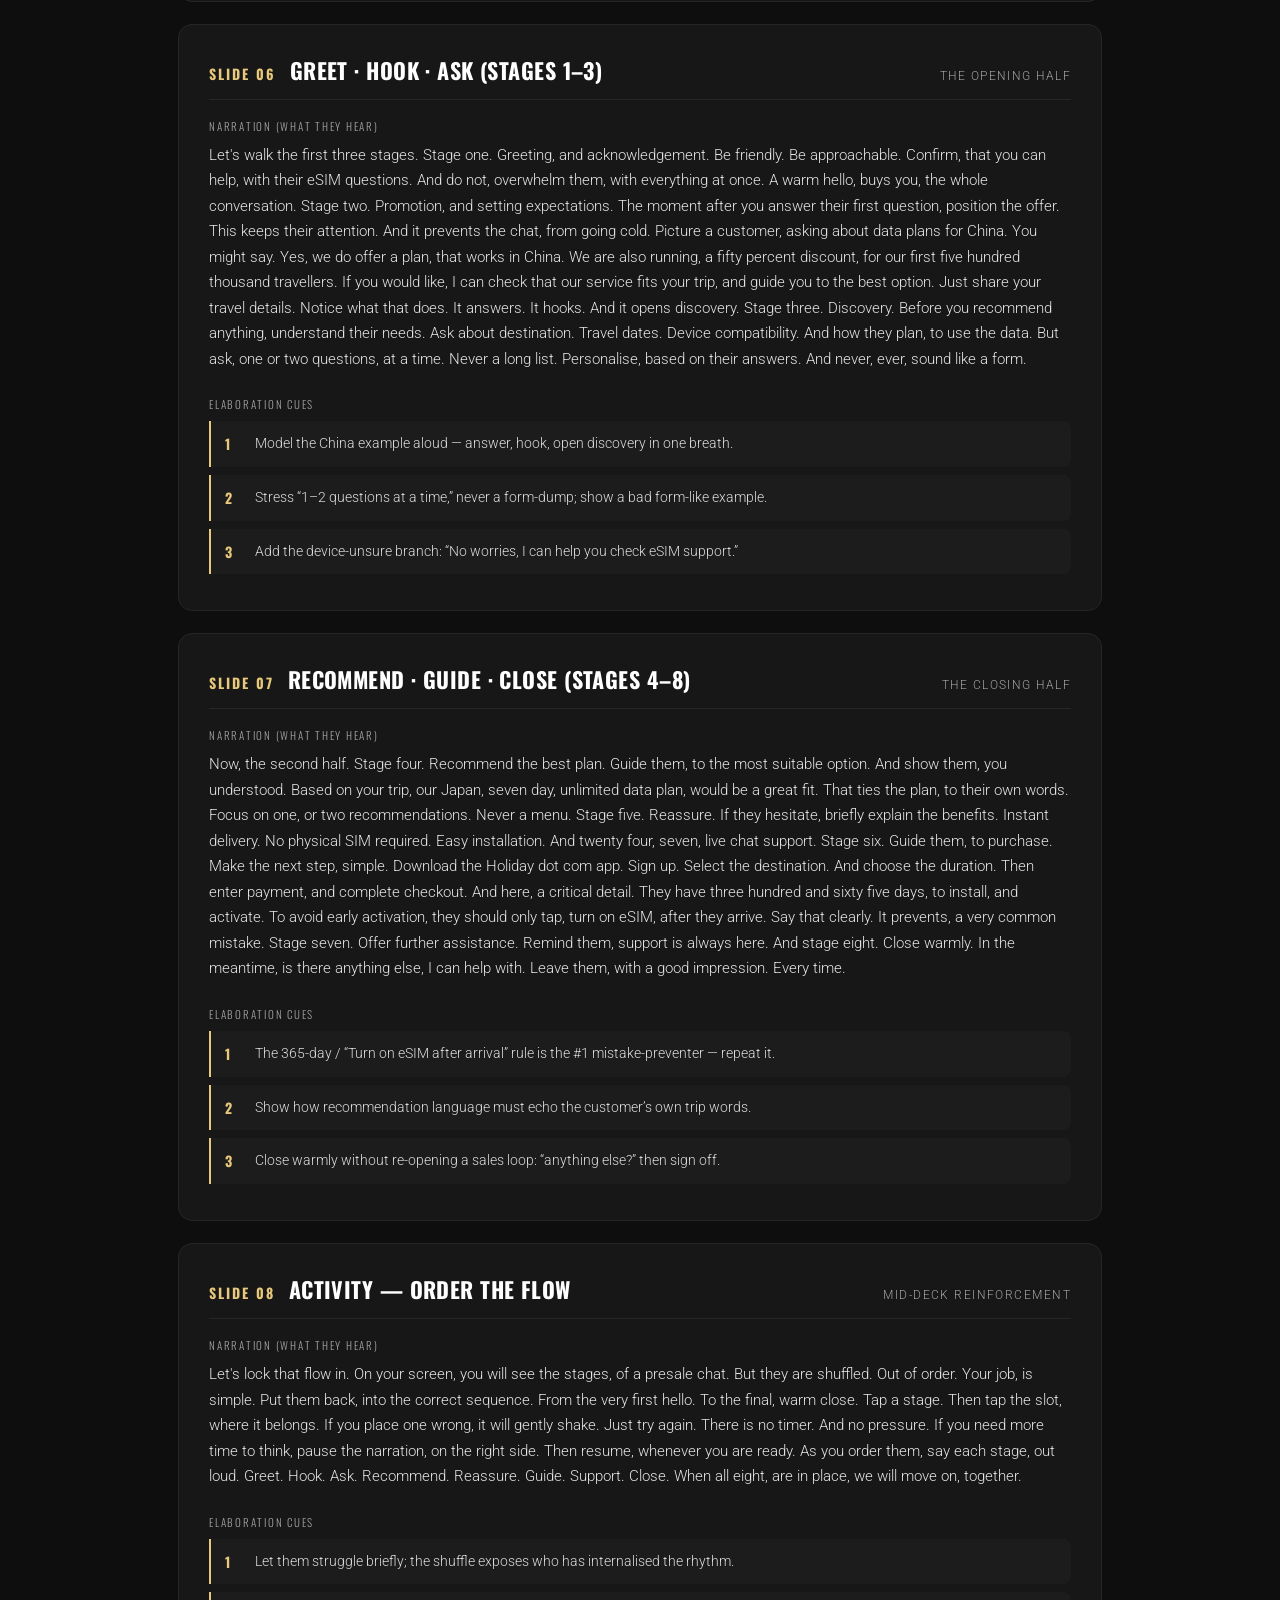
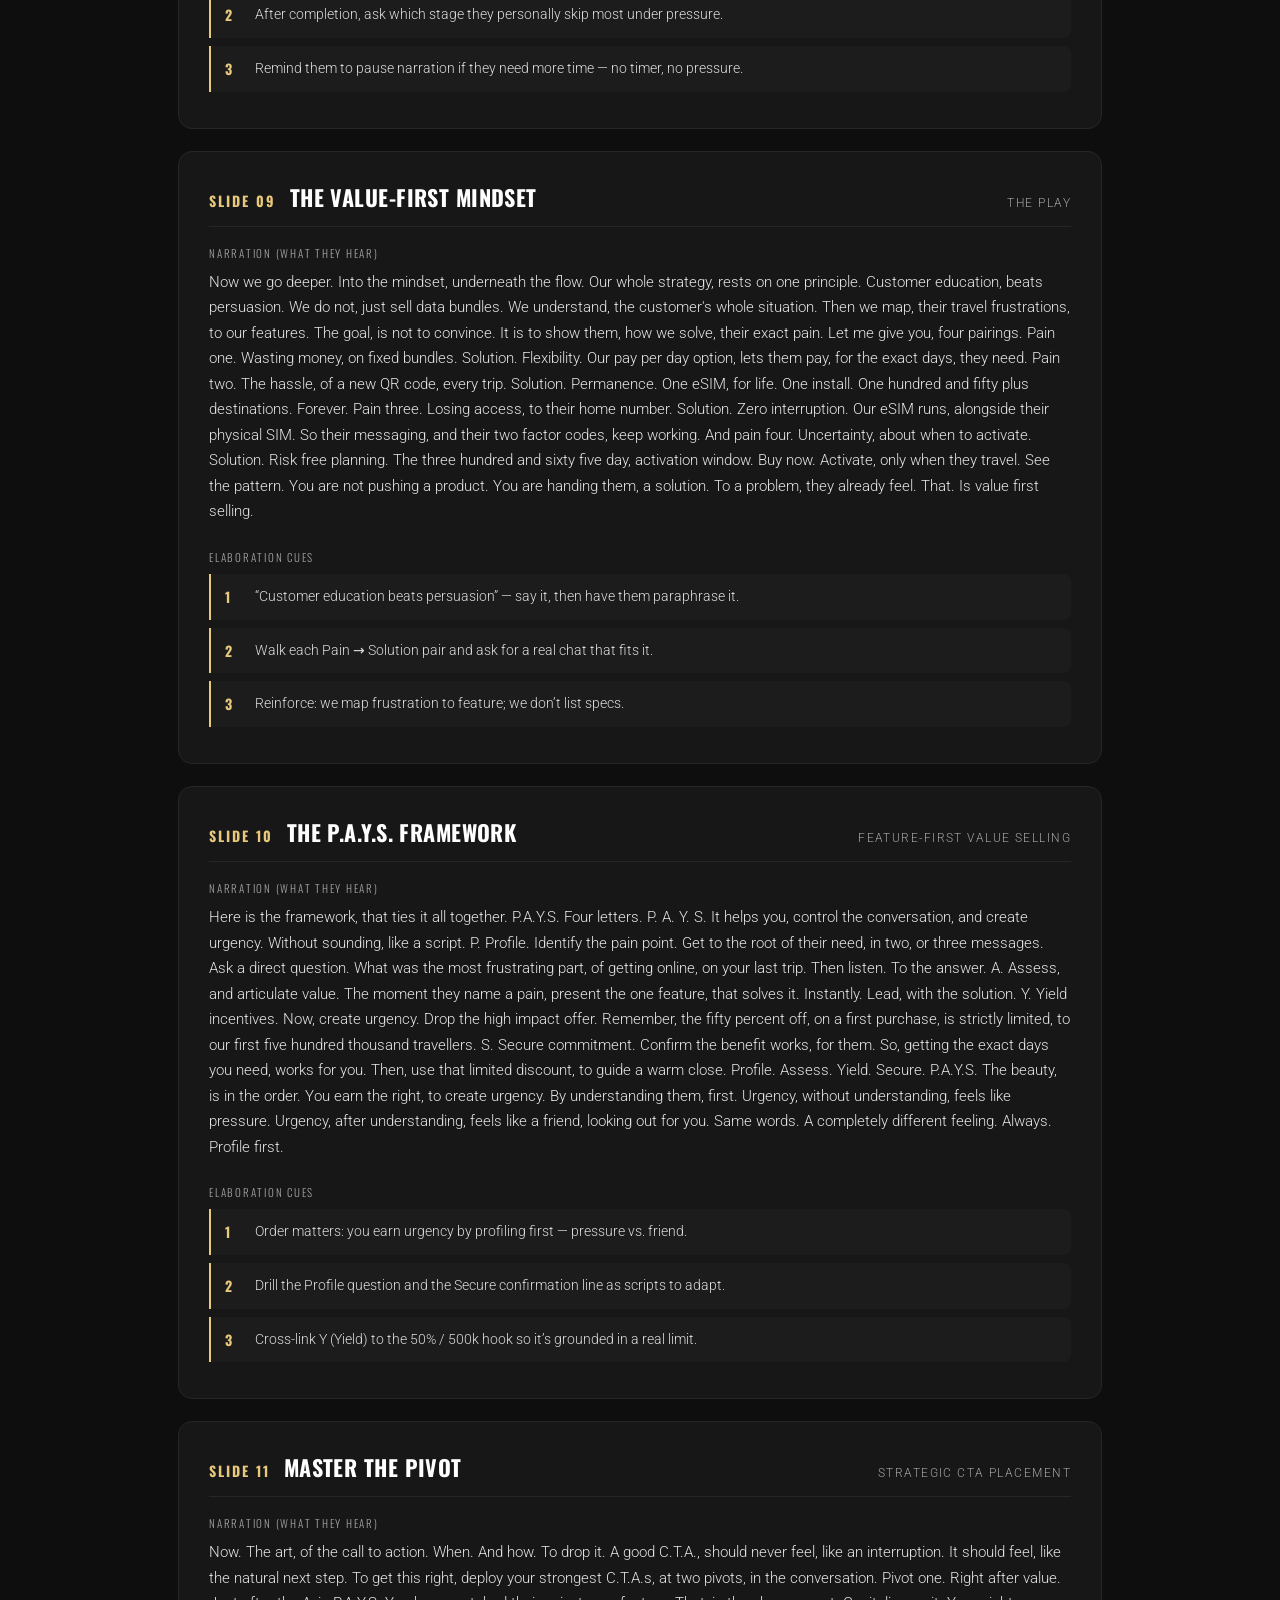
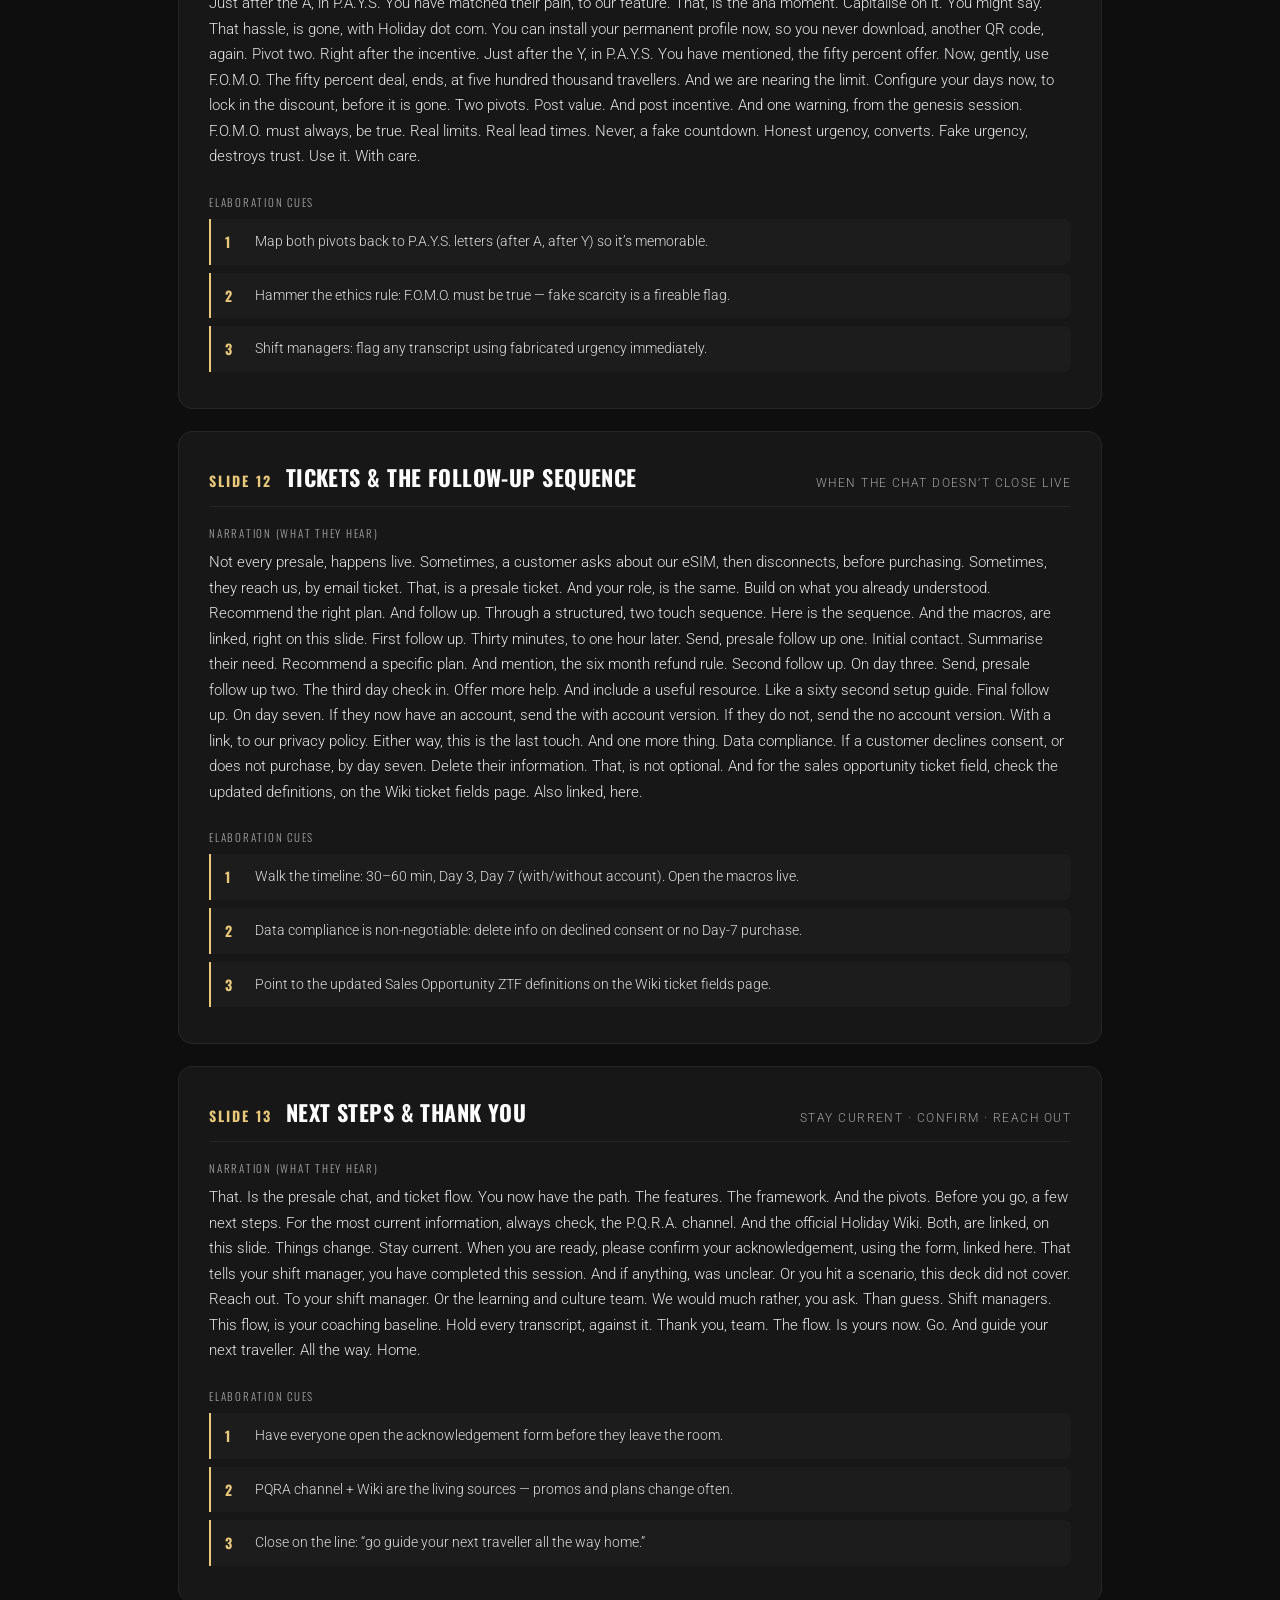
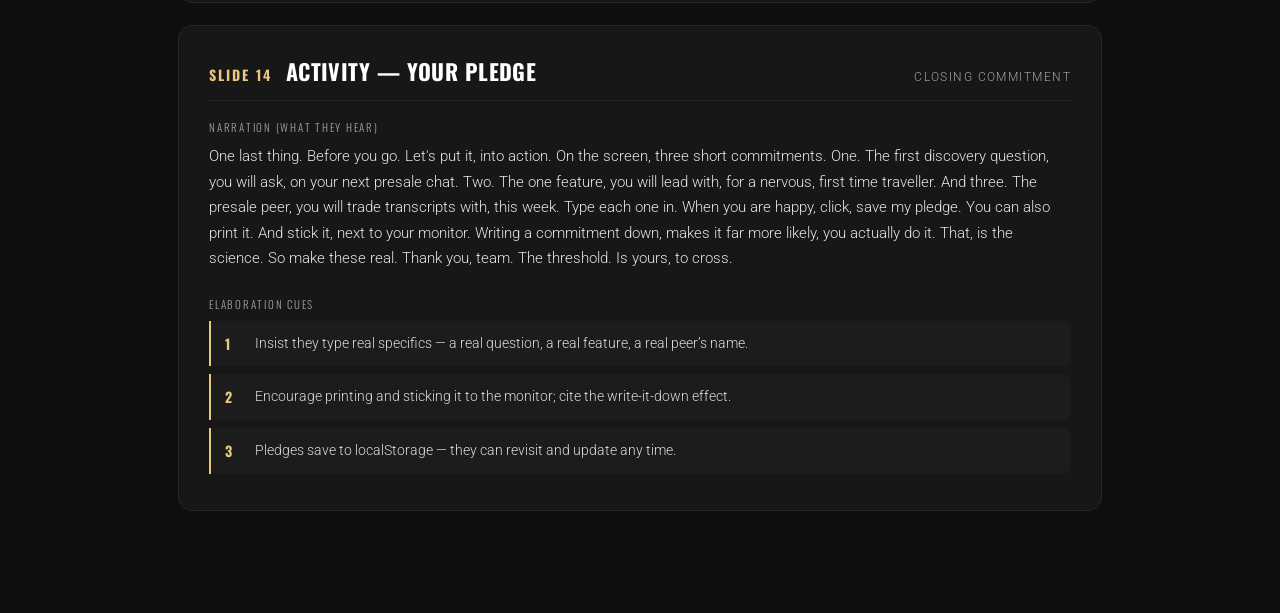
<file: sales-enablement/project/Trainer Notes — Presale Flow.html>
<!doctype html>
<html lang="en">
<head>
<meta charset="utf-8">
<title>Trainer Notes — Presale Chat & Ticket Flow (Internal)</title>
<meta name="robots" content="noindex,nofollow,noarchive">
<meta name="viewport" content="width=device-width,initial-scale=1">
<link rel="preconnect" href="https://fonts.googleapis.com">
<link rel="preconnect" href="https://fonts.gstatic.com" crossorigin>
<link href="https://fonts.googleapis.com/css2?family=Oswald:wght@500;700&family=Roboto:ital,wght@0,300;0,400;0,500;0,700;1,400&display=swap" rel="stylesheet">
<style>
  :root {
    --bg:#0e0e0e; --card:#171717; --border:#262626;
    --ink:#f4f4f4; --muted:#a3a3a3; --accent:#e8c87a;
  }
  * { box-sizing: border-box; }
  html, body { background: var(--bg); color: var(--ink); margin: 0; padding: 0; }
  body { font-family: 'Roboto', system-ui, sans-serif; font-weight: 300; line-height: 1.55; }

  .topbar {
    position: sticky; top: 0; z-index: 10;
    background: rgba(14,14,14,0.92);
    backdrop-filter: blur(14px);
    border-bottom: 1px solid var(--border);
    padding: 14px 28px;
    display: flex; align-items: center; gap: 16px;
  }
  .topbar .lock {
    display: inline-flex; align-items: center; gap: 6px;
    font-size: 11px; letter-spacing: 0.16em; text-transform: uppercase;
    color: var(--accent);
    border: 1px solid rgba(232,200,122,0.3);
    padding: 4px 10px;
    border-radius: 999px;
  }
  .topbar h1 {
    font-family: 'Oswald', sans-serif;
    font-weight: 700;
    text-transform: uppercase;
    letter-spacing: 0.04em;
    font-size: 18px;
    margin: 0;
    color: #fff;
  }
  .topbar .meta {
    margin-left: auto;
    font-size: 12px;
    color: var(--muted);
  }
  .topbar button {
    background: transparent;
    color: var(--ink);
    border: 1px solid var(--border);
    padding: 6px 12px;
    font: inherit;
    font-size: 12px;
    border-radius: 999px;
    cursor: pointer;
    letter-spacing: 0.06em;
    text-transform: uppercase;
  }
  .topbar button:hover { background: rgba(255,255,255,0.05); }

  .wrap {
    max-width: 980px;
    margin: 0 auto;
    padding: 28px 28px 80px;
  }

  .lead {
    background: linear-gradient(180deg, rgba(232,200,122,0.06), rgba(232,200,122,0));
    border: 1px solid rgba(232,200,122,0.18);
    border-radius: 14px;
    padding: 22px 24px;
    margin-bottom: 32px;
  }
  .lead h2 {
    font-family: 'Oswald', sans-serif;
    text-transform: uppercase;
    font-size: 22px;
    margin: 0 0 10px 0;
    letter-spacing: 0.04em;
  }
  .lead p { margin: 0; color: var(--muted); font-size: 14px; }
  .lead strong { color: var(--ink); font-weight: 500; }

  .slide {
    background: var(--card);
    border: 1px solid var(--border);
    border-radius: 14px;
    padding: 28px 30px;
    margin-bottom: 22px;
    page-break-inside: avoid;
  }
  .slide-head {
    display: flex; align-items: baseline; gap: 14px;
    border-bottom: 1px solid var(--border);
    padding-bottom: 12px;
    margin-bottom: 18px;
  }
  .slide-num {
    font-family: 'Oswald', sans-serif;
    font-weight: 700;
    font-size: 14px;
    color: var(--accent);
    letter-spacing: 0.14em;
    text-transform: uppercase;
  }
  .slide-title {
    font-family: 'Oswald', sans-serif;
    font-weight: 700;
    font-size: 22px;
    margin: 0;
    letter-spacing: 0.02em;
    text-transform: uppercase;
    color: #fff;
  }
  .slide-sub {
    margin-left: auto;
    font-size: 12px;
    color: var(--muted);
    text-transform: uppercase;
    letter-spacing: 0.12em;
  }
  .label {
    font-family: 'Oswald', sans-serif;
    font-size: 11px;
    text-transform: uppercase;
    letter-spacing: 0.16em;
    color: var(--muted);
    margin: 0 0 8px 0;
  }
  .narration {
    font-size: 15px;
    color: #e4e4e4;
    line-height: 1.7;
    margin: 0 0 24px 0;
  }
  .riffs { margin: 0; padding-left: 0; list-style: none; }
  .riffs li {
    position: relative;
    padding: 12px 14px 12px 44px;
    margin-bottom: 8px;
    background: rgba(255,255,255,0.025);
    border-left: 2px solid var(--accent);
    border-radius: 0 8px 8px 0;
    font-size: 14px;
    color: #dcdcdc;
  }
  .riffs li::before {
    counter-increment: riff;
    content: counter(riff);
    position: absolute;
    left: 14px; top: 12px;
    font-family: 'Oswald', sans-serif;
    color: var(--accent);
    font-weight: 700;
    font-size: 14px;
  }
  .riffs { counter-reset: riff; }
  .riffs li strong { color: #fff; font-weight: 500; }

  /* Print — page per slide */
  @media print {
    @page { margin: 12mm; size: auto; }
    body { background: #fff; color: #000; }
    .topbar { display: none; }
    .lead { background: #faf6e8; border-color: #d8c890; color: #000; }
    .lead p { color: #444; }
    .slide {
      background: #fff;
      border: 1px solid #ddd;
      page-break-after: always;
      box-shadow: none;
    }
    .slide:last-child { page-break-after: auto; }
    .slide-title, .topbar h1 { color: #000; }
    .narration { color: #222; }
    .riffs li {
      background: #fafafa;
      border-left-color: #b08a2e;
      color: #222;
    }
    .riffs li strong { color: #000; }
    .slide-num, .riffs li::before { color: #b08a2e; }
    .label, .slide-sub { color: #555; }
  }
</style>
</head>
<body>

<div class="topbar">
  <span class="lock">🔒 Trainer-only · Do not publish</span>
  <h1>Presale Chat &amp; Ticket Flow — Trainer Notes</h1>
  <span class="meta">14 slides · narration script + elaboration cues</span>
  <button onclick="window.print()">Print / Save PDF</button>
</div>

<div class="wrap">

  <div class="lead">
    <h2>How to use this document</h2>
    <p>
      This file is your private companion to <strong>Presale Chat &amp; Ticket Flow.html</strong>. It is
      <strong>not linked from the deck and is not part of the published website</strong> — keep it local or
      share it only with trainers. For each slide you'll find <strong>the narration script</strong> (what the
      on-screen voice says) followed by <strong>three elaboration cues</strong> you can riff on live.
    </p>
  </div>

  <section class="slide">
    <header class="slide-head">
      <span class="slide-num">Slide 01</span>
      <h2 class="slide-title">Presale Flow — Opening</h2>
      <span class="slide-sub">Setting the foundation</span>
    </header>
    <p class="label">Narration (what they hear)</p>
    <p class="narration">Welcome back, team. This is the presale chat, and ticket flow session. The genesis session rewired, how you think. This one, rewires what you do. On every single chat. And every single ticket. By the end, you will know the recommended presale flow. Start, to finish. How to spot a sales opportunity, the moment it appears. How to ask a few sharp questions, without sounding like a form. How to recommend the right data plan. And how to guide a traveller, all the way, to purchase. With a clear call to action. If you prefer, there is a short training video, linked on this slide. Watch it, on your own time. For now, stay with me. One thing, before we start. This is a flow. Not a script. A script, makes you sound like a robot. A flow, gives you a path, while you stay human. Every traveller is different. The order of these stages, holds. The words, are yours. Keep that distinction, in your mind, the whole way through. Let's begin.</p>
    <p class="label">Elaboration cues</p>
    <ul class="riffs">
      <li>Anchor to Session One: Genesis rewired <strong>how they think</strong>; this rewires <strong>what they do</strong>.</li>
      <li>Stress “flow, not script” early — agents fear sounding robotic; the flow frees them.</li>
      <li>Point to the linked training video as optional self-study, not a replacement for the live session.</li>
    </ul>
  </section>

  <section class="slide">
    <header class="slide-head">
      <span class="slide-num">Slide 02</span>
      <h2 class="slide-title">What Is a Presale Interaction?</h2>
      <span class="slide-sub">Defining the moment</span>
    </header>
    <p class="label">Narration (what they hear)</p>
    <p class="narration">So. What exactly, is a presale interaction? It is simpler than it sounds. A presale happens, in three moments. One. When a customer asks, about our eSIM service. Two. When that customer, does not yet have an active data plan. And three. When the conversation, gives you an opening, to guide them toward a purchase. Notice the pattern. Interest. Plus, no active plan. Plus, an opening. That, is a presale. And the moment you see all three, your role changes. You are no longer, just answering a question. You are understanding a need. And recommending, the most suitable plan. Here is the mindset shift. Most chats that land in your queue, are already presales. The traveller asking, does this work in Thailand. The traveller asking, is my phone compatible. The traveller asking, how much is data, for a week. Every one of those. Is interest. Plus no plan. Plus an opening. So train your eye. The sales opportunity, is almost always there. The only question, is whether you see it. In time. And whether you take it. Gently. And with care.</p>
    <p class="label">Elaboration cues</p>
    <ul class="riffs">
      <li>Drill the formula: <strong>Interest + No active plan + An opening</strong>. Have them repeat it.</li>
      <li>Ask the room for three real chat openers and test each against the three criteria.</li>
      <li>Reframe: most queue chats are <em>already</em> presales — the skill is seeing it in time.</li>
    </ul>
  </section>

  <section class="slide">
    <header class="slide-head">
      <span class="slide-num">Slide 03</span>
      <h2 class="slide-title">The Call to Action</h2>
      <span class="slide-sub">Never end on a full stop</span>
    </header>
    <p class="label">Narration (what they hear)</p>
    <p class="narration">Every presale chat, should end, with a clear call to action. A C.T.A. And yet. This is the single most common thing, that agents forget. They answer the question. Beautifully. And then. They just stop. The customer says thanks. And leaves. To do nothing. A call to action, is simply, the next step. Made obvious. And made easy. It can be three things. One. Recommending a specific plan. Two. Sharing a purchase link. Three. Offering to walk them through the purchase, yourself. That is it. A strong C.T.A. does three things, for the customer. It helps them feel confident. It helps them take the next step. And it helps them, complete their purchase. Without a C.T.A., even a perfect chat, leaks. The traveller drifts away. To compare tabs, again. With a C.T.A., you close the loop. So here is your rule, for this session. Never end a presale chat, on a full stop. End it, on a door. An open, inviting door. Shall I share the link. Would you like me, to set this up with you. Always. Leave them. A next step.</p>
    <p class="label">Elaboration cues</p>
    <ul class="riffs">
      <li>Show a real transcript that ended with “glad I could help!” and nothing else — the leak.</li>
      <li>Contrast the three CTA forms; have agents rewrite a dead ending into an open door.</li>
      <li>Tie to conversion data: chats with an explicit CTA convert markedly higher.</li>
    </ul>
  </section>

  <section class="slide">
    <header class="slide-head">
      <span class="slide-num">Slide 04</span>
      <h2 class="slide-title">Key Features to Highlight</h2>
      <span class="slide-sub">Tools, not a checklist</span>
    </header>
    <p class="label">Narration (what they hear)</p>
    <p class="narration">Now. The features. When you help a presale customer, you have five hero features. Memorise these. One. Compatibility. Our eSIM works, with supported iPhone, and Android models. Two. Reach. One hundred and fifty plus, supported destinations. Three. Flexibility. One eSIM. Usable, across multiple destinations. You install once. It works, everywhere we cover. Four. The offer. A fifty percent discount, for the first five hundred thousand travellers. Five. Peace of mind. A six month refund policy, on unused data plans. Now. Hear me carefully. Do not, dump all five, into one message. That is a wall of text. And a wall of text, ends a chat. Instead. Pick the one, or two features, that match what the customer just told you. The nervous, first time traveller. Lead with the refund policy. The frequent flyer. Lead with one eSIM, for life. The deal hunter. Lead with the fifty percent off. Features, are not a list, you read out. They are tools, you reach for. The right tool. For the right person. At the right moment. That, is the whole art.</p>
    <p class="label">Elaboration cues</p>
    <ul class="riffs">
      <li>Demonstrate the “wall of text” anti-pattern, then the surgical one-feature reply.</li>
      <li>Run persona matching live: nervous first-timer, frequent flyer, deal hunter.</li>
      <li>Clarify refund nuance: 6-month refund on <em>unused</em> plans; 1 year to use.</li>
    </ul>
  </section>

  <section class="slide">
    <header class="slide-head">
      <span class="slide-num">Slide 05</span>
      <h2 class="slide-title">The Presale Chat Flow</h2>
      <span class="slide-sub">The path you walk every chat</span>
    </header>
    <p class="label">Narration (what they hear)</p>
    <p class="narration">Here it is. The presale chat flow. The path, you will walk, on every live chat. There are eight stages. One. Greeting, and acknowledgement. Two. Promotion, and setting expectations. Three. Discovery. The questions you ask. Four. Recommend the best plan. Five. Highlight the key benefits. Six. Guide the customer, to purchase. Seven. Offer continued support. And eight. Close the interaction. Eight stages. But do not panic. They collapse, into a simple rhythm. Greet. Hook. Ask. Recommend. Reassure. Guide. Support. Close. Say that out loud, a few times. It becomes muscle memory. Some of you, will see this, as five bigger steps. Greeting and hook. Discovery. Recommend and reassure. The call to action. And support, with sign off. Eight stages. Or five steps. Same path. The numbers, do not matter. What matters, is this. You always know, where you are. And you always know, what comes next. A traveller can sense, when an agent is lost. And a traveller can sense, when an agent is leading. This flow. Is how you lead. Calmly. Every single time.</p>
    <p class="label">Elaboration cues</p>
    <ul class="riffs">
      <li>Chant the rhythm — Greet · Hook · Ask · Recommend · Reassure · Guide · Support · Close.</li>
      <li>Note the 8-stage ↔ 5-step equivalence so neither framing confuses them.</li>
      <li>Emphasise: knowing “where you are” is what lets you lead calmly.</li>
    </ul>
  </section>

  <section class="slide">
    <header class="slide-head">
      <span class="slide-num">Slide 06</span>
      <h2 class="slide-title">Greet · Hook · Ask (Stages 1–3)</h2>
      <span class="slide-sub">The opening half</span>
    </header>
    <p class="label">Narration (what they hear)</p>
    <p class="narration">Let's walk the first three stages. Stage one. Greeting, and acknowledgement. Be friendly. Be approachable. Confirm, that you can help, with their eSIM questions. And do not, overwhelm them, with everything at once. A warm hello, buys you, the whole conversation. Stage two. Promotion, and setting expectations. The moment after you answer their first question, position the offer. This keeps their attention. And it prevents the chat, from going cold. Picture a customer, asking about data plans for China. You might say. Yes, we do offer a plan, that works in China. We are also running, a fifty percent discount, for our first five hundred thousand travellers. If you would like, I can check that our service fits your trip, and guide you to the best option. Just share your travel details. Notice what that does. It answers. It hooks. And it opens discovery. Stage three. Discovery. Before you recommend anything, understand their needs. Ask about destination. Travel dates. Device compatibility. And how they plan, to use the data. But ask, one or two questions, at a time. Never a long list. Personalise, based on their answers. And never, ever, sound like a form.</p>
    <p class="label">Elaboration cues</p>
    <ul class="riffs">
      <li>Model the China example aloud — answer, hook, open discovery in one breath.</li>
      <li>Stress “1–2 questions at a time,” never a form-dump; show a bad form-like example.</li>
      <li>Add the device-unsure branch: “No worries, I can help you check eSIM support.”</li>
    </ul>
  </section>

  <section class="slide">
    <header class="slide-head">
      <span class="slide-num">Slide 07</span>
      <h2 class="slide-title">Recommend · Guide · Close (Stages 4–8)</h2>
      <span class="slide-sub">The closing half</span>
    </header>
    <p class="label">Narration (what they hear)</p>
    <p class="narration">Now, the second half. Stage four. Recommend the best plan. Guide them, to the most suitable option. And show them, you understood. Based on your trip, our Japan, seven day, unlimited data plan, would be a great fit. That ties the plan, to their own words. Focus on one, or two recommendations. Never a menu. Stage five. Reassure. If they hesitate, briefly explain the benefits. Instant delivery. No physical SIM required. Easy installation. And twenty four, seven, live chat support. Stage six. Guide them, to purchase. Make the next step, simple. Download the Holiday dot com app. Sign up. Select the destination. And choose the duration. Then enter payment, and complete checkout. And here, a critical detail. They have three hundred and sixty five days, to install, and activate. To avoid early activation, they should only tap, turn on eSIM, after they arrive. Say that clearly. It prevents, a very common mistake. Stage seven. Offer further assistance. Remind them, support is always here. And stage eight. Close warmly. In the meantime, is there anything else, I can help with. Leave them, with a good impression. Every time.</p>
    <p class="label">Elaboration cues</p>
    <ul class="riffs">
      <li>The 365-day / “Turn on eSIM after arrival” rule is the #1 mistake-preventer — repeat it.</li>
      <li>Show how recommendation language must echo the customer’s own trip words.</li>
      <li>Close warmly without re-opening a sales loop: “anything else?” then sign off.</li>
    </ul>
  </section>

  <section class="slide">
    <header class="slide-head">
      <span class="slide-num">Slide 08</span>
      <h2 class="slide-title">Activity — Order the Flow</h2>
      <span class="slide-sub">Mid-deck reinforcement</span>
    </header>
    <p class="label">Narration (what they hear)</p>
    <p class="narration">Let's lock that flow in. On your screen, you will see the stages, of a presale chat. But they are shuffled. Out of order. Your job, is simple. Put them back, into the correct sequence. From the very first hello. To the final, warm close. Tap a stage. Then tap the slot, where it belongs. If you place one wrong, it will gently shake. Just try again. There is no timer. And no pressure. If you need more time to think, pause the narration, on the right side. Then resume, whenever you are ready. As you order them, say each stage, out loud. Greet. Hook. Ask. Recommend. Reassure. Guide. Support. Close. When all eight, are in place, we will move on, together.</p>
    <p class="label">Elaboration cues</p>
    <ul class="riffs">
      <li>Let them struggle briefly; the shuffle exposes who has internalised the rhythm.</li>
      <li>After completion, ask which stage they personally skip most under pressure.</li>
      <li>Remind them to pause narration if they need more time — no timer, no pressure.</li>
    </ul>
  </section>

  <section class="slide">
    <header class="slide-head">
      <span class="slide-num">Slide 09</span>
      <h2 class="slide-title">The Value-First Mindset</h2>
      <span class="slide-sub">The play</span>
    </header>
    <p class="label">Narration (what they hear)</p>
    <p class="narration">Now we go deeper. Into the mindset, underneath the flow. Our whole strategy, rests on one principle. Customer education, beats persuasion. We do not, just sell data bundles. We understand, the customer's whole situation. Then we map, their travel frustrations, to our features. The goal, is not to convince. It is to show them, how we solve, their exact pain. Let me give you, four pairings. Pain one. Wasting money, on fixed bundles. Solution. Flexibility. Our pay per day option, lets them pay, for the exact days, they need. Pain two. The hassle, of a new QR code, every trip. Solution. Permanence. One eSIM, for life. One install. One hundred and fifty plus destinations. Forever. Pain three. Losing access, to their home number. Solution. Zero interruption. Our eSIM runs, alongside their physical SIM. So their messaging, and their two factor codes, keep working. And pain four. Uncertainty, about when to activate. Solution. Risk free planning. The three hundred and sixty five day, activation window. Buy now. Activate, only when they travel. See the pattern. You are not pushing a product. You are handing them, a solution. To a problem, they already feel. That. Is value first selling.</p>
    <p class="label">Elaboration cues</p>
    <ul class="riffs">
      <li>“Customer education beats persuasion” — say it, then have them paraphrase it.</li>
      <li>Walk each Pain → Solution pair and ask for a real chat that fits it.</li>
      <li>Reinforce: we map frustration to feature; we don’t list specs.</li>
    </ul>
  </section>

  <section class="slide">
    <header class="slide-head">
      <span class="slide-num">Slide 10</span>
      <h2 class="slide-title">The P.A.Y.S. Framework</h2>
      <span class="slide-sub">Feature-first value selling</span>
    </header>
    <p class="label">Narration (what they hear)</p>
    <p class="narration">Here is the framework, that ties it all together. P.A.Y.S. Four letters. P. A. Y. S. It helps you, control the conversation, and create urgency. Without sounding, like a script. P. Profile. Identify the pain point. Get to the root of their need, in two, or three messages. Ask a direct question. What was the most frustrating part, of getting online, on your last trip. Then listen. To the answer. A. Assess, and articulate value. The moment they name a pain, present the one feature, that solves it. Instantly. Lead, with the solution. Y. Yield incentives. Now, create urgency. Drop the high impact offer. Remember, the fifty percent off, on a first purchase, is strictly limited, to our first five hundred thousand travellers. S. Secure commitment. Confirm the benefit works, for them. So, getting the exact days you need, works for you. Then, use that limited discount, to guide a warm close. Profile. Assess. Yield. Secure. P.A.Y.S. The beauty, is in the order. You earn the right, to create urgency. By understanding them, first. Urgency, without understanding, feels like pressure. Urgency, after understanding, feels like a friend, looking out for you. Same words. A completely different feeling. Always. Profile first.</p>
    <p class="label">Elaboration cues</p>
    <ul class="riffs">
      <li>Order matters: you earn urgency by profiling first — pressure vs. friend.</li>
      <li>Drill the Profile question and the Secure confirmation line as scripts to adapt.</li>
      <li>Cross-link Y (Yield) to the 50% / 500k hook so it’s grounded in a real limit.</li>
    </ul>
  </section>

  <section class="slide">
    <header class="slide-head">
      <span class="slide-num">Slide 11</span>
      <h2 class="slide-title">Master the Pivot</h2>
      <span class="slide-sub">Strategic CTA placement</span>
    </header>
    <p class="label">Narration (what they hear)</p>
    <p class="narration">Now. The art, of the call to action. When. And how. To drop it. A good C.T.A., should never feel, like an interruption. It should feel, like the natural next step. To get this right, deploy your strongest C.T.A.s, at two pivots, in the conversation. Pivot one. Right after value. Just after the A, in P.A.Y.S. You have matched their pain, to our feature. That, is the aha moment. Capitalise on it. You might say. That hassle, is gone, with Holiday dot com. You can install your permanent profile now, so you never download, another QR code, again. Pivot two. Right after the incentive. Just after the Y, in P.A.Y.S. You have mentioned, the fifty percent offer. Now, gently, use F.O.M.O. The fifty percent deal, ends, at five hundred thousand travellers. And we are nearing the limit. Configure your days now, to lock in the discount, before it is gone. Two pivots. Post value. And post incentive. And one warning, from the genesis session. F.O.M.O. must always, be true. Real limits. Real lead times. Never, a fake countdown. Honest urgency, converts. Fake urgency, destroys trust. Use it. With care.</p>
    <p class="label">Elaboration cues</p>
    <ul class="riffs">
      <li>Map both pivots back to P.A.Y.S. letters (after A, after Y) so it’s memorable.</li>
      <li>Hammer the ethics rule: F.O.M.O. must be true — fake scarcity is a fireable flag.</li>
      <li>Shift managers: flag any transcript using fabricated urgency immediately.</li>
    </ul>
  </section>

  <section class="slide">
    <header class="slide-head">
      <span class="slide-num">Slide 12</span>
      <h2 class="slide-title">Tickets & the Follow-Up Sequence</h2>
      <span class="slide-sub">When the chat doesn’t close live</span>
    </header>
    <p class="label">Narration (what they hear)</p>
    <p class="narration">Not every presale, happens live. Sometimes, a customer asks about our eSIM, then disconnects, before purchasing. Sometimes, they reach us, by email ticket. That, is a presale ticket. And your role, is the same. Build on what you already understood. Recommend the right plan. And follow up. Through a structured, two touch sequence. Here is the sequence. And the macros, are linked, right on this slide. First follow up. Thirty minutes, to one hour later. Send, presale follow up one. Initial contact. Summarise their need. Recommend a specific plan. And mention, the six month refund rule. Second follow up. On day three. Send, presale follow up two. The third day check in. Offer more help. And include a useful resource. Like a sixty second setup guide. Final follow up. On day seven. If they now have an account, send the with account version. If they do not, send the no account version. With a link, to our privacy policy. Either way, this is the last touch. And one more thing. Data compliance. If a customer declines consent, or does not purchase, by day seven. Delete their information. That, is not optional. And for the sales opportunity ticket field, check the updated definitions, on the Wiki ticket fields page. Also linked, here.</p>
    <p class="label">Elaboration cues</p>
    <ul class="riffs">
      <li>Walk the timeline: 30–60 min, Day 3, Day 7 (with/without account). Open the macros live.</li>
      <li>Data compliance is non-negotiable: delete info on declined consent or no Day-7 purchase.</li>
      <li>Point to the updated Sales Opportunity ZTF definitions on the Wiki ticket fields page.</li>
    </ul>
  </section>

  <section class="slide">
    <header class="slide-head">
      <span class="slide-num">Slide 13</span>
      <h2 class="slide-title">Next Steps & Thank You</h2>
      <span class="slide-sub">Stay current · confirm · reach out</span>
    </header>
    <p class="label">Narration (what they hear)</p>
    <p class="narration">That. Is the presale chat, and ticket flow. You now have the path. The features. The framework. And the pivots. Before you go, a few next steps. For the most current information, always check, the P.Q.R.A. channel. And the official Holiday Wiki. Both, are linked, on this slide. Things change. Stay current. When you are ready, please confirm your acknowledgement, using the form, linked here. That tells your shift manager, you have completed this session. And if anything, was unclear. Or you hit a scenario, this deck did not cover. Reach out. To your shift manager. Or the learning and culture team. We would much rather, you ask. Than guess. Shift managers. This flow, is your coaching baseline. Hold every transcript, against it. Thank you, team. The flow. Is yours now. Go. And guide your next traveller. All the way. Home.</p>
    <p class="label">Elaboration cues</p>
    <ul class="riffs">
      <li>Have everyone open the acknowledgement form before they leave the room.</li>
      <li>PQRA channel + Wiki are the living sources — promos and plans change often.</li>
      <li>Close on the line: “go guide your next traveller all the way home.”</li>
    </ul>
  </section>

  <section class="slide">
    <header class="slide-head">
      <span class="slide-num">Slide 14</span>
      <h2 class="slide-title">Activity — Your Pledge</h2>
      <span class="slide-sub">Closing commitment</span>
    </header>
    <p class="label">Narration (what they hear)</p>
    <p class="narration">One last thing. Before you go. Let's put it, into action. On the screen, three short commitments. One. The first discovery question, you will ask, on your next presale chat. Two. The one feature, you will lead with, for a nervous, first time traveller. And three. The presale peer, you will trade transcripts with, this week. Type each one in. When you are happy, click, save my pledge. You can also print it. And stick it, next to your monitor. Writing a commitment down, makes it far more likely, you actually do it. That, is the science. So make these real. Thank you, team. The threshold. Is yours, to cross.</p>
    <p class="label">Elaboration cues</p>
    <ul class="riffs">
      <li>Insist they type real specifics — a real question, a real feature, a real peer’s name.</li>
      <li>Encourage printing and sticking it to the monitor; cite the write-it-down effect.</li>
      <li>Pledges save to localStorage — they can revisit and update any time.</li>
    </ul>
  </section>

</div>
</body>
</html>
</file>
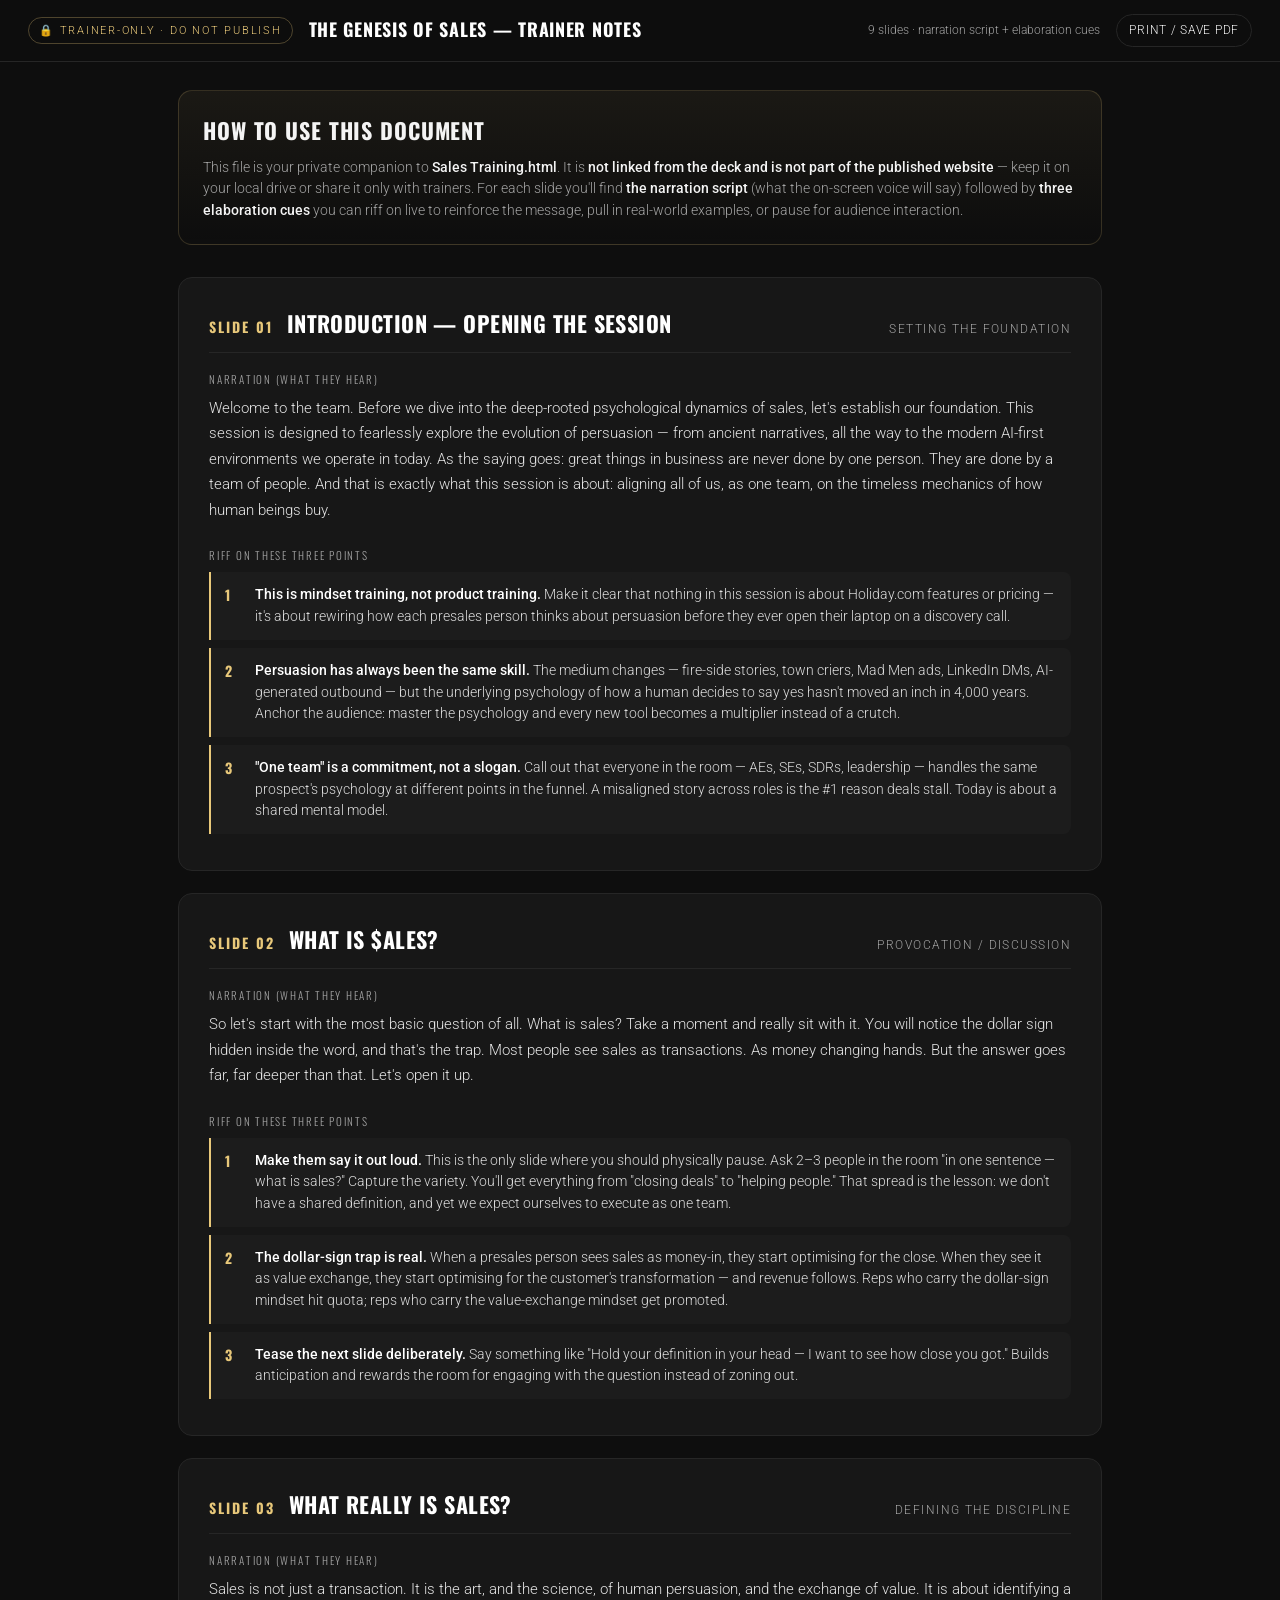
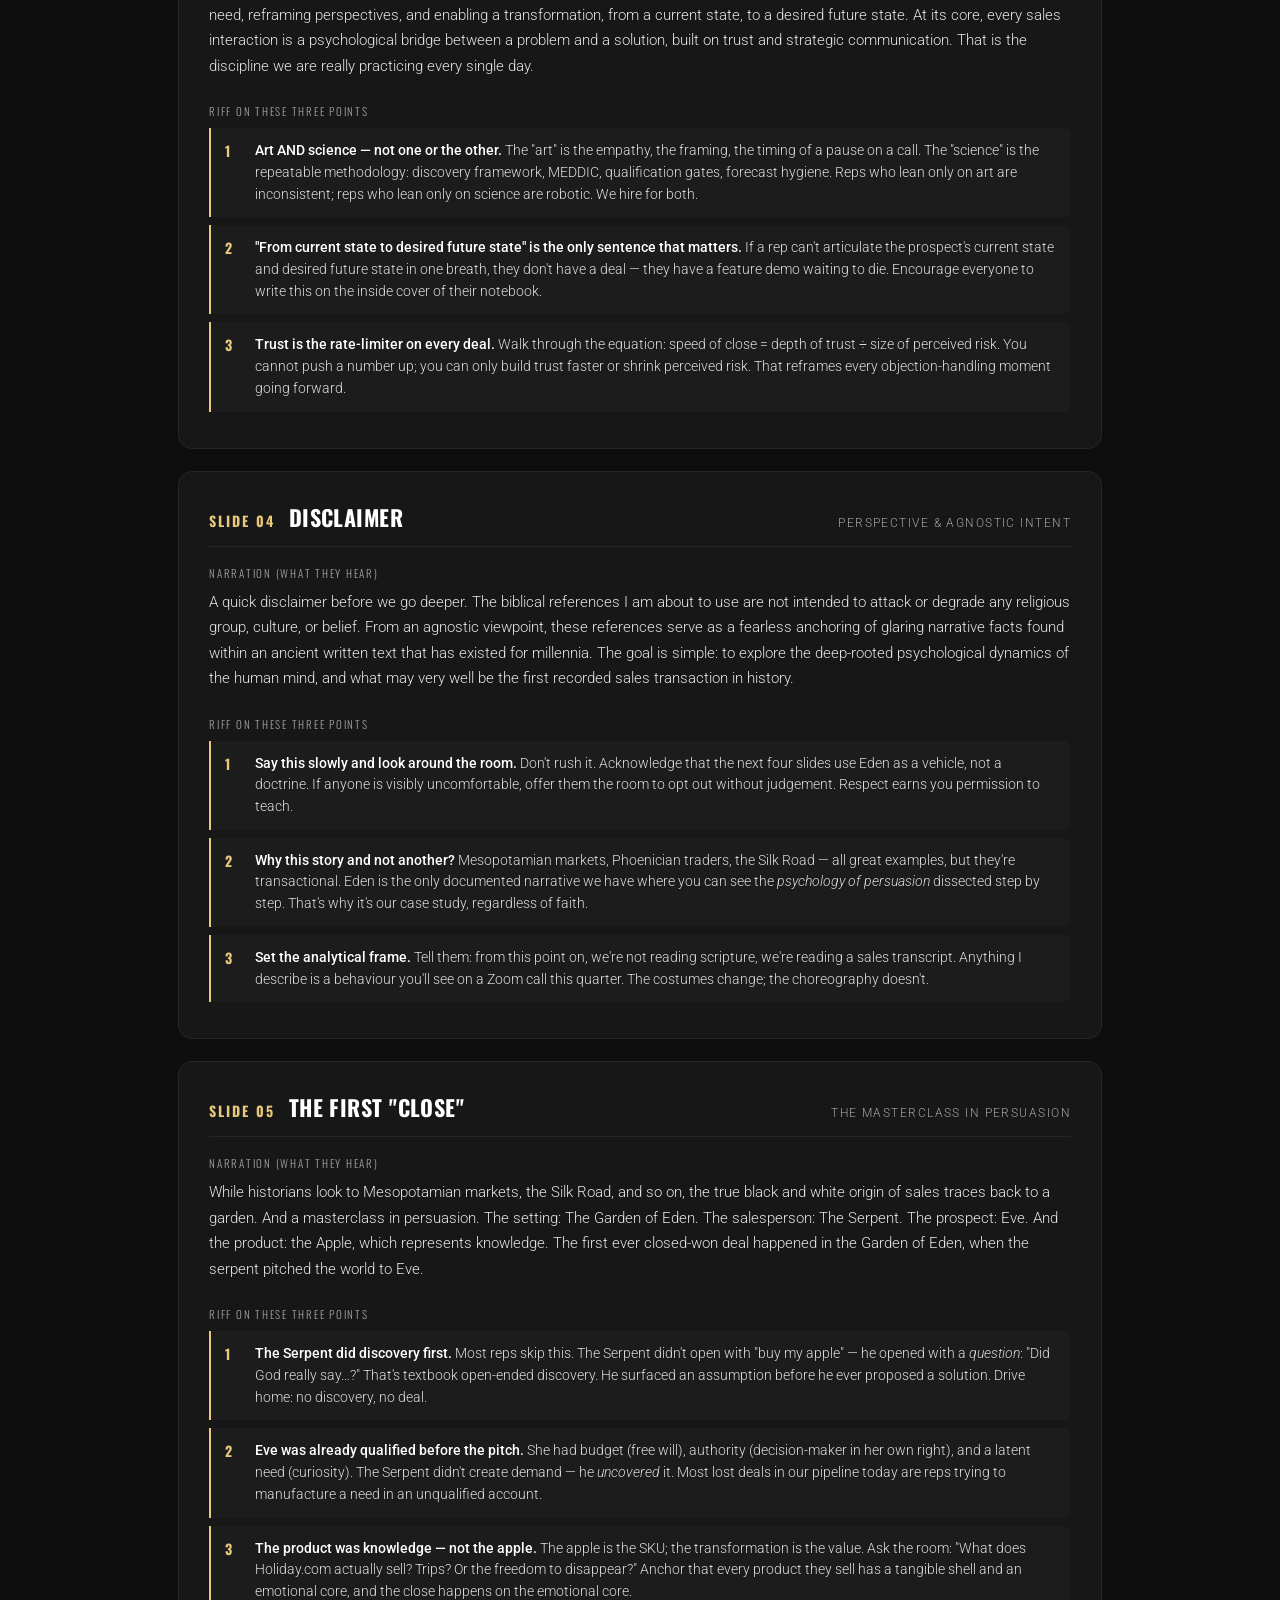
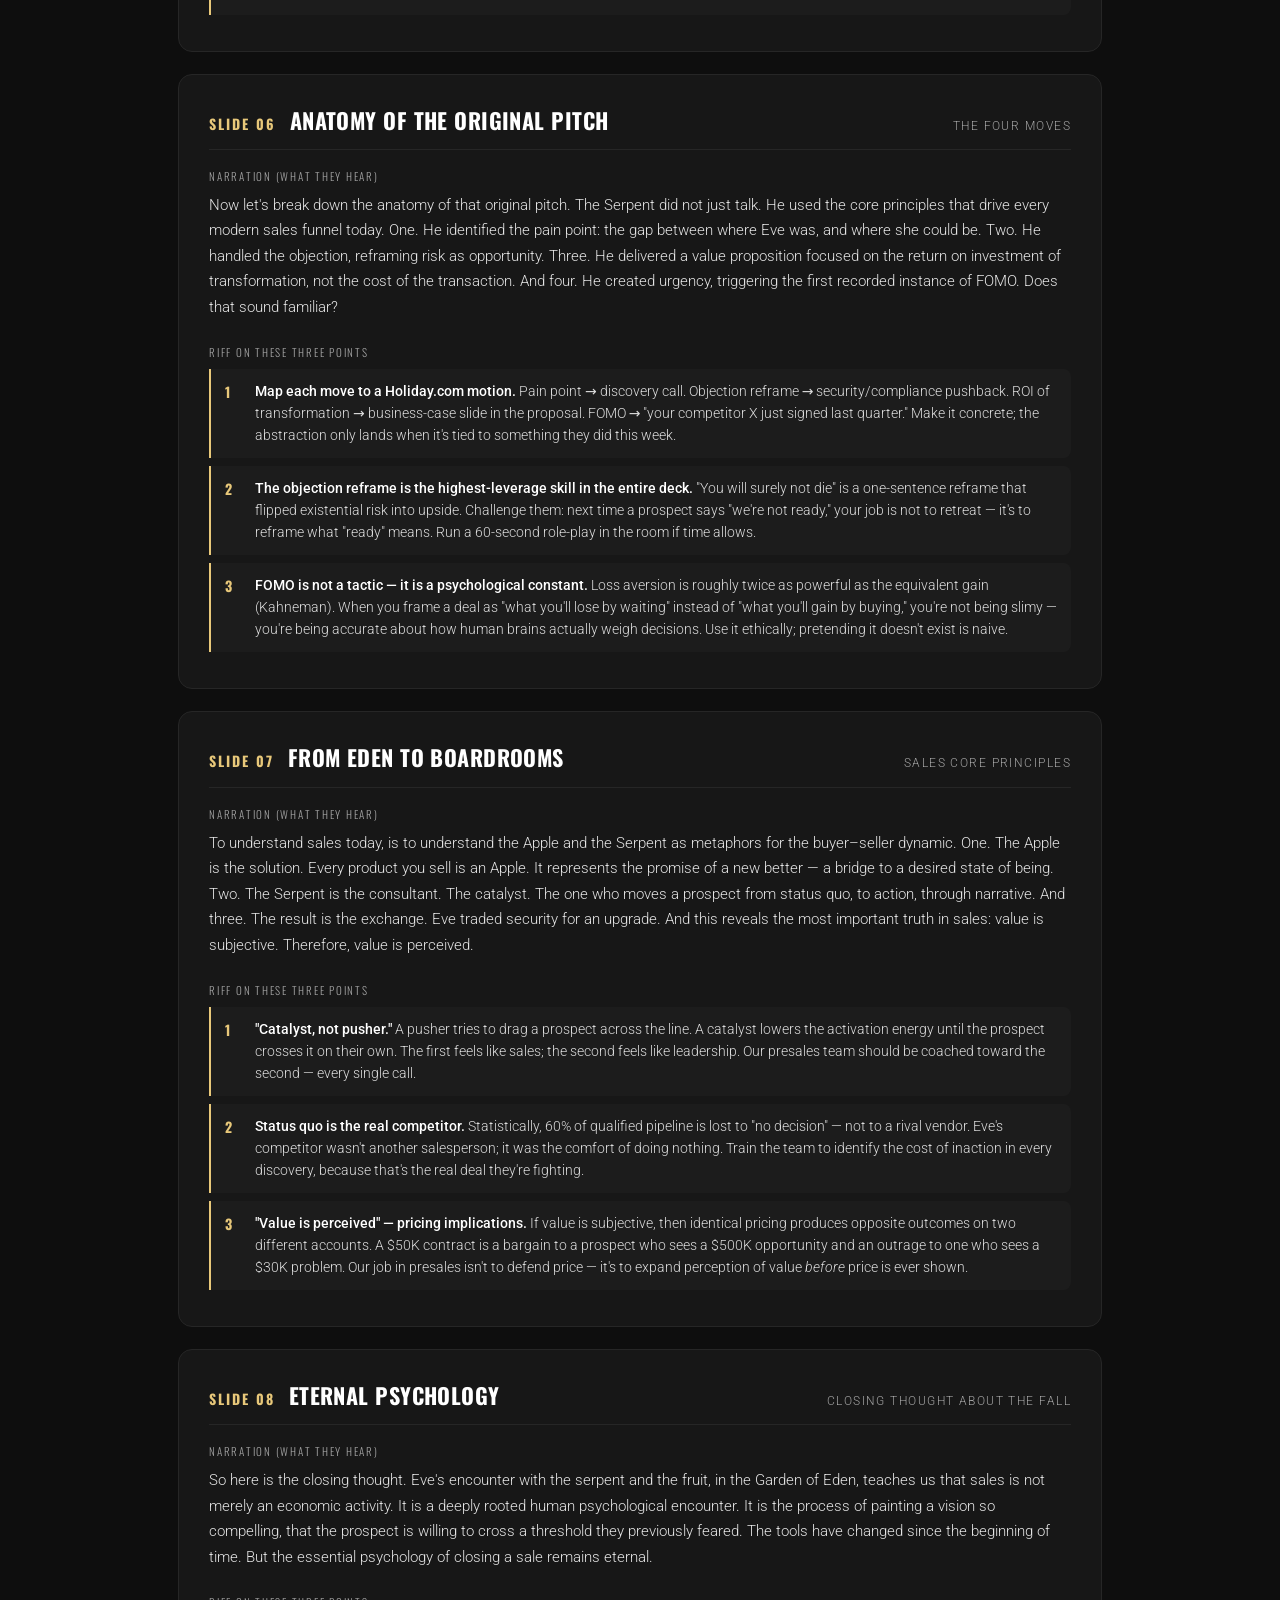
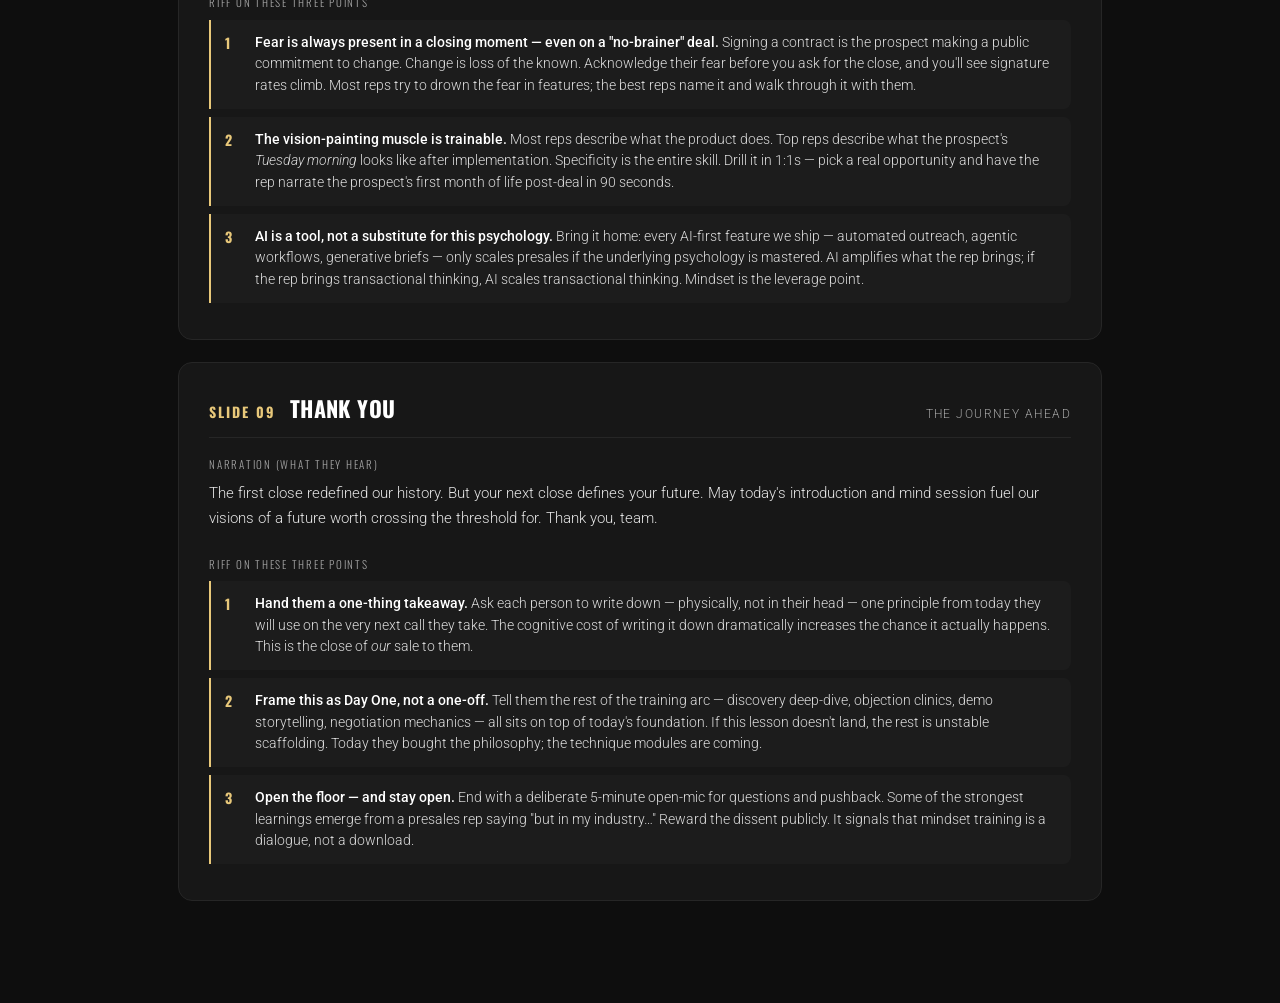
<file: sales-enablement/project/Trainer Notes.html>
<!doctype html>
<html lang="en">
<head>
<meta charset="utf-8">
<title>Trainer Notes — The Genesis of Sales (Internal)</title>
<meta name="robots" content="noindex,nofollow,noarchive">
<meta name="viewport" content="width=device-width,initial-scale=1">
<link rel="preconnect" href="https://fonts.googleapis.com">
<link rel="preconnect" href="https://fonts.gstatic.com" crossorigin>
<link href="https://fonts.googleapis.com/css2?family=Oswald:wght@500;700&family=Roboto:ital,wght@0,300;0,400;0,500;0,700;1,400&display=swap" rel="stylesheet">
<style>
  :root {
    --bg:#0e0e0e; --card:#171717; --border:#262626;
    --ink:#f4f4f4; --muted:#a3a3a3; --accent:#e8c87a;
  }
  * { box-sizing: border-box; }
  html, body { background: var(--bg); color: var(--ink); margin: 0; padding: 0; }
  body { font-family: 'Roboto', system-ui, sans-serif; font-weight: 300; line-height: 1.55; }

  .topbar {
    position: sticky; top: 0; z-index: 10;
    background: rgba(14,14,14,0.92);
    backdrop-filter: blur(14px);
    border-bottom: 1px solid var(--border);
    padding: 14px 28px;
    display: flex; align-items: center; gap: 16px;
  }
  .topbar .lock {
    display: inline-flex; align-items: center; gap: 6px;
    font-size: 11px; letter-spacing: 0.16em; text-transform: uppercase;
    color: var(--accent);
    border: 1px solid rgba(232,200,122,0.3);
    padding: 4px 10px;
    border-radius: 999px;
  }
  .topbar h1 {
    font-family: 'Oswald', sans-serif;
    font-weight: 700;
    text-transform: uppercase;
    letter-spacing: 0.04em;
    font-size: 18px;
    margin: 0;
    color: #fff;
  }
  .topbar .meta {
    margin-left: auto;
    font-size: 12px;
    color: var(--muted);
  }
  .topbar button {
    background: transparent;
    color: var(--ink);
    border: 1px solid var(--border);
    padding: 6px 12px;
    font: inherit;
    font-size: 12px;
    border-radius: 999px;
    cursor: pointer;
    letter-spacing: 0.06em;
    text-transform: uppercase;
  }
  .topbar button:hover { background: rgba(255,255,255,0.05); }

  .wrap {
    max-width: 980px;
    margin: 0 auto;
    padding: 28px 28px 80px;
  }

  .lead {
    background: linear-gradient(180deg, rgba(232,200,122,0.06), rgba(232,200,122,0));
    border: 1px solid rgba(232,200,122,0.18);
    border-radius: 14px;
    padding: 22px 24px;
    margin-bottom: 32px;
  }
  .lead h2 {
    font-family: 'Oswald', sans-serif;
    text-transform: uppercase;
    font-size: 22px;
    margin: 0 0 10px 0;
    letter-spacing: 0.04em;
  }
  .lead p { margin: 0; color: var(--muted); font-size: 14px; }
  .lead strong { color: var(--ink); font-weight: 500; }

  .slide {
    background: var(--card);
    border: 1px solid var(--border);
    border-radius: 14px;
    padding: 28px 30px;
    margin-bottom: 22px;
    page-break-inside: avoid;
  }
  .slide-head {
    display: flex; align-items: baseline; gap: 14px;
    border-bottom: 1px solid var(--border);
    padding-bottom: 12px;
    margin-bottom: 18px;
  }
  .slide-num {
    font-family: 'Oswald', sans-serif;
    font-weight: 700;
    font-size: 14px;
    color: var(--accent);
    letter-spacing: 0.14em;
    text-transform: uppercase;
  }
  .slide-title {
    font-family: 'Oswald', sans-serif;
    font-weight: 700;
    font-size: 22px;
    margin: 0;
    letter-spacing: 0.02em;
    text-transform: uppercase;
    color: #fff;
  }
  .slide-sub {
    margin-left: auto;
    font-size: 12px;
    color: var(--muted);
    text-transform: uppercase;
    letter-spacing: 0.12em;
  }
  .label {
    font-family: 'Oswald', sans-serif;
    font-size: 11px;
    text-transform: uppercase;
    letter-spacing: 0.16em;
    color: var(--muted);
    margin: 0 0 8px 0;
  }
  .narration {
    font-size: 15px;
    color: #e4e4e4;
    line-height: 1.7;
    margin: 0 0 24px 0;
  }
  .riffs { margin: 0; padding-left: 0; list-style: none; }
  .riffs li {
    position: relative;
    padding: 12px 14px 12px 44px;
    margin-bottom: 8px;
    background: rgba(255,255,255,0.025);
    border-left: 2px solid var(--accent);
    border-radius: 0 8px 8px 0;
    font-size: 14px;
    color: #dcdcdc;
  }
  .riffs li::before {
    counter-increment: riff;
    content: counter(riff);
    position: absolute;
    left: 14px; top: 12px;
    font-family: 'Oswald', sans-serif;
    color: var(--accent);
    font-weight: 700;
    font-size: 14px;
  }
  .riffs { counter-reset: riff; }
  .riffs li strong { color: #fff; font-weight: 500; }

  /* Print — page per slide */
  @media print {
    @page { margin: 12mm; size: auto; }
    body { background: #fff; color: #000; }
    .topbar { display: none; }
    .lead { background: #faf6e8; border-color: #d8c890; color: #000; }
    .lead p { color: #444; }
    .slide {
      background: #fff;
      border: 1px solid #ddd;
      page-break-after: always;
      box-shadow: none;
    }
    .slide:last-child { page-break-after: auto; }
    .slide-title, .topbar h1 { color: #000; }
    .narration { color: #222; }
    .riffs li {
      background: #fafafa;
      border-left-color: #b08a2e;
      color: #222;
    }
    .riffs li strong { color: #000; }
    .slide-num, .riffs li::before { color: #b08a2e; }
    .label, .slide-sub { color: #555; }
  }
</style>
</head>
<body>

<div class="topbar">
  <span class="lock">🔒 Trainer-only · Do not publish</span>
  <h1>The Genesis of Sales — Trainer Notes</h1>
  <span class="meta">9 slides · narration script + elaboration cues</span>
  <button onclick="window.print()">Print / Save PDF</button>
</div>

<div class="wrap">

  <div class="lead">
    <h2>How to use this document</h2>
    <p>
      This file is your private companion to <strong>Sales Training.html</strong>. It is
      <strong>not linked from the deck and is not part of the published website</strong> —
      keep it on your local drive or share it only with trainers. For each slide you'll
      find <strong>the narration script</strong> (what the on-screen voice will say) followed
      by <strong>three elaboration cues</strong> you can riff on live to reinforce the message,
      pull in real-world examples, or pause for audience interaction.
    </p>
  </div>

  <!-- ============== Slide 1 ============== -->
  <section class="slide">
    <header class="slide-head">
      <span class="slide-num">Slide 01</span>
      <h2 class="slide-title">Introduction — Opening the Session</h2>
      <span class="slide-sub">Setting the foundation</span>
    </header>
    <p class="label">Narration (what they hear)</p>
    <p class="narration">
      Welcome to the team. Before we dive into the deep-rooted psychological dynamics of
      sales, let's establish our foundation. This session is designed to fearlessly explore
      the evolution of persuasion — from ancient narratives, all the way to the modern AI-first
      environments we operate in today. As the saying goes: great things in business are never
      done by one person. They are done by a team of people. And that is exactly what this
      session is about: aligning all of us, as one team, on the timeless mechanics of how
      human beings buy.
    </p>
    <p class="label">Riff on these three points</p>
    <ol class="riffs">
      <li><strong>This is mindset training, not product training.</strong> Make it clear that nothing in this session is about Holiday.com features or pricing — it's about rewiring how each presales person thinks about persuasion before they ever open their laptop on a discovery call.</li>
      <li><strong>Persuasion has always been the same skill.</strong> The medium changes — fire-side stories, town criers, Mad Men ads, LinkedIn DMs, AI-generated outbound — but the underlying psychology of how a human decides to say yes hasn't moved an inch in 4,000 years. Anchor the audience: master the psychology and every new tool becomes a multiplier instead of a crutch.</li>
      <li><strong>"One team" is a commitment, not a slogan.</strong> Call out that everyone in the room — AEs, SEs, SDRs, leadership — handles the same prospect's psychology at different points in the funnel. A misaligned story across roles is the #1 reason deals stall. Today is about a shared mental model.</li>
    </ol>
  </section>

  <!-- ============== Slide 2 ============== -->
  <section class="slide">
    <header class="slide-head">
      <span class="slide-num">Slide 02</span>
      <h2 class="slide-title">What is $ales?</h2>
      <span class="slide-sub">Provocation / discussion</span>
    </header>
    <p class="label">Narration (what they hear)</p>
    <p class="narration">
      So let's start with the most basic question of all. What is sales? Take a moment and
      really sit with it. You will notice the dollar sign hidden inside the word, and that's
      the trap. Most people see sales as transactions. As money changing hands. But the answer
      goes far, far deeper than that. Let's open it up.
    </p>
    <p class="label">Riff on these three points</p>
    <ol class="riffs">
      <li><strong>Make them say it out loud.</strong> This is the only slide where you should physically pause. Ask 2–3 people in the room "in one sentence — what is sales?" Capture the variety. You'll get everything from "closing deals" to "helping people." That spread is the lesson: we don't have a shared definition, and yet we expect ourselves to execute as one team.</li>
      <li><strong>The dollar-sign trap is real.</strong> When a presales person sees sales as money-in, they start optimising for the close. When they see it as value exchange, they start optimising for the customer's transformation — and revenue follows. Reps who carry the dollar-sign mindset hit quota; reps who carry the value-exchange mindset get promoted.</li>
      <li><strong>Tease the next slide deliberately.</strong> Say something like "Hold your definition in your head — I want to see how close you got." Builds anticipation and rewards the room for engaging with the question instead of zoning out.</li>
    </ol>
  </section>

  <!-- ============== Slide 3 ============== -->
  <section class="slide">
    <header class="slide-head">
      <span class="slide-num">Slide 03</span>
      <h2 class="slide-title">What Really Is Sales?</h2>
      <span class="slide-sub">Defining the discipline</span>
    </header>
    <p class="label">Narration (what they hear)</p>
    <p class="narration">
      Sales is not just a transaction. It is the art, and the science, of human persuasion,
      and the exchange of value. It is about identifying a need, reframing perspectives, and
      enabling a transformation, from a current state, to a desired future state. At its core,
      every sales interaction is a psychological bridge between a problem and a solution,
      built on trust and strategic communication. That is the discipline we are really
      practicing every single day.
    </p>
    <p class="label">Riff on these three points</p>
    <ol class="riffs">
      <li><strong>Art AND science — not one or the other.</strong> The "art" is the empathy, the framing, the timing of a pause on a call. The "science" is the repeatable methodology: discovery framework, MEDDIC, qualification gates, forecast hygiene. Reps who lean only on art are inconsistent; reps who lean only on science are robotic. We hire for both.</li>
      <li><strong>"From current state to desired future state" is the only sentence that matters.</strong> If a rep can't articulate the prospect's current state and desired future state in one breath, they don't have a deal — they have a feature demo waiting to die. Encourage everyone to write this on the inside cover of their notebook.</li>
      <li><strong>Trust is the rate-limiter on every deal.</strong> Walk through the equation: speed of close = depth of trust ÷ size of perceived risk. You cannot push a number up; you can only build trust faster or shrink perceived risk. That reframes every objection-handling moment going forward.</li>
    </ol>
  </section>

  <!-- ============== Slide 4 ============== -->
  <section class="slide">
    <header class="slide-head">
      <span class="slide-num">Slide 04</span>
      <h2 class="slide-title">Disclaimer</h2>
      <span class="slide-sub">Perspective &amp; agnostic intent</span>
    </header>
    <p class="label">Narration (what they hear)</p>
    <p class="narration">
      A quick disclaimer before we go deeper. The biblical references I am about to use are
      not intended to attack or degrade any religious group, culture, or belief. From an
      agnostic viewpoint, these references serve as a fearless anchoring of glaring narrative
      facts found within an ancient written text that has existed for millennia. The goal is
      simple: to explore the deep-rooted psychological dynamics of the human mind, and what
      may very well be the first recorded sales transaction in history.
    </p>
    <p class="label">Riff on these three points</p>
    <ol class="riffs">
      <li><strong>Say this slowly and look around the room.</strong> Don't rush it. Acknowledge that the next four slides use Eden as a vehicle, not a doctrine. If anyone is visibly uncomfortable, offer them the room to opt out without judgement. Respect earns you permission to teach.</li>
      <li><strong>Why this story and not another?</strong> Mesopotamian markets, Phoenician traders, the Silk Road — all great examples, but they're transactional. Eden is the only documented narrative we have where you can see the <em>psychology of persuasion</em> dissected step by step. That's why it's our case study, regardless of faith.</li>
      <li><strong>Set the analytical frame.</strong> Tell them: from this point on, we're not reading scripture, we're reading a sales transcript. Anything I describe is a behaviour you'll see on a Zoom call this quarter. The costumes change; the choreography doesn't.</li>
    </ol>
  </section>

  <!-- ============== Slide 5 ============== -->
  <section class="slide">
    <header class="slide-head">
      <span class="slide-num">Slide 05</span>
      <h2 class="slide-title">The First "Close"</h2>
      <span class="slide-sub">The masterclass in persuasion</span>
    </header>
    <p class="label">Narration (what they hear)</p>
    <p class="narration">
      While historians look to Mesopotamian markets, the Silk Road, and so on, the true black
      and white origin of sales traces back to a garden. And a masterclass in persuasion. The
      setting: The Garden of Eden. The salesperson: The Serpent. The prospect: Eve. And the
      product: the Apple, which represents knowledge. The first ever closed-won deal happened
      in the Garden of Eden, when the serpent pitched the world to Eve.
    </p>
    <p class="label">Riff on these three points</p>
    <ol class="riffs">
      <li><strong>The Serpent did discovery first.</strong> Most reps skip this. The Serpent didn't open with "buy my apple" — he opened with a <em>question</em>: "Did God really say…?" That's textbook open-ended discovery. He surfaced an assumption before he ever proposed a solution. Drive home: no discovery, no deal.</li>
      <li><strong>Eve was already qualified before the pitch.</strong> She had budget (free will), authority (decision-maker in her own right), and a latent need (curiosity). The Serpent didn't create demand — he <em>uncovered</em> it. Most lost deals in our pipeline today are reps trying to manufacture a need in an unqualified account.</li>
      <li><strong>The product was knowledge — not the apple.</strong> The apple is the SKU; the transformation is the value. Ask the room: "What does Holiday.com actually sell? Trips? Or the freedom to disappear?" Anchor that every product they sell has a tangible shell and an emotional core, and the close happens on the emotional core.</li>
    </ol>
  </section>

  <!-- ============== Slide 6 ============== -->
  <section class="slide">
    <header class="slide-head">
      <span class="slide-num">Slide 06</span>
      <h2 class="slide-title">Anatomy of the Original Pitch</h2>
      <span class="slide-sub">The four moves</span>
    </header>
    <p class="label">Narration (what they hear)</p>
    <p class="narration">
      Now let's break down the anatomy of that original pitch. The Serpent did not just talk.
      He used the core principles that drive every modern sales funnel today. One. He
      identified the pain point: the gap between where Eve was, and where she could be. Two.
      He handled the objection, reframing risk as opportunity. Three. He delivered a value
      proposition focused on the return on investment of transformation, not the cost of the
      transaction. And four. He created urgency, triggering the first recorded instance of
      FOMO. Does that sound familiar?
    </p>
    <p class="label">Riff on these three points</p>
    <ol class="riffs">
      <li><strong>Map each move to a Holiday.com motion.</strong> Pain point → discovery call. Objection reframe → security/compliance pushback. ROI of transformation → business-case slide in the proposal. FOMO → "your competitor X just signed last quarter." Make it concrete; the abstraction only lands when it's tied to something they did this week.</li>
      <li><strong>The objection reframe is the highest-leverage skill in the entire deck.</strong> "You will surely not die" is a one-sentence reframe that flipped existential risk into upside. Challenge them: next time a prospect says "we're not ready," your job is not to retreat — it's to reframe what "ready" means. Run a 60-second role-play in the room if time allows.</li>
      <li><strong>FOMO is not a tactic — it is a psychological constant.</strong> Loss aversion is roughly twice as powerful as the equivalent gain (Kahneman). When you frame a deal as "what you'll lose by waiting" instead of "what you'll gain by buying," you're not being slimy — you're being accurate about how human brains actually weigh decisions. Use it ethically; pretending it doesn't exist is naive.</li>
    </ol>
  </section>

  <!-- ============== Slide 7 ============== -->
  <section class="slide">
    <header class="slide-head">
      <span class="slide-num">Slide 07</span>
      <h2 class="slide-title">From Eden to Boardrooms</h2>
      <span class="slide-sub">Sales core principles</span>
    </header>
    <p class="label">Narration (what they hear)</p>
    <p class="narration">
      To understand sales today, is to understand the Apple and the Serpent as metaphors for
      the buyer–seller dynamic. One. The Apple is the solution. Every product you sell is an
      Apple. It represents the promise of a new better — a bridge to a desired state of being.
      Two. The Serpent is the consultant. The catalyst. The one who moves a prospect from
      status quo, to action, through narrative. And three. The result is the exchange. Eve
      traded security for an upgrade. And this reveals the most important truth in sales:
      value is subjective. Therefore, value is perceived.
    </p>
    <p class="label">Riff on these three points</p>
    <ol class="riffs">
      <li><strong>"Catalyst, not pusher."</strong> A pusher tries to drag a prospect across the line. A catalyst lowers the activation energy until the prospect crosses it on their own. The first feels like sales; the second feels like leadership. Our presales team should be coached toward the second — every single call.</li>
      <li><strong>Status quo is the real competitor.</strong> Statistically, 60% of qualified pipeline is lost to "no decision" — not to a rival vendor. Eve's competitor wasn't another salesperson; it was the comfort of doing nothing. Train the team to identify the cost of inaction in every discovery, because that's the real deal they're fighting.</li>
      <li><strong>"Value is perceived" — pricing implications.</strong> If value is subjective, then identical pricing produces opposite outcomes on two different accounts. A $50K contract is a bargain to a prospect who sees a $500K opportunity and an outrage to one who sees a $30K problem. Our job in presales isn't to defend price — it's to expand perception of value <em>before</em> price is ever shown.</li>
    </ol>
  </section>

  <!-- ============== Slide 8 ============== -->
  <section class="slide">
    <header class="slide-head">
      <span class="slide-num">Slide 08</span>
      <h2 class="slide-title">Eternal Psychology</h2>
      <span class="slide-sub">Closing thought about the fall</span>
    </header>
    <p class="label">Narration (what they hear)</p>
    <p class="narration">
      So here is the closing thought. Eve's encounter with the serpent and the fruit, in the
      Garden of Eden, teaches us that sales is not merely an economic activity. It is a deeply
      rooted human psychological encounter. It is the process of painting a vision so
      compelling, that the prospect is willing to cross a threshold they previously feared.
      The tools have changed since the beginning of time. But the essential psychology of
      closing a sale remains eternal.
    </p>
    <p class="label">Riff on these three points</p>
    <ol class="riffs">
      <li><strong>Fear is always present in a closing moment — even on a "no-brainer" deal.</strong> Signing a contract is the prospect making a public commitment to change. Change is loss of the known. Acknowledge their fear before you ask for the close, and you'll see signature rates climb. Most reps try to drown the fear in features; the best reps name it and walk through it with them.</li>
      <li><strong>The vision-painting muscle is trainable.</strong> Most reps describe what the product does. Top reps describe what the prospect's <em>Tuesday morning</em> looks like after implementation. Specificity is the entire skill. Drill it in 1:1s — pick a real opportunity and have the rep narrate the prospect's first month of life post-deal in 90 seconds.</li>
      <li><strong>AI is a tool, not a substitute for this psychology.</strong> Bring it home: every AI-first feature we ship — automated outreach, agentic workflows, generative briefs — only scales presales if the underlying psychology is mastered. AI amplifies what the rep brings; if the rep brings transactional thinking, AI scales transactional thinking. Mindset is the leverage point.</li>
    </ol>
  </section>

  <!-- ============== Slide 9 ============== -->
  <section class="slide">
    <header class="slide-head">
      <span class="slide-num">Slide 09</span>
      <h2 class="slide-title">Thank You</h2>
      <span class="slide-sub">The journey ahead</span>
    </header>
    <p class="label">Narration (what they hear)</p>
    <p class="narration">
      The first close redefined our history. But your next close defines your future. May
      today's introduction and mind session fuel our visions of a future worth crossing the
      threshold for. Thank you, team.
    </p>
    <p class="label">Riff on these three points</p>
    <ol class="riffs">
      <li><strong>Hand them a one-thing takeaway.</strong> Ask each person to write down — physically, not in their head — one principle from today they will use on the very next call they take. The cognitive cost of writing it down dramatically increases the chance it actually happens. This is the close of <em>our</em> sale to them.</li>
      <li><strong>Frame this as Day One, not a one-off.</strong> Tell them the rest of the training arc — discovery deep-dive, objection clinics, demo storytelling, negotiation mechanics — all sits on top of today's foundation. If this lesson doesn't land, the rest is unstable scaffolding. Today they bought the philosophy; the technique modules are coming.</li>
      <li><strong>Open the floor — and stay open.</strong> End with a deliberate 5-minute open-mic for questions and pushback. Some of the strongest learnings emerge from a presales rep saying "but in my industry…" Reward the dissent publicly. It signals that mindset training is a dialogue, not a download.</li>
    </ol>
  </section>

</div>

</body>
</html>
</file>
<file: sales-enablement/project/activities.css>
/* Activity-slide styling. Activities sit inside <section data-activity="...">
   that are children of <deck-stage>. Each section is 1920x1080 like a content slide. */

deck-stage > section[data-activity] {
  position: relative;
  width: 1920px;
  height: 1080px;
  background:
    radial-gradient(ellipse at 20% 10%, rgba(232,200,122,0.12), transparent 60%),
    radial-gradient(ellipse at 80% 90%, rgba(232,200,122,0.06), transparent 55%),
    #0a0a0a;
  color: #fff;
  overflow: hidden;
  font-family: 'Roboto', system-ui, sans-serif;
}

deck-stage > section[data-activity] .brand {
  position: absolute;
  top: 0; left: 0;
  padding: 19px;
  font-family: 'Oswald', sans-serif;
  font-weight: 500;
  font-size: 38px;
  color: rgba(255,255,255,0.85);
  z-index: 5;
}

deck-stage > section[data-activity] .activity-root {
  position: absolute;
  inset: 110px 120px 80px 120px;
  display: flex;
  flex-direction: column;
}

.act-shell {
  flex: 1;
  display: flex;
  flex-direction: column;
  gap: 18px;
  background: rgba(255,255,255,0.025);
  border: 1px solid rgba(255,255,255,0.08);
  border-radius: 24px;
  padding: 40px 56px 32px;
  box-shadow: 0 30px 80px rgba(0,0,0,0.4);
  transition: box-shadow 600ms, transform 600ms;
  min-height: 0;
  overflow: hidden;
}
.act-shell.is-pulse {
  box-shadow: 0 30px 80px rgba(232,200,122,0.35), 0 0 0 2px rgba(232,200,122,0.45) inset;
}

.act-eyebrow {
  font-family: 'Oswald', sans-serif;
  font-size: 26px;
  letter-spacing: 0.22em;
  text-transform: uppercase;
  color: #e8c87a;
}

.act-title {
  font-family: 'Oswald', sans-serif;
  font-weight: 700;
  font-size: 72px;
  line-height: 0.95;
  letter-spacing: 0.01em;
  text-transform: uppercase;
  margin: 0;
  color: #fff;
}

.act-sub {
  font-size: 26px;
  line-height: 1.4;
  color: rgba(255,255,255,0.75);
  max-width: 1400px;
  margin: 0;
  font-weight: 300;
}

/* -------- Match the Move -------- */
.act-board {
  display: grid;
  grid-template-columns: 1.1fr 0.9fr;
  gap: 32px;
  margin-top: 4px;
  flex: 1;
  min-height: 0;
  overflow: hidden;
}
.act-col {
  display: flex;
  flex-direction: column;
  gap: 12px;
  min-height: 0;
  overflow: hidden;
}
.act-col-h {
  font-family: 'Oswald', sans-serif;
  font-size: 24px;
  letter-spacing: 0.2em;
  text-transform: uppercase;
  color: rgba(255,255,255,0.55);
}
.act-snippets, .act-moves {
  display: flex;
  flex-direction: column;
  gap: 12px;
  min-height: 0;
  overflow: auto;
}

.act-snip {
  text-align: left;
  background: rgba(255,255,255,0.05);
  border: 1.5px solid rgba(255,255,255,0.1);
  border-radius: 16px;
  padding: 16px 22px;
  color: #fff;
  font: inherit;
  font-size: 24px;
  line-height: 1.4;
  cursor: pointer;
  transition: all 180ms ease;
  display: flex;
  flex-direction: column;
  gap: 8px;
}
.act-snip:hover { background: rgba(255,255,255,0.08); border-color: rgba(255,255,255,0.2); }
.act-snip.is-selected {
  background: rgba(232,200,122,0.12);
  border-color: rgba(232,200,122,0.55);
  box-shadow: 0 0 0 3px rgba(232,200,122,0.2);
}
.act-snip.is-correct {
  background: rgba(126,211,158,0.08);
  border-color: rgba(126,211,158,0.5);
  cursor: default;
}
.act-snip.is-wrong {
  background: rgba(232,90,90,0.1);
  border-color: rgba(232,90,90,0.55);
  animation: shake 0.4s ease;
}
@keyframes shake {
  0%, 100% { transform: translateX(0); }
  20% { transform: translateX(-6px); }
  40% { transform: translateX(6px); }
  60% { transform: translateX(-3px); }
  80% { transform: translateX(3px); }
}

.act-snip-tag {
  font-family: 'Oswald', sans-serif;
  font-size: 18px;
  letter-spacing: 0.18em;
  text-transform: uppercase;
  color: rgba(255,255,255,0.45);
  align-self: flex-start;
}
.act-snip-tag.is-correct { color: #7ed39e; }

.act-move {
  text-align: left;
  background: rgba(255,255,255,0.04);
  border: 1.5px solid rgba(255,255,255,0.1);
  border-radius: 16px;
  padding: 18px 24px;
  color: #fff;
  font: inherit;
  cursor: pointer;
  transition: all 180ms ease;
  display: flex;
  flex-direction: column;
  gap: 4px;
}
.act-move:hover { background: rgba(255,255,255,0.08); border-color: rgba(232,200,122,0.4); }
.act-move-label {
  font-family: 'Oswald', sans-serif;
  font-weight: 700;
  font-size: 32px;
  letter-spacing: 0.03em;
  color: #fff;
}
.act-move-hint {
  font-size: 20px;
  color: rgba(255,255,255,0.6);
  font-weight: 300;
  line-height: 1.3;
}

/* -------- Pledge -------- */
.act-pledge {
  display: flex;
  flex-direction: column;
  gap: 22px;
  margin-top: 6px;
  flex: 1;
  min-height: 0;
  overflow: auto;
}
.act-pledge-row {
  display: grid;
  grid-template-columns: 80px 1fr;
  grid-template-rows: auto auto;
  column-gap: 24px;
  row-gap: 8px;
  align-items: start;
}
.act-pledge-n {
  grid-row: 1 / span 2;
  font-family: 'Oswald', sans-serif;
  font-weight: 700;
  color: #e8c87a;
  font-size: 40px;
  letter-spacing: 0.06em;
  padding-top: 4px;
}
.act-pledge-label {
  font-size: 24px;
  color: rgba(255,255,255,0.85);
  font-weight: 400;
}
.act-pledge-row textarea {
  grid-column: 2;
  background: rgba(255,255,255,0.04);
  border: 1.5px solid rgba(255,255,255,0.12);
  border-radius: 12px;
  padding: 14px 18px;
  color: #fff;
  font: inherit;
  font-size: 24px;
  font-family: 'Roboto', sans-serif;
  font-weight: 300;
  line-height: 1.4;
  resize: vertical;
  min-height: 64px;
  outline: none;
  transition: border-color 180ms, background 180ms;
}
.act-pledge-row textarea:focus {
  border-color: rgba(232,200,122,0.55);
  background: rgba(255,255,255,0.06);
}
.act-pledge-row textarea::placeholder {
  color: rgba(255,255,255,0.3);
  font-style: italic;
}
.act-pledge-actions {
  display: flex;
  gap: 14px;
  align-items: center;
}

/* -------- Footer + controls -------- */
.act-footer {
  display: flex;
  justify-content: space-between;
  align-items: center;
  gap: 24px;
  padding-top: 12px;
  border-top: 1px solid rgba(255,255,255,0.08);
  flex-shrink: 0;
}
.act-status {
  font-size: 22px;
  color: rgba(255,255,255,0.6);
  font-weight: 300;
  flex: 1;
  min-width: 0;
}
.act-status.is-success {
  color: #9ee5a8;
}
.act-continue {
  background: rgba(255,255,255,0.06);
  color: rgba(255,255,255,0.4);
  border: 1.5px solid rgba(255,255,255,0.12);
  border-radius: 999px;
  padding: 16px 32px;
  font: inherit;
  font-size: 22px;
  font-family: 'Oswald', sans-serif;
  letter-spacing: 0.06em;
  text-transform: uppercase;
  cursor: not-allowed;
  transition: all 220ms ease;
  flex-shrink: 0;
}
.act-continue.is-ready {
  background: #e8c87a;
  color: #111;
  border-color: #e8c87a;
  cursor: pointer;
  box-shadow: 0 8px 28px rgba(232,200,122,0.35);
}
.act-continue.is-ready:hover { transform: translateY(-1px); }
.act-continue[hidden] { display: none; }
/* Gentle pulse to draw the eye when proceed appears. */
@keyframes act-proceed-pulse {
  0%   { box-shadow: 0 8px 28px rgba(232,200,122,0.35), 0 0 0 0 rgba(232,200,122,0.6); }
  70%  { box-shadow: 0 8px 28px rgba(232,200,122,0.35), 0 0 0 14px rgba(232,200,122,0); }
  100% { box-shadow: 0 8px 28px rgba(232,200,122,0.35), 0 0 0 0 rgba(232,200,122,0); }
}
.act-continue.is-pulse {
  animation: act-proceed-pulse 1.6s ease-out 2;
}
.act-continue.is-saved {
  background: #7ed39e;
  border-color: #7ed39e;
  color: #0a0a0a;
}

.act-secondary {
  background: transparent;
  color: rgba(255,255,255,0.7);
  border: 1px solid rgba(255,255,255,0.18);
  border-radius: 999px;
  padding: 14px 22px;
  font: inherit;
  font-size: 18px;
  font-family: 'Oswald', sans-serif;
  letter-spacing: 0.08em;
  text-transform: uppercase;
  cursor: pointer;
  transition: all 180ms ease;
  flex-shrink: 0;
}
.act-secondary:hover { background: rgba(255,255,255,0.06); color: #fff; }
</file>
